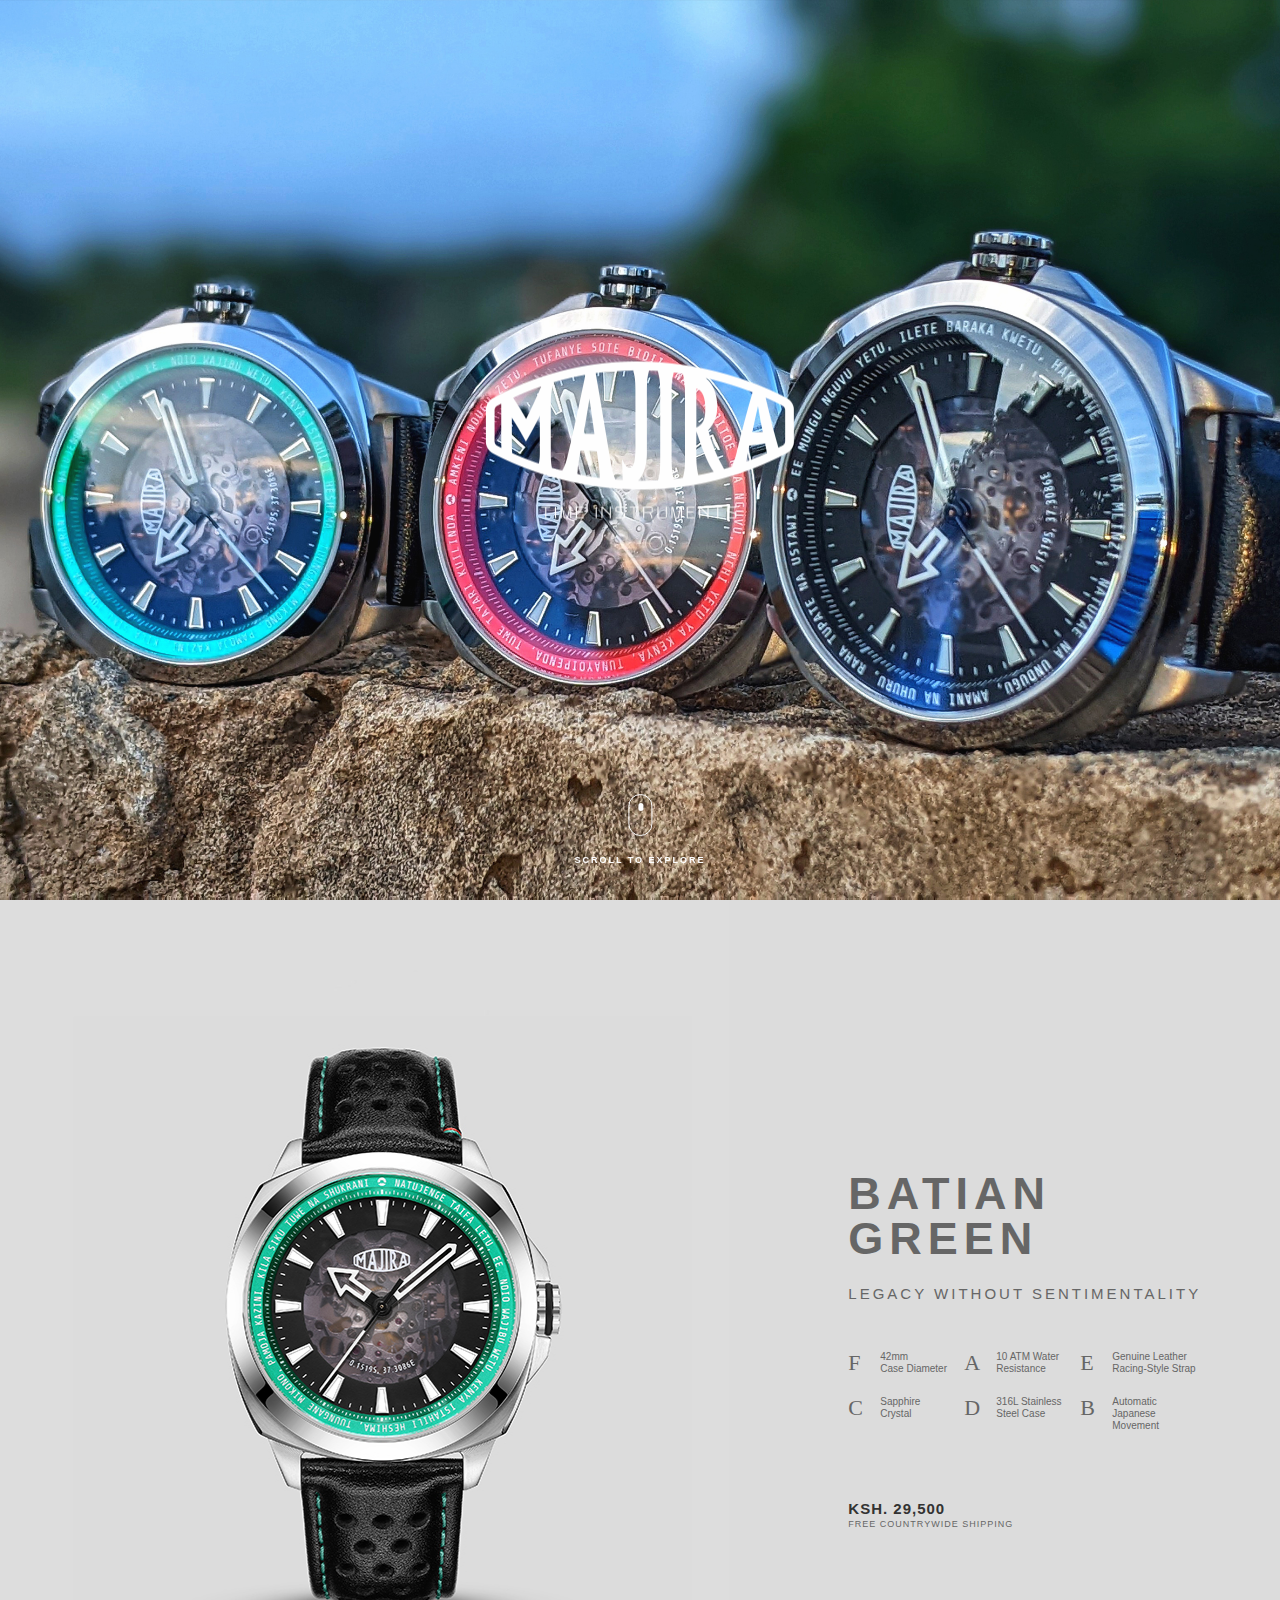
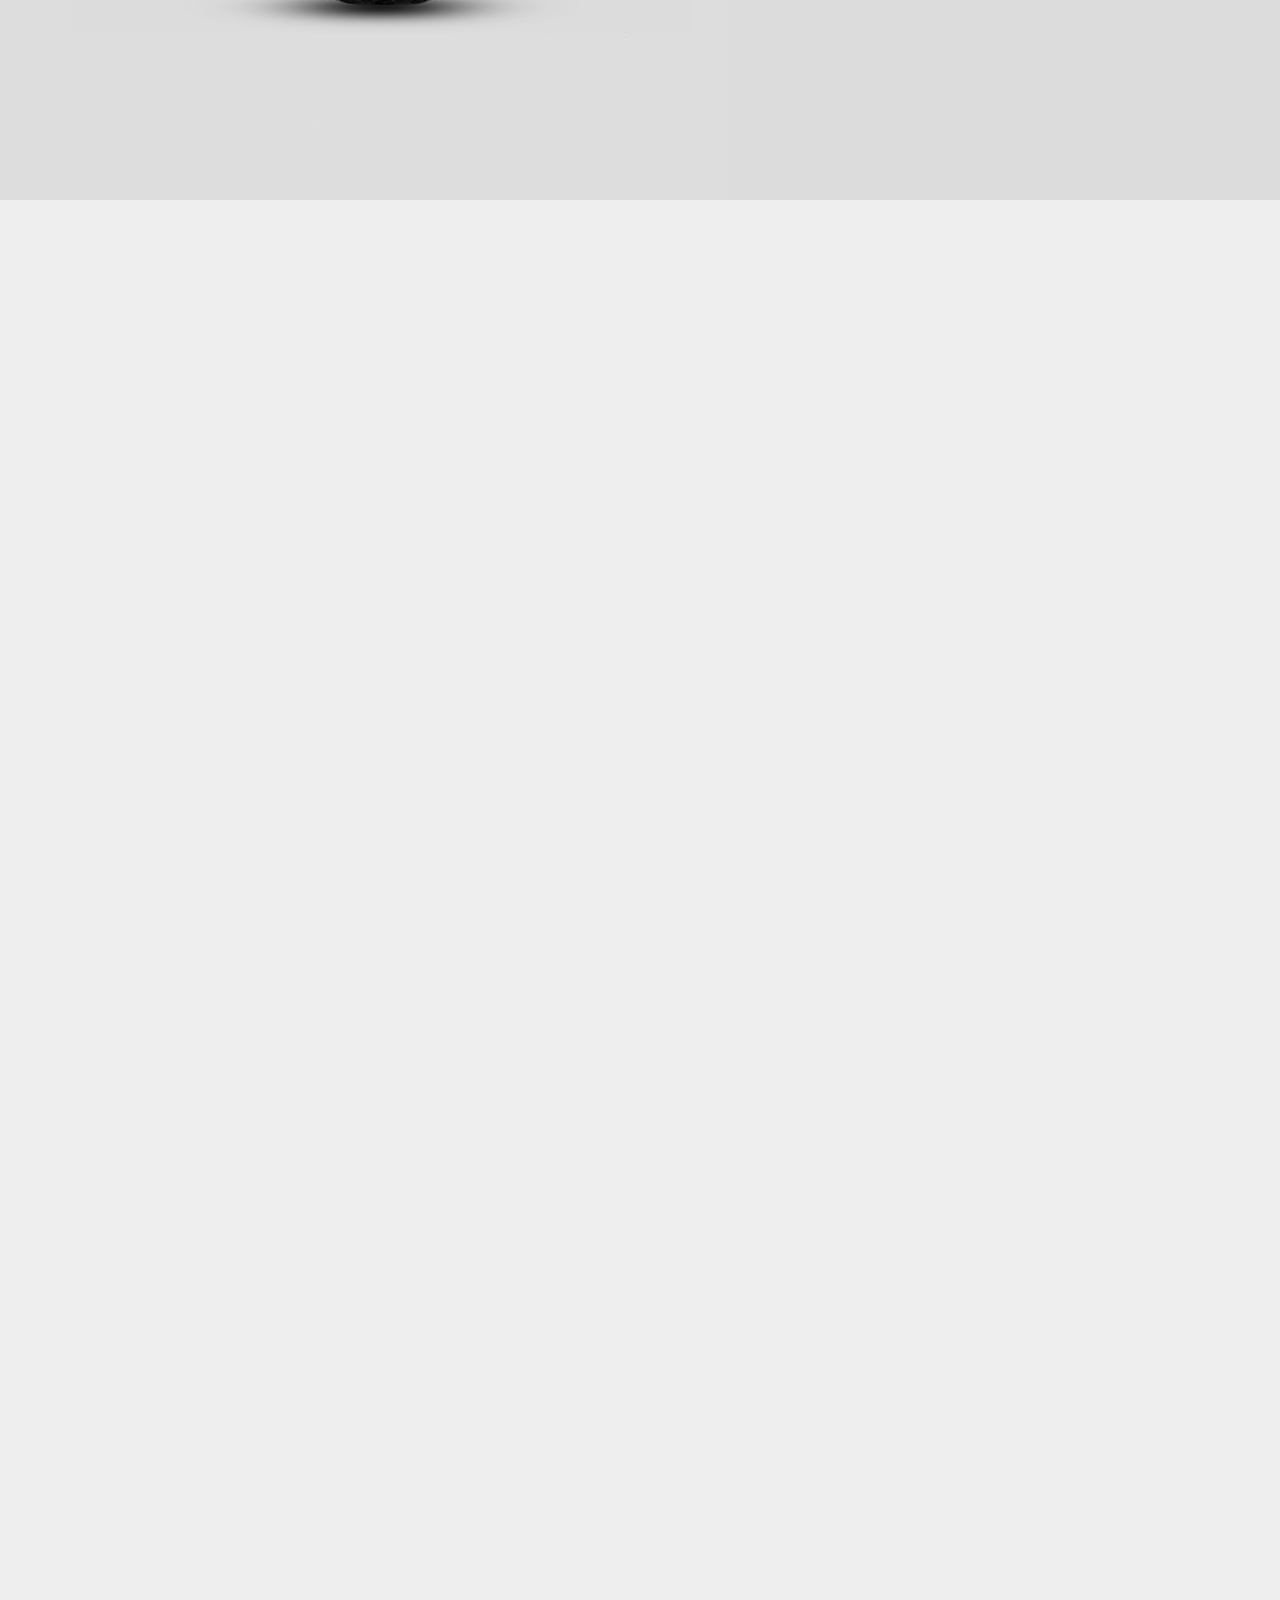
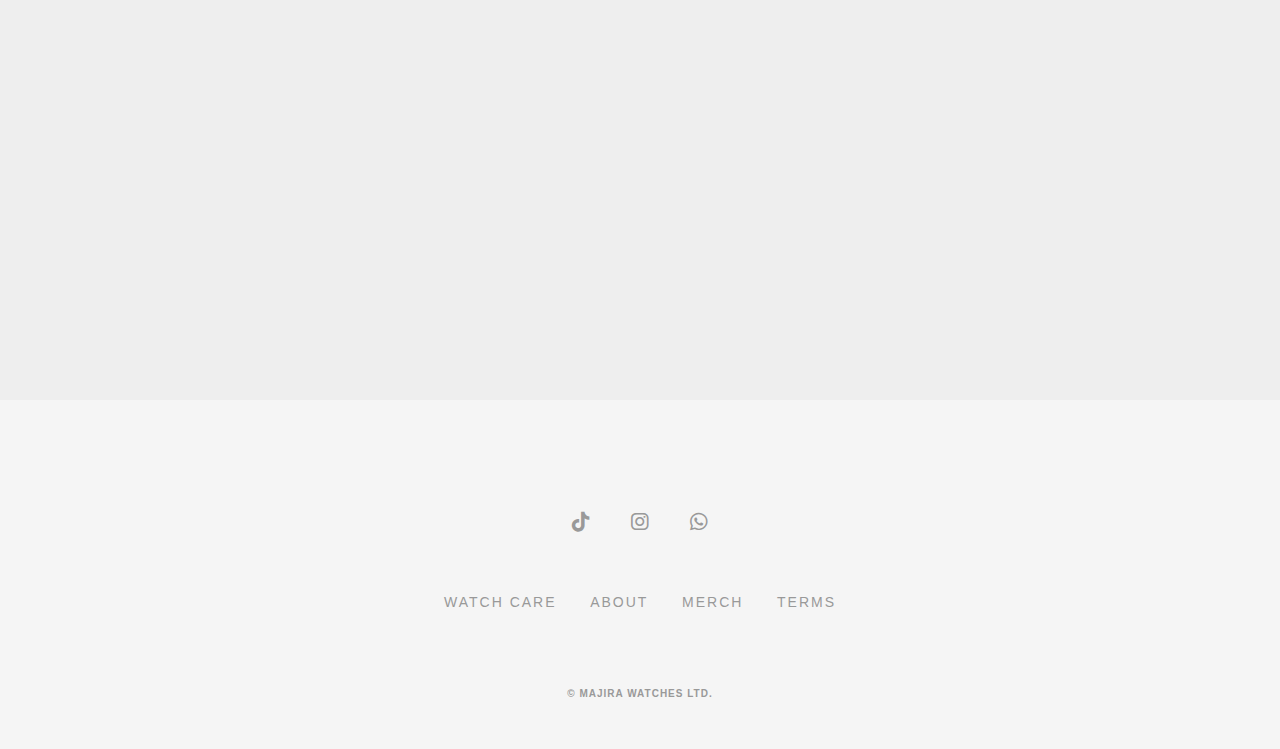
<file: index.htm>
﻿<!DOCTYPE html>
<html lang="en">
  <!--[if lt IE 7]><html class="no-js lt-ie9 lt-ie8 lt-ie7" lang="en"> <![endif]-->
  <!--[if IE 7]><html class="no-js lt-ie9 lt-ie8" lang="en"> <![endif]-->
  <!--[if IE 8]><html class="no-js lt-ie9" lang="en"> <![endif]-->
  <!--[if IE 9 ]><html class="ie9 no-js"> <![endif]-->
  <!--[if (gt IE 9)|!(IE)]><!--> <html class="no-js"> <!--<![endif]--> 

  <head>

    <meta charset="utf-8">
    <link rel="canonical" href="index.htm">
    <meta name="viewport" content="width=device-width, initial-scale=1.0, maximum-scale=1.0">
	<meta name="google-site-verification" content="#">

  <link href="font-awesome/6.7.2/css/fontawesome.min.css" rel="stylesheet">
  <link href="font-awesome/6.7.2/css/brands.min.css" rel="stylesheet">
  <link href="font-awesome/6.7.2/css/regular.min.css" rel="stylesheet">
    <title>
      Majira Watches
    </title>

    <!--[if IE]><meta http-equiv='X-UA-Compatible' content='IE=edge,chrome=1'><![endif]-->
    <link rel="shortcut icon" href="assets/favicon.png?v=97155308125448073561551188982">


    <!-- CSS -->
    <link href="assets/plugins.css?v=147319929152719415571551189001" rel="stylesheet" type="text/css" media="all">
    <link href="assets/style.css?v=93372595631350229181562673190" rel="stylesheet" type="text/css" media="all">
    <link href="assets/ie.css?v=57303139665899733351551188990" rel="stylesheet" type="text/css" media="all">

    <script src="jquery-latest.min.js" type="text/javascript"></script>

</head>

  <body class="home appear-animate" data-hijacking="off" data-animation="parallax">


    <div class="page-loader">
      <div class="loading-clock"><span></span><span></span></div>
    </div>

<header>
  <div class="container-fluid">
    <div class="row">
      <div class="nav-trigger"> 
      </div>
      <div class="logo">
        <a href="index.htm"></a>
      </div>
    </div>
  </div>
</header>

<div id="panels">

  <section id="hero-1" class="cd-section visible">
    <div class="top-hero">
      <div>
        <img src="assets/logo1.png?v=133775967268780120591551188993" alt="Majira">
      </div>
    </div>
    <span class="scroll-btn">
      <a href="#hero-2">
        <span class="mouse">
          <span>
          </span>
        </span>
      </a>
      <p>Scroll to explore</p>
    </span>
  </section>

  
  <section id="hero-topo" class="cd-section">
    <div class="container-fluid">
      <div class="col-md-7 hero-image" onclick="location.href='/majira-test/collections/batian_black.html';" style="background-image:url(assets/batian_black.jpg);"></div>
      <div class="col-md-4 col-md-offset-1 hero-content">
        <h2><a href="collections/batian_black.html">BATIAN BLACK</a></h2>
        <p>Before responsibility, there's alignment</p>
        <div class="icons clearfix">
          <span>
            <i class="icon-diameter"></i>
            42mm<br>Case Diameter
          </span>
          <span>
            <i class="icon-water"></i>
            10 ATM Water<br>Resistance
          </span>
          <span>
            <i class="icon-leather"></i>
            Genuine Leather<br>Racing-Style Strap
          </span>
          <span>
            <i class="icon-sapphire"></i>
            Sapphire<br> Crystal
          </span>
          <span>
            <i class="icon-case"></i>
            316L Stainless<br>Steel Case
          </span>
          <span>
            <i class="icon-watchwork"></i>
            Automatic<br>Japanese Movement
          </span>
        </div>
        <span class="price">Ksh. 29,500</span>
        <span class="shipping">Free countrywide shipping</span>
        <a href="https://wa.me/254728008888?text=Hi%2C%0AI'd%20like%20to%20order%20a%20Batian%20Black%20Watch." class="long-btn" id="openPopup">Acquire<i class="ti ti-angle-right"></i></a>
      </div>
    </div>
  </section>

    <section id="hero-topo" class="cd-section">
    <div class="container-fluid">
      <div class="col-md-7 hero-image" onclick="location.href='/majira-test/collections/batian_red.html';" style="background-image:url(assets/batian_red.jpg);"></div>
      <div class="col-md-4 col-md-offset-1 hero-content">
        <h2><a href="collections/batian_red.html">BATIAN RED</a></h2>
        <p>Work is not noise. It is continuity</p>
        <div class="icons clearfix">
          <span>
            <i class="icon-diameter"></i>
            42mm<br>Case Diameter
          </span>
          <span>
            <i class="icon-water"></i>
            10 ATM Water<br>Resistance
          </span>
          <span>
            <i class="icon-leather"></i>
            Genuine Leather<br>Racing-Style Strap
          </span>
          <span>
            <i class="icon-sapphire"></i>
            Sapphire<br> Crystal
          </span>
          <span>
            <i class="icon-case"></i>
            316L Stainless<br>Steel Case
          </span>
          <span>
            <i class="icon-watchwork"></i>
            Automatic<br>Japanese Movement
          </span>
        </div>
        <span class="price">Ksh. 29,500</span>
        <span class="shipping">Free countrywide shipping</span>
        <a href="https://wa.me/254728008888?text=Hi%2C%0AI'd%20like%20to%20order%20a%20Batian%20Red%20Watch." class="long-btn" id="openPopup">Acquire<i class="ti ti-angle-right"></i></a>
      </div>
    </div>
  </section>

    <section id="hero-topo" class="cd-section">
    <div class="container-fluid">
      <div class="col-md-7 hero-image" onclick="location.href='/majira-test/collections/batian_green.html';" style="background-image:url(assets/batian_green.jpg);"></div>
      <div class="col-md-4 col-md-offset-1 hero-content">
        <h2><a href="collections/batian_green.html">BATIAN GREEN</a></h2>
        <p>Legacy without sentimentality</p>
        <div class="icons clearfix">
          <span>
            <i class="icon-diameter"></i>
            42mm<br>Case Diameter
          </span>
          <span>
            <i class="icon-water"></i>
            10 ATM Water<br>Resistance
          </span>
          <span>
            <i class="icon-leather"></i>
            Genuine Leather<br>Racing-Style Strap
          </span>
          <span>
            <i class="icon-sapphire"></i>
            Sapphire<br> Crystal
          </span>
          <span>
            <i class="icon-case"></i>
            316L Stainless<br>Steel Case
          </span>
          <span>
            <i class="icon-watchwork"></i>
            Automatic<br>Japanese Movement
          </span>
        </div>
        <span class="price">Ksh. 29,500</span>
        <span class="shipping">Free countrywide shipping</span>
        <a href="https://wa.me/254728008888?text=Hi%2C%0AI'd%20like%20to%20order%20a%20Batian%20Green%20Watch." class="long-btn" id="openPopup">Acquire<i class="ti ti-angle-right"></i></a>
      </div>
    </div>
  </section>
</div>

<footer data-midnight="inverted">
  <div class="social">
            <a href="https://www.tiktok.com/@majira_watches" target="_blank"><i class="fa-brands fa-tiktok"></i></a>
            <a href="https://instagram.com//majira_watches" target="_blank"><i class="fa-brands fa-instagram"></i></a>
            <a href="https://wa.me/254728008888?text=Hi%20guys." target="_blank"><i class="fa-brands fa-whatsapp"></i></a>
        </div>

      <div class="footer-nav">
        
        <ul class="clearlist">          
          <li><a href="pages/care.html" title="">Watch Care</a></li>

          <li><a href="pages/about.html" title="">About</a></li>
          
          <li><a href="pages/merch.html" title="">Merch</a></li>
          
          <li><a href="pages/terms.html" title="">Terms</a></li>
        </ul>
      </div>
      <p>© Majira Watches Ltd.</p>

</footer>
</div>


<script>

</script>


    <!-- JS -->
    <script src="assets/plugins.js?v=82513956777347212361551188996" type="text/javascript"></script>
    <script src="assets/panels.js?v=64232665179056349811551188995" type="text/javascript"></script>
    <script src="assets/shop.js?v=4911916212323972981551190217" type="text/javascript"></script>
    

</script>
<!-- END app snippet -->


</div></body>
  </html></html>
</file>
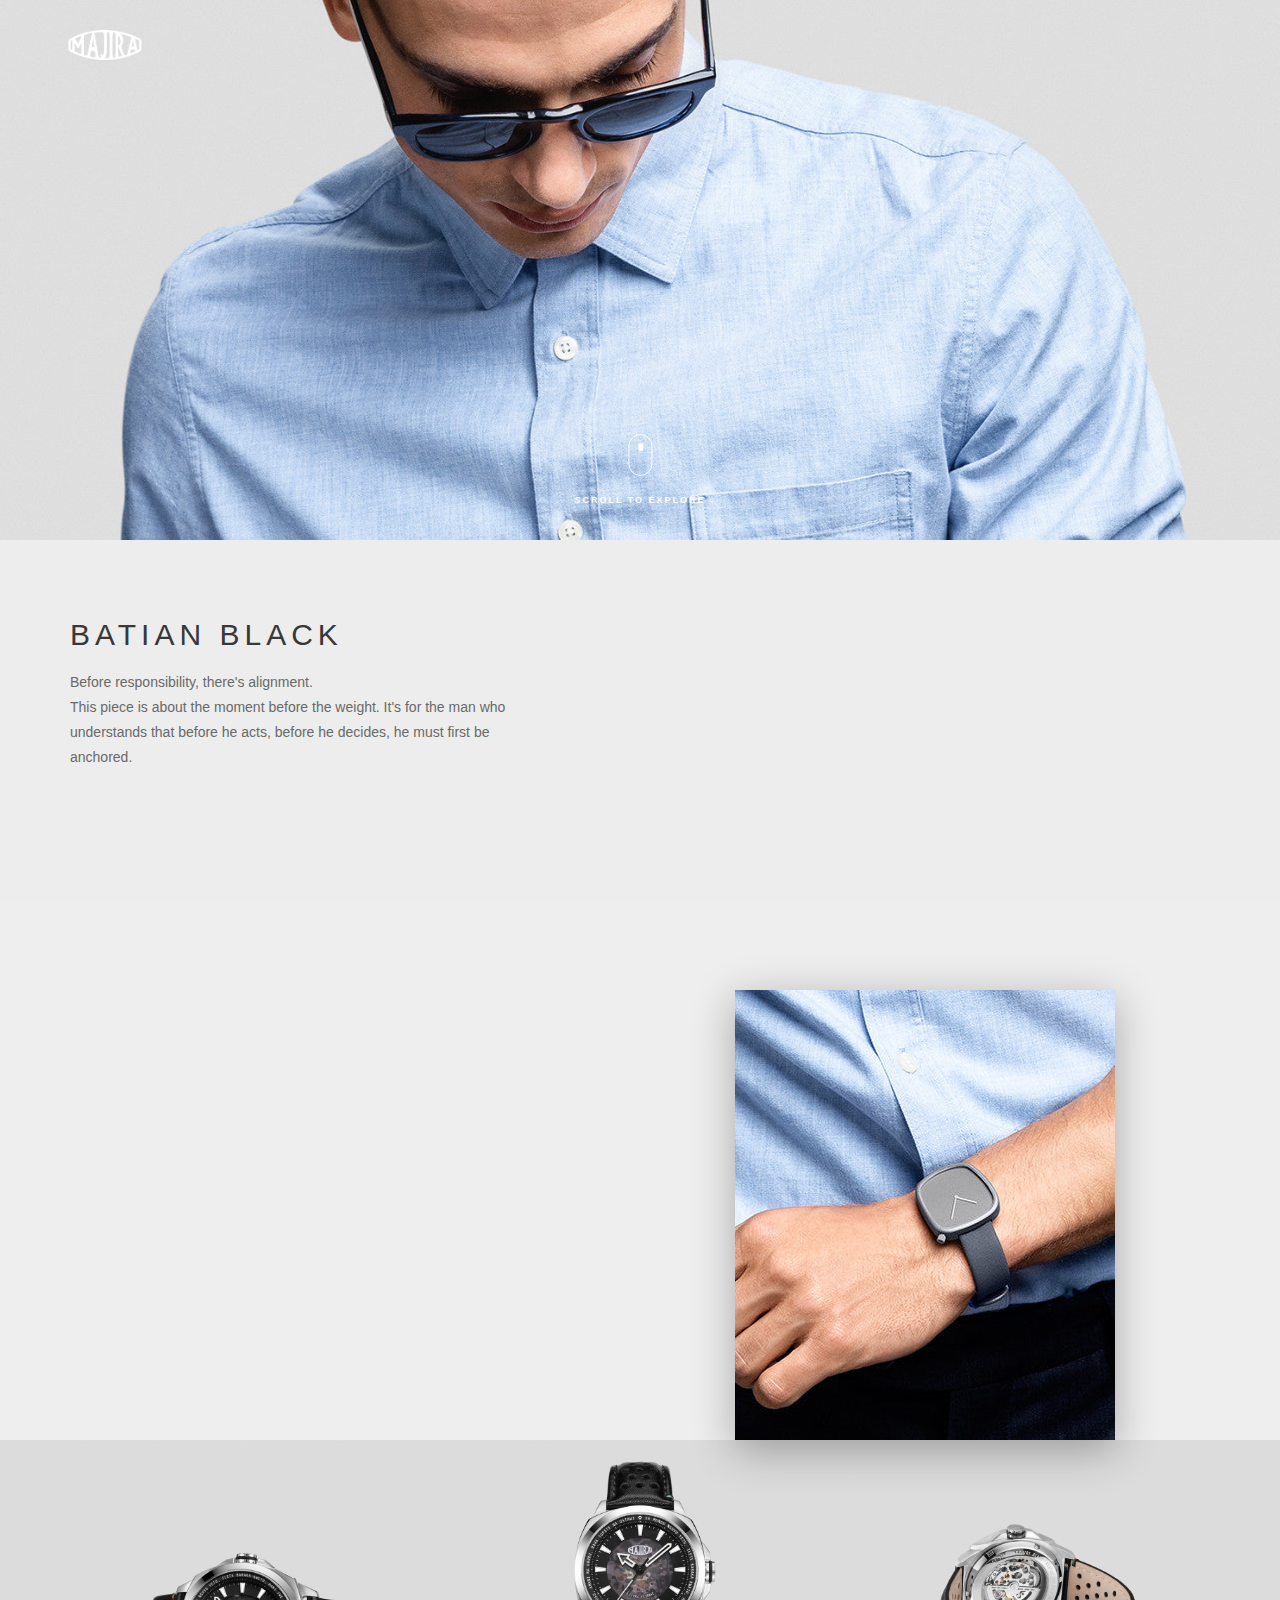
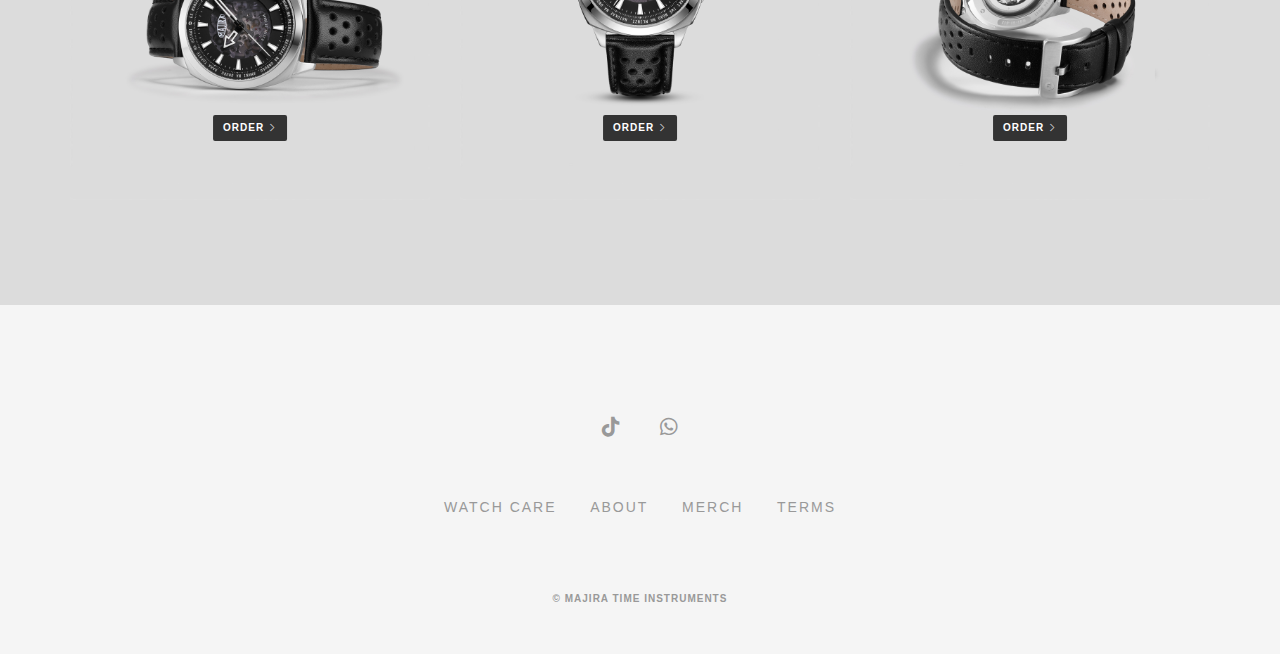
<file: collections/batian_black.html>
﻿<!DOCTYPE html>
<html lang="en">
  <!--[if lt IE 7]><html class="no-js lt-ie9 lt-ie8 lt-ie7" lang="en"> <![endif]-->
  <!--[if IE 7]><html class="no-js lt-ie9 lt-ie8" lang="en"> <![endif]-->
  <!--[if IE 8]><html class="no-js lt-ie9" lang="en"> <![endif]-->
  <!--[if IE 9 ]><html class="ie9 no-js"> <![endif]-->
  <!--[if (gt IE 9)|!(IE)]><!--> <html class="no-js"> <!--<![endif]--> 

  <head>

    <meta charset="utf-8">
    <link rel="canonical" href="taifa.html">
    <meta name="viewport" content="width=device-width, initial-scale=1.0, maximum-scale=1.0">
	<meta name="google-site-verification" content="#">

  <link href="../font-awesome/6.7.2/css/fontawesome.min.css" rel="stylesheet">
  <link href="../font-awesome/6.7.2/css/brands.min.css" rel="stylesheet">
  
    <title>
      MTI - Batian
    </title>

    <!--[if IE]><meta http-equiv='X-UA-Compatible' content='IE=edge,chrome=1'><![endif]-->
    <link rel="shortcut icon" href="../assets/favicon.png?v=97155308125448073561551188982">
    <!-- CSS -->
    <link href="../assets/plugins.css?v=147319929152719415571551189001" rel="stylesheet" type="text/css" media="all">
    <link href="../assets/style.css?v=93372595631350229181562673190" rel="stylesheet" type="text/css" media="all">
    <link href="../assets/ie.css?v=57303139665899733351551188990" rel="stylesheet" type="text/css" media="all">

    <script src="../jquery-latest.min.js" type="text/javascript"></script>
  </head>

  <body class=" appear-animate" data-hijacking="off" data-animation="parallax">


    <div class="page-loader">
      <div class="loading-clock"><span></span><span></span></div>
    </div>

    
<header>
  <div class="container-fluid">
    <div class="row">
      <div class="nav-trigger"> 
        <a href="#">
        </a> 
      </div>
      <div class="logo">
        <a href="../index.htm"></a>
      </div>
  </div>
</header>


    <section id="collection-header">

  <div class="collection-image js-height-collection hidden-xs" style="position:relative; background-image:url(

../assets/pebble_collection.jpg

);">
  
    <span class="scroll-btn">
      <a href="#collection">
        <span class="mouse">
          <span>
          </span>
        </span>
      </a>
      <p>Scroll to explore</p>
    </span>
    
  </div>
  <div class="collection-image js-height-collection visible-xs" style="position:relative; background-image:url(

../assets/pebble_collection_2.jpg
);">
  
    <span class="scroll-btn">
      <a href="#collection">
        <span class="mouse">
          <span>
          </span>
        </span>
      </a>
      <p>Scroll to explore</p>
    </span>
    
  </div>
  <div class="container" data-midnight="inverted">
    <div class="col-md-5 content">
      <h1>Batian Black</h1>
      <p>Before responsibility, there's alignment.<br>This piece is about the moment before the weight. It's for the man who understands that before he acts, before he decides, he must first be anchored.</p>
    </div>
    <div class="col-md-4 col-md-offset-2 image hidden-xs hidden-sm" style="background-image:url(../assets/pebble_collection_2.jpg

);"></div>
  
  </div>

</section>

<section id="collection">

  <div class="container">

    <!-- products -->
    <div class="row products">
      
<!-- item -->
<div class="col-md-4 col-sm-6 item" id="product-5973962435">
    <img src="../shop/products/batian_black_01.jpg" alt="Taifa">
  </a>
  <a href="https://wa.me/254725347302?text=Hi%2C%0AI'd%20like%20to%20order%20a%20Batian%20Black%20Watch." class="view-more">Order <i class="ti ti-angle-right"></i></a>
  <div class="details">
  </div>

</div>
      
<!-- item -->
<div class="col-md-4 col-sm-6 item" id="product-5973962435">
    <img src="../shop/products/batian_black_02.jpg" alt="Taifa">
  </a>
  <a href="https://wa.me/254725347302?text=Hi%2C%0AI'd%20like%20to%20order%20a%20Batian%20Black%20Watch." class="view-more">Order <i class="ti ti-angle-right"></i></a>
  <div class="details">
  </div>

</div>
      
<!-- item -->
<div class="col-md-4 col-sm-6 item" id="product-5973962435">
    <img src="../shop/products/batian_black_03.jpg" alt="Taifa">
  </a>
  <a href="https://wa.me/254725347302?text=Hi%2C%0AI'd%20like%20to%20order%20a%20Batian%20Black%20Watch." class="view-more">Order <i class="ti ti-angle-right"></i></a>
  <div class="details">
  </div>

</div>
      
    </div>
    <!-- products#end -->

  </div>    

</section>

    
<footer data-midnight="inverted">
  <div class="social">
            <a href="https://www.tiktok.com/@majira.watches" target="_blank"><i class="fa-brands fa-tiktok"></i></a>
            <a href="https://wa.me/254725347302?text=Hi%20guys." target="_blank"><i class="fa-brands fa-whatsapp"></i></a>
        </div>

      <div class="footer-nav">
        
        <ul class="clearlist">          
          <li><a href="../pages/care.html" title="">Watch Care</a></li>

          <li><a href="../pages/about.html" title="">About</a></li>
          
          <li><a href="../pages/merch.html" title="">Merch</a></li>
          
          <li><a href="../pages/terms.html" title="">Terms</a></li>
        </ul>
      </div>
      <p>© Majira Time Instruments</p>

</footer>

<!-- JS -->
    <script src="../assets/plugins.js?v=82513956777347212361551188996" type="text/javascript"></script>
    <script src="../assets/panels.js?v=64232665179056349811551188995" type="text/javascript"></script>
    <script src="../assets/shop.js?v=4911916212323972981551190217" type="text/javascript"></script>
    
</script>
<!-- END app snippet -->


</div></body>
  </html></html>
</file>
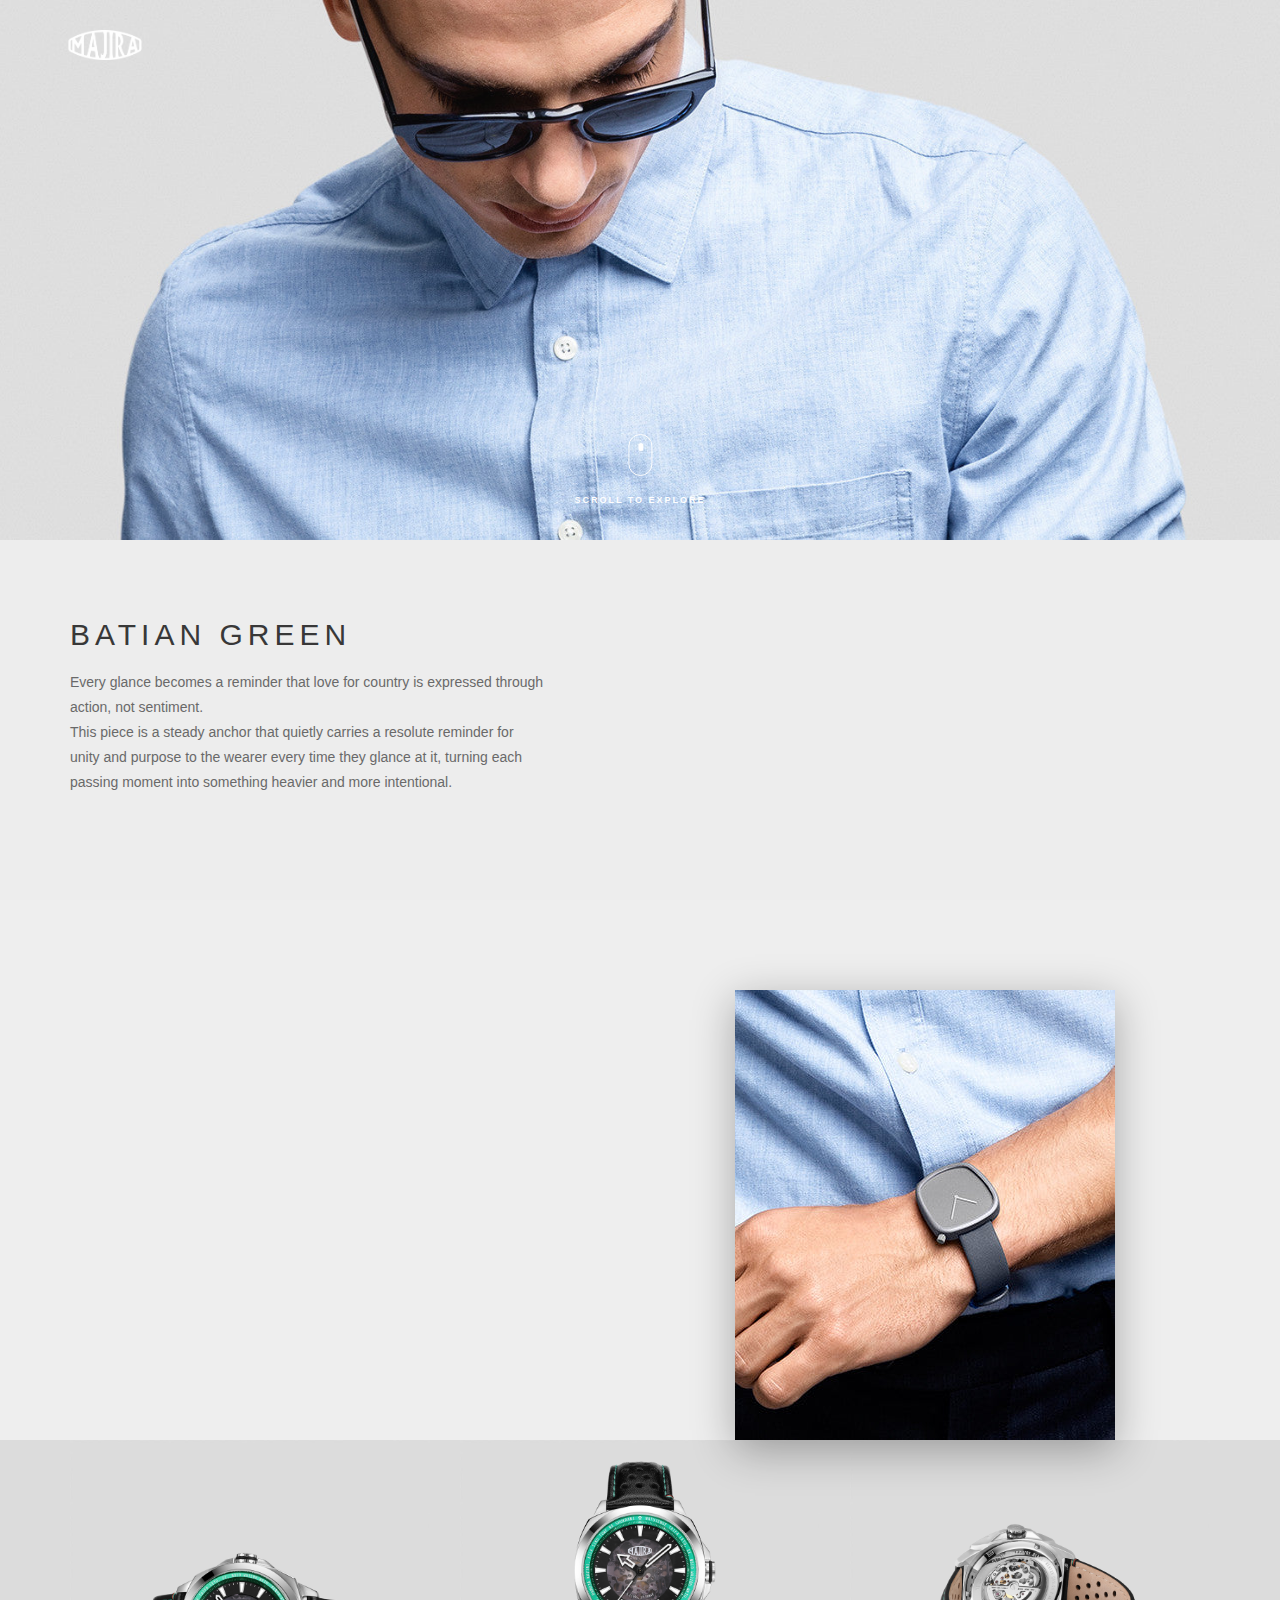
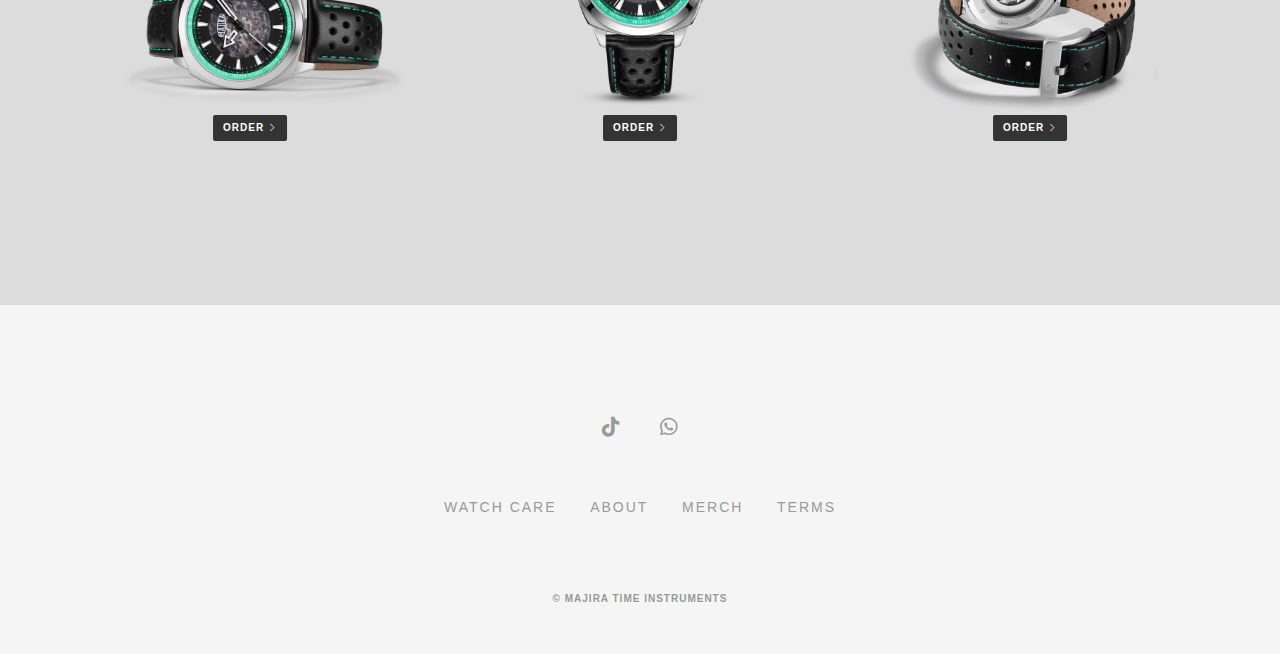
<file: collections/batian_green.html>
﻿<!DOCTYPE html>
<html lang="en">
  <!--[if lt IE 7]><html class="no-js lt-ie9 lt-ie8 lt-ie7" lang="en"> <![endif]-->
  <!--[if IE 7]><html class="no-js lt-ie9 lt-ie8" lang="en"> <![endif]-->
  <!--[if IE 8]><html class="no-js lt-ie9" lang="en"> <![endif]-->
  <!--[if IE 9 ]><html class="ie9 no-js"> <![endif]-->
  <!--[if (gt IE 9)|!(IE)]><!--> <html class="no-js"> <!--<![endif]--> 

  <head>

    <meta charset="utf-8">
    <link rel="canonical" href="taifa.html">
    <meta name="viewport" content="width=device-width, initial-scale=1.0, maximum-scale=1.0">
	<meta name="google-site-verification" content="#">

  <link href="../font-awesome/6.7.2/css/fontawesome.min.css" rel="stylesheet">
  <link href="../font-awesome/6.7.2/css/brands.min.css" rel="stylesheet">
  
    <title>
      MTI - Batian
    </title>

    <!--[if IE]><meta http-equiv='X-UA-Compatible' content='IE=edge,chrome=1'><![endif]-->
    <link rel="shortcut icon" href="../assets/favicon.png?v=97155308125448073561551188982">
    <!-- CSS -->
    <link href="../assets/plugins.css?v=147319929152719415571551189001" rel="stylesheet" type="text/css" media="all">
    <link href="../assets/style.css?v=93372595631350229181562673190" rel="stylesheet" type="text/css" media="all">
    <link href="../assets/ie.css?v=57303139665899733351551188990" rel="stylesheet" type="text/css" media="all">

    <script src="../jquery-latest.min.js" type="text/javascript"></script>
  </head>

  <body class=" appear-animate" data-hijacking="off" data-animation="parallax">


    <div class="page-loader">
      <div class="loading-clock"><span></span><span></span></div>
    </div>

    
<header>
  <div class="container-fluid">
    <div class="row">
      <div class="nav-trigger"> 
        <a href="#">
        </a> 
      </div>
      <div class="logo">
        <a href="../index.htm"></a>
      </div>
  </div>
</header>


    <section id="collection-header">

  <div class="collection-image js-height-collection hidden-xs" style="position:relative; background-image:url(

../assets/pebble_collection.jpg

);">
  
    <span class="scroll-btn">
      <a href="#collection">
        <span class="mouse">
          <span>
          </span>
        </span>
      </a>
      <p>Scroll to explore</p>
    </span>
    
  </div>
  <div class="collection-image js-height-collection visible-xs" style="position:relative; background-image:url(

../assets/pebble_collection_2.jpg
);">
  
    <span class="scroll-btn">
      <a href="#collection">
        <span class="mouse">
          <span>
          </span>
        </span>
      </a>
      <p>Scroll to explore</p>
    </span>
    
  </div>
  <div class="container" data-midnight="inverted">
    <div class="col-md-5 content">
      <h1>Batian Green</h1>
      <p>Every glance becomes a reminder that love for country is expressed through action, not sentiment.<br>This piece is a steady anchor that quietly carries a resolute reminder for unity and purpose to the wearer every time they glance at it, turning each passing moment into something heavier and more intentional.</p>
    </div>
    <div class="col-md-4 col-md-offset-2 image hidden-xs hidden-sm" style="background-image:url(

../assets/pebble_collection_2.jpg

);"></div>
  
  </div>

</section>

<section id="collection">

  <div class="container">

    <!-- products -->
    <div class="row products">
      
<!-- item -->
<div class="col-md-4 col-sm-6 item" id="product-5973962435">
    <img src="../shop/products/batian_green_01.jpg" alt="Taifa">
  </a>
  <a href="https://wa.me/254725347302?text=Hi%2C%0AI'd%20like%20to%20order%20a%20Batian%20Green%20Watch." class="view-more">Order <i class="ti ti-angle-right"></i></a>
  <div class="details">
  </div>

</div>
      
<!-- item -->
<div class="col-md-4 col-sm-6 item" id="product-5973962435">
    <img src="../shop/products/batian_green_02.jpg" alt="Taifa">
  </a>
  <a href="https://wa.me/254725347302?text=Hi%2C%0AI'd%20like%20to%20order%20a%20Batian%20Green%20Watch." class="view-more">Order <i class="ti ti-angle-right"></i></a>
  <div class="details">
  </div>

</div>
      
<!-- item -->
<div class="col-md-4 col-sm-6 item" id="product-5973962435">
    <img src="../shop/products/batian_green_03.jpg" alt="Taifa">
  </a>
  <a href="https://wa.me/254725347302?text=Hi%2C%0AI'd%20like%20to%20order%20a%20Batian%20Green%20Watch." class="view-more">Order <i class="ti ti-angle-right"></i></a>
  <div class="details">
  </div>

</div>
      
    </div>
    <!-- products#end -->

  </div>    

</section>

    
<footer data-midnight="inverted">
  <div class="social">
            <a href="https://tiktok.com/" target="_blank"><i class="fa-brands fa-tiktok"></i></a>
            <a href="https://wa.me/254725347302?text=Hi%20guys." target="_blank"><i class="fa-brands fa-whatsapp"></i></a>
        </div>

      <div class="footer-nav">
        
        <ul class="clearlist">          
          <li><a href="../pages/care.html" title="">Watch Care</a></li>

          <li><a href="../pages/about.html" title="">About</a></li>
          
          <li><a href="../pages/merch.html" title="">Merch</a></li>
          
          <li><a href="../pages/terms.html" title="">Terms</a></li>
        </ul>
      </div>
      <p>© Majira Time Instruments</p>

</footer>

<!-- JS -->
    <script src="../assets/plugins.js?v=82513956777347212361551188996" type="text/javascript"></script>
    <script src="../assets/panels.js?v=64232665179056349811551188995" type="text/javascript"></script>
    <script src="../assets/shop.js?v=4911916212323972981551190217" type="text/javascript"></script>
    
</script>
<!-- END app snippet -->


</div></body>
  </html></html>
</file>
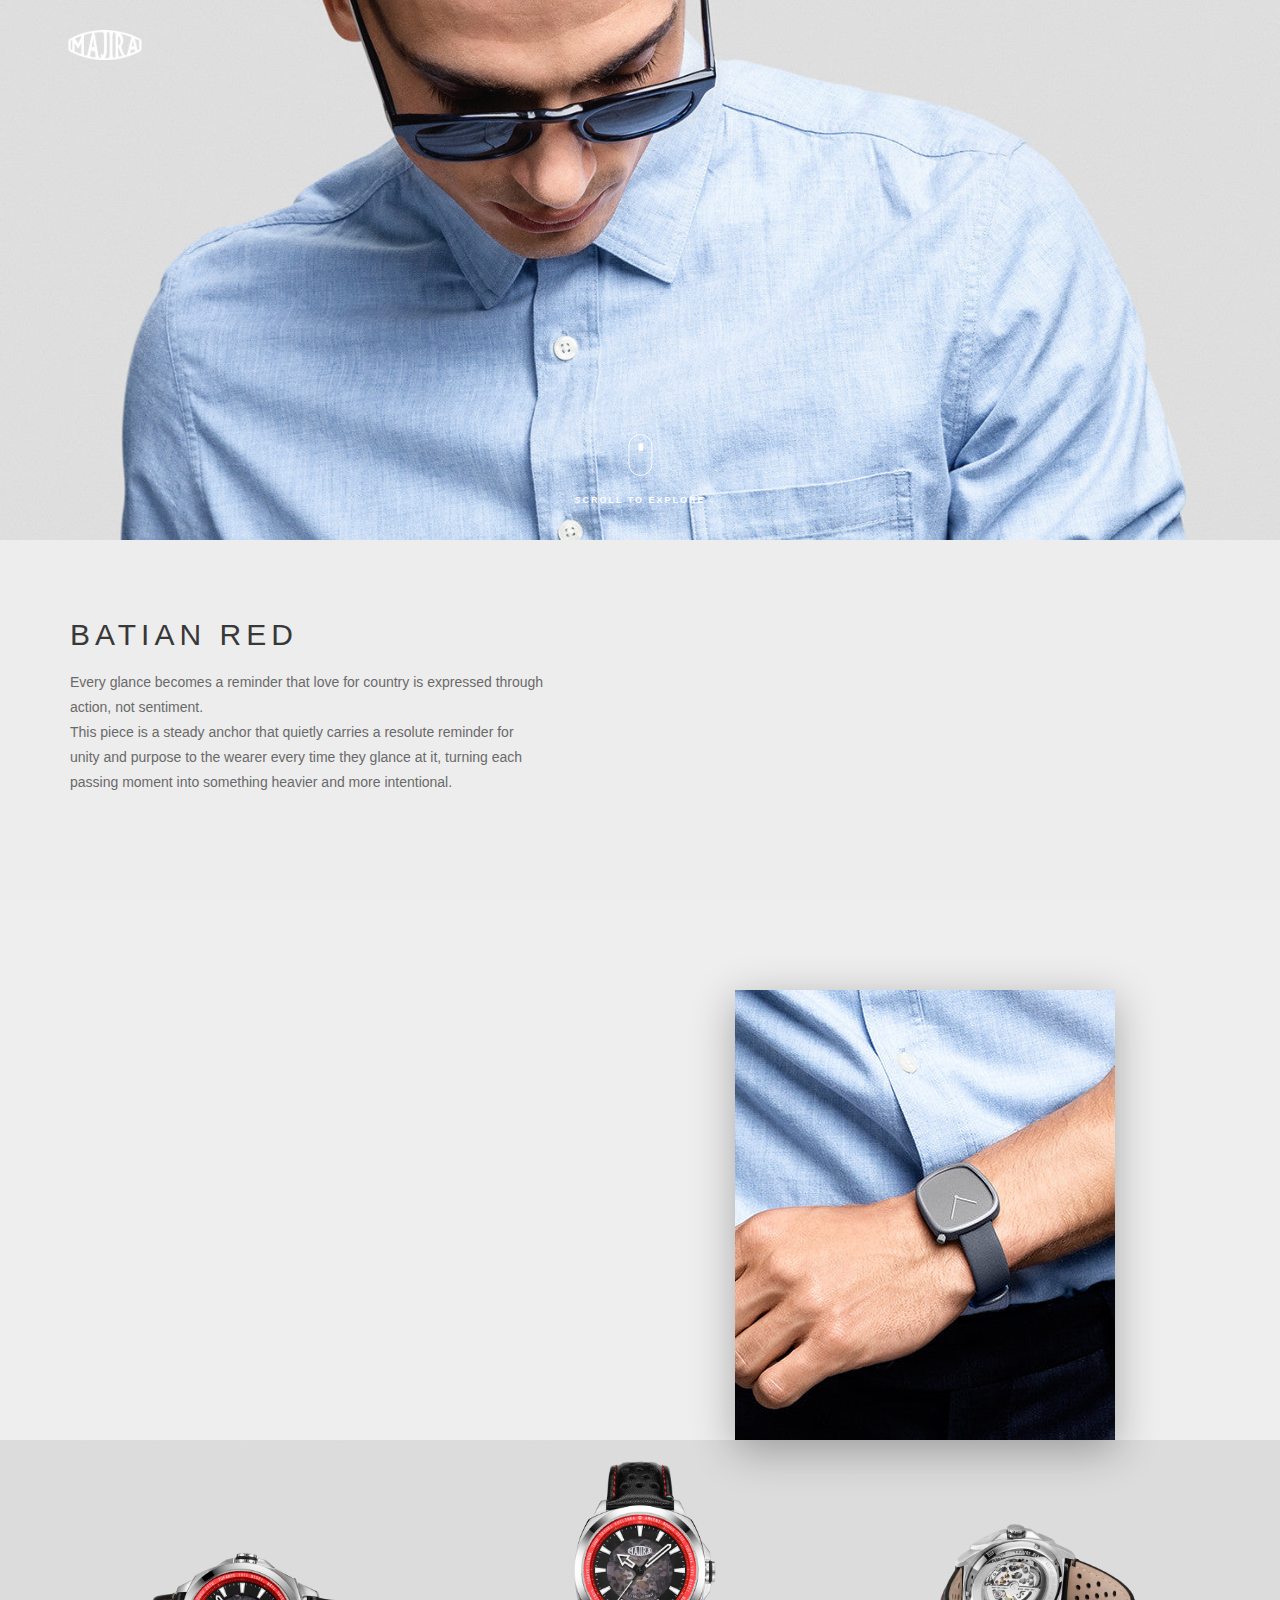
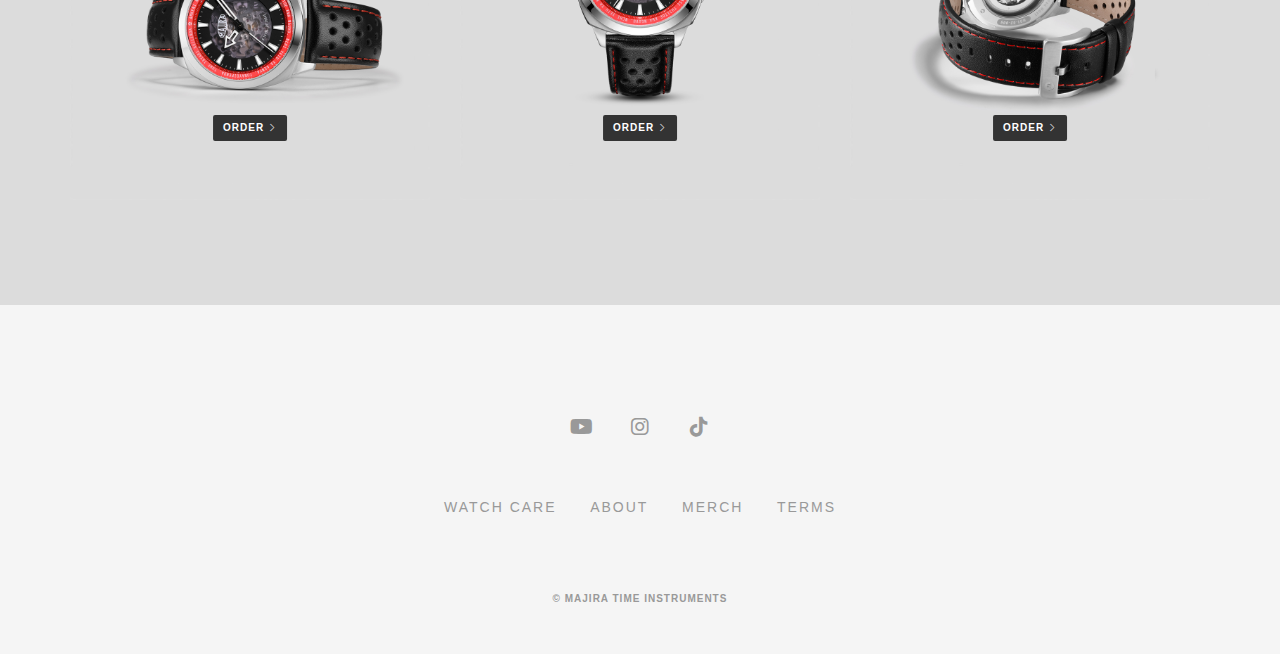
<file: collections/batian_red.html>
﻿<!DOCTYPE html>
<html lang="en">
  <!--[if lt IE 7]><html class="no-js lt-ie9 lt-ie8 lt-ie7" lang="en"> <![endif]-->
  <!--[if IE 7]><html class="no-js lt-ie9 lt-ie8" lang="en"> <![endif]-->
  <!--[if IE 8]><html class="no-js lt-ie9" lang="en"> <![endif]-->
  <!--[if IE 9 ]><html class="ie9 no-js"> <![endif]-->
  <!--[if (gt IE 9)|!(IE)]><!--> <html class="no-js"> <!--<![endif]--> 

  <head>

    <meta charset="utf-8">
    <link rel="canonical" href="taifa.html">
    <meta name="viewport" content="width=device-width, initial-scale=1.0, maximum-scale=1.0">
	<meta name="google-site-verification" content="#">

  <link href="../font-awesome/6.7.2/css/fontawesome.min.css" rel="stylesheet">
  <link href="../font-awesome/6.7.2/css/brands.min.css" rel="stylesheet">
  
    <title>
      MTI - Batian
    </title>

    <!--[if IE]><meta http-equiv='X-UA-Compatible' content='IE=edge,chrome=1'><![endif]-->
    <link rel="shortcut icon" href="../assets/favicon.png?v=97155308125448073561551188982">
    <!-- CSS -->
    <link href="../assets/plugins.css?v=147319929152719415571551189001" rel="stylesheet" type="text/css" media="all">
    <link href="../assets/style.css?v=93372595631350229181562673190" rel="stylesheet" type="text/css" media="all">
    <link href="../assets/ie.css?v=57303139665899733351551188990" rel="stylesheet" type="text/css" media="all">

    <script src="../jquery-latest.min.js" type="text/javascript"></script>
  </head>

  <body class=" appear-animate" data-hijacking="off" data-animation="parallax">


    <div class="page-loader">
      <div class="loading-clock"><span></span><span></span></div>
    </div>

    
<header>
  <div class="container-fluid">
    <div class="row">
      <div class="nav-trigger"> 
        <a href="#">
        </a> 
      </div>
      <div class="logo">
        <a href="../index.htm"></a>
      </div>
  </div>
</header>


    <section id="collection-header">

  <div class="collection-image js-height-collection hidden-xs" style="position:relative; background-image:url(

../assets/pebble_collection.jpg

);">
  
    <span class="scroll-btn">
      <a href="#collection">
        <span class="mouse">
          <span>
          </span>
        </span>
      </a>
      <p>Scroll to explore</p>
    </span>
    
  </div>
  <div class="collection-image js-height-collection visible-xs" style="position:relative; background-image:url(

../assets/pebble_collection_2.jpg
);">
  
    <span class="scroll-btn">
      <a href="#collection">
        <span class="mouse">
          <span>
          </span>
        </span>
      </a>
      <p>Scroll to explore</p>
    </span>
    
  </div>
  <div class="container" data-midnight="inverted">
    <div class="col-md-5 content">
      <h1>Batian Red</h1>
      <p>Every glance becomes a reminder that love for country is expressed through action, not sentiment.<br>This piece is a steady anchor that quietly carries a resolute reminder for unity and purpose to the wearer every time they glance at it, turning each passing moment into something heavier and more intentional.</p>
    </div>
    <div class="col-md-4 col-md-offset-2 image hidden-xs hidden-sm" style="background-image:url(

../assets/pebble_collection_2.jpg

);"></div>
  
  </div>

</section>

<section id="collection">

  <div class="container">

    <!-- products -->
    <div class="row products">
      
<!-- item -->
<div class="col-md-4 col-sm-6 item" id="product-5973962435">
    <img src="../shop/products/batian_red_01.jpg" alt="Taifa">
  </a>
  <a href="https://wa.me/254725347302?text=Hi%2C%0AI'd%20like%20to%20order%20a%20Batian%20Red%20Watch." class="view-more">Order <i class="ti ti-angle-right"></i></a>
  <div class="details">
  </div>

</div>
      
<!-- item -->
<div class="col-md-4 col-sm-6 item" id="product-5973962435">
    <img src="../shop/products/batian_red_02.jpg" alt="Taifa">
  </a>
  <a href="https://wa.me/254725347302?text=Hi%2C%0AI'd%20like%20to%20order%20a%20Batian%20Red%20Watch." class="view-more">Order <i class="ti ti-angle-right"></i></a>
  <div class="details">
  </div>

</div>
      
<!-- item -->
<div class="col-md-4 col-sm-6 item" id="product-5973962435">
    <img src="../shop/products/batian_red_03.jpg" alt="Taifa">
  </a>
  <a href="https://wa.me/254725347302?text=Hi%2C%0AI'd%20like%20to%20order%20a%20Batian%20Red%20Watch." class="view-more">Order <i class="ti ti-angle-right"></i></a>
  <div class="details">
  </div>

</div>
      
    </div>
    <!-- products#end -->

  </div>    

</section>

    
<footer data-midnight="inverted">
  <div class="social">
            <a href="https://youtube.com/" target="_blank"><i class="fa-brands fa-youtube"></i></a>
            <a href="https://instagram.com/" target="_blank"><i class="fa-brands fa-instagram"></i></a>
            <a href="https://tiktok.com/" target="_blank"><i class="fa-brands fa-tiktok"></i></a>
        </div>

      <div class="footer-nav">
        
        <ul class="clearlist">          
          <li><a href="../pages/care.html" title="">Watch Care</a></li>

          <li><a href="../pages/about.html" title="">About</a></li>
          
          <li><a href="../pages/merch.html" title="">Merch</a></li>
          
          <li><a href="../pages/terms.html" title="">Terms</a></li>
        </ul>
      </div>
      <p>© Majira Time Instruments</p>

</footer>

<!-- JS -->
    <script src="../assets/plugins.js?v=82513956777347212361551188996" type="text/javascript"></script>
    <script src="../assets/panels.js?v=64232665179056349811551188995" type="text/javascript"></script>
    <script src="../assets/shop.js?v=4911916212323972981551190217" type="text/javascript"></script>
    
</script>
<!-- END app snippet -->


</div></body>
  </html></html>
</file>
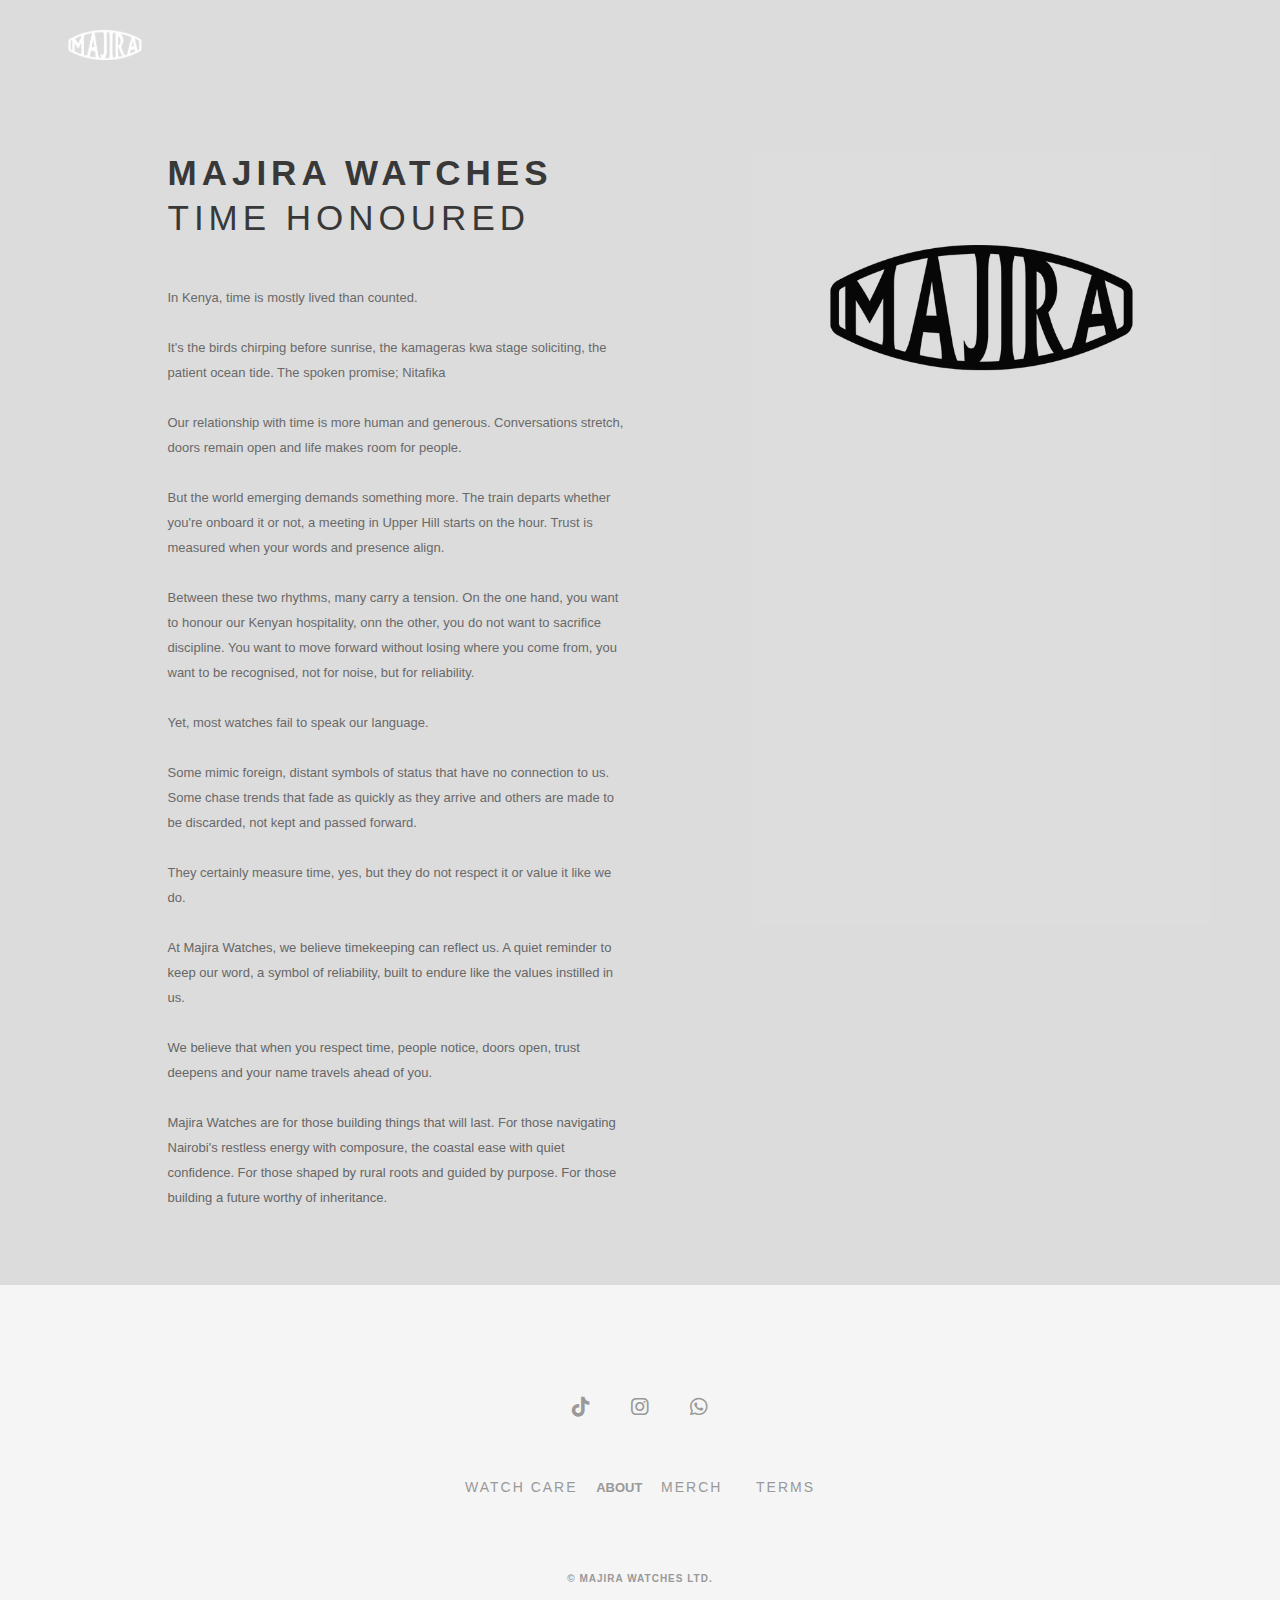
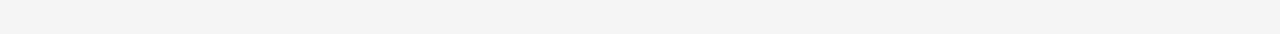
<file: pages/about.html>
﻿<!DOCTYPE html>
<html lang="en">
  <!--[if lt IE 7]><html class="no-js lt-ie9 lt-ie8 lt-ie7" lang="en"> <![endif]-->
  <!--[if IE 7]><html class="no-js lt-ie9 lt-ie8" lang="en"> <![endif]-->
  <!--[if IE 8]><html class="no-js lt-ie9" lang="en"> <![endif]-->
  <!--[if IE 9 ]><html class="ie9 no-js"> <![endif]-->
  <!--[if (gt IE 9)|!(IE)]><!--> <html class="no-js"> <!--<![endif]--> 

  <head>

    <meta charset="utf-8">
    <link rel="canonical" href="about.html">
    <meta name="viewport" content="width=device-width, initial-scale=1.0, maximum-scale=1.0">
	<meta name="google-site-verification" content="#">

  <link href="../font-awesome/6.7.2/css/fontawesome.min.css" rel="stylesheet">
  <link href="../font-awesome/6.7.2/css/brands.min.css" rel="stylesheet">
    <title>
      Majira Watches - About Us
    </title>

    <!--[if IE]><meta http-equiv='X-UA-Compatible' content='IE=edge,chrome=1'><![endif]-->
    <link rel="shortcut icon" href="../assets/favicon.png?v=97155308125448073561551188982">

    <!-- CSS -->
    <link href="../assets/plugins.css?v=147319929152719415571551189001" rel="stylesheet" type="text/css" media="all">
    <link href="../assets/style.css?v=93372595631350229181562673190" rel="stylesheet" type="text/css" media="all">
    <link href="../assets/ie.css?v=57303139665899733351551188990" rel="stylesheet" type="text/css" media="all">

    <script src="../jquery-latest.min.js" type="text/javascript"></script>

</head>

  <body class=" appear-animate" data-hijacking="off" data-animation="parallax">


    <div class="page-loader">
      <div class="loading-clock"><span></span><span></span></div>
    </div>

    
<header>
  <div class="container-fluid">
    <div class="row">
      <div class="nav-trigger"> 
      </div>
      <div class="logo">
        <a href="../index.htm"></a>
      </div>
    </div>
  </div>
</header>

<section id="about">

  <div class="container">

    <div class="row">

      <div class="col-md-5 col-md-offset-1">

        <h1><b>Majira Watches</b> Time Honoured</h1>

        <meta charset="utf-8">
<p> </p>
<p>In Kenya, time is mostly lived than counted.<br><br></p>
<p>It's the birds chirping before sunrise, the <i>kamageras</i> kwa stage soliciting, the patient ocean tide. The spoken promise; <i>Nitafika</i><br><br></p>
<p>Our relationship with time is more human and generous. Conversations stretch, doors remain open and life makes room for people.<br><br></p>
<p>But the world emerging demands something more. The train departs whether you're onboard it or not, a meeting in Upper Hill starts on the hour. Trust is measured when your words and presence align.<br><br></p>
<p>Between these two rhythms, many carry a tension. On the one hand, you want to honour our Kenyan hospitality, onn the other, you do not want to sacrifice discipline. You want to move forward without losing where you come from, you want to be recognised, not for noise, but for reliability.<br><br></p>
<p>Yet, most watches fail to speak our language.<br><br></p>
<p>Some mimic foreign, distant symbols of status that have no connection to us. Some chase trends that fade as quickly as they arrive and others are made to be discarded, not kept and passed forward.<br><br></p>
<p>They certainly measure time, yes, but they do not respect it or value it like we do.<br><br></p>
<p>At Majira Watches, we believe timekeeping can reflect us. A quiet reminder to keep our word, a symbol of reliability, built to endure like the values instilled in us.<br><br></p>
<p>We believe that when you respect time, people notice, doors open, trust deepens and your name travels ahead of you.<br><br></p>
<p>Majira Watches are for those building things that will last. For those navigating Nairobi's restless energy with composure, the coastal ease with quiet confidence. For those shaped by rural roots and guided by purpose. For those building a future worthy of inheritance.<br><br></p>
<p> <br><br></p>

      </div>

      <div class="col-md-5 col-md-offset-1 hidden-xs" style="margin-top:150px;">

        <img src="../assets/majira-about.jpg" alt="">

      </div>

    </div>

  </div>

</section>

<footer data-midnight="inverted">
  <div class="social">
            <a href="https://www.tiktok.com/@majira_watches" target="_blank"><i class="fa-brands fa-tiktok"></i></a>
            <a href="https://instagram.com//majira_watches" target="_blank"><i class="fa-brands fa-instagram"></i></a>
            <a href="https://wa.me/254728008888?text=Hi%20guys." target="_blank"><i class="fa-brands fa-whatsapp"></i></a>
        </div>

      <div class="footer-nav">
        
        <ul class="clearlist">          
          <li><a href="../pages/care.html" title="">Watch Care</a></li>

          <li><b>ABOUT</b></li>
          
          <li><a href="../pages/merch.html" title="">Merch</a></li>
          
          <li><a href="../pages/terms.html" title="">Terms</a></li>
        </ul>
      </div>
      <p>© Majira Watches Ltd.</p>

</footer>
</div>
<script>

</script>


    <!-- JS -->
    <script src="../assets/plugins.js?v=82513956777347212361551188996" type="text/javascript"></script>
    <script src="../assets/panels.js?v=64232665179056349811551188995" type="text/javascript"></script>
    <script src="../assets/shop.js?v=4911916212323972981551190217" type="text/javascript"></script>
    

</script>
<!-- END app snippet -->


</div></body>
  </html></html>
</file>
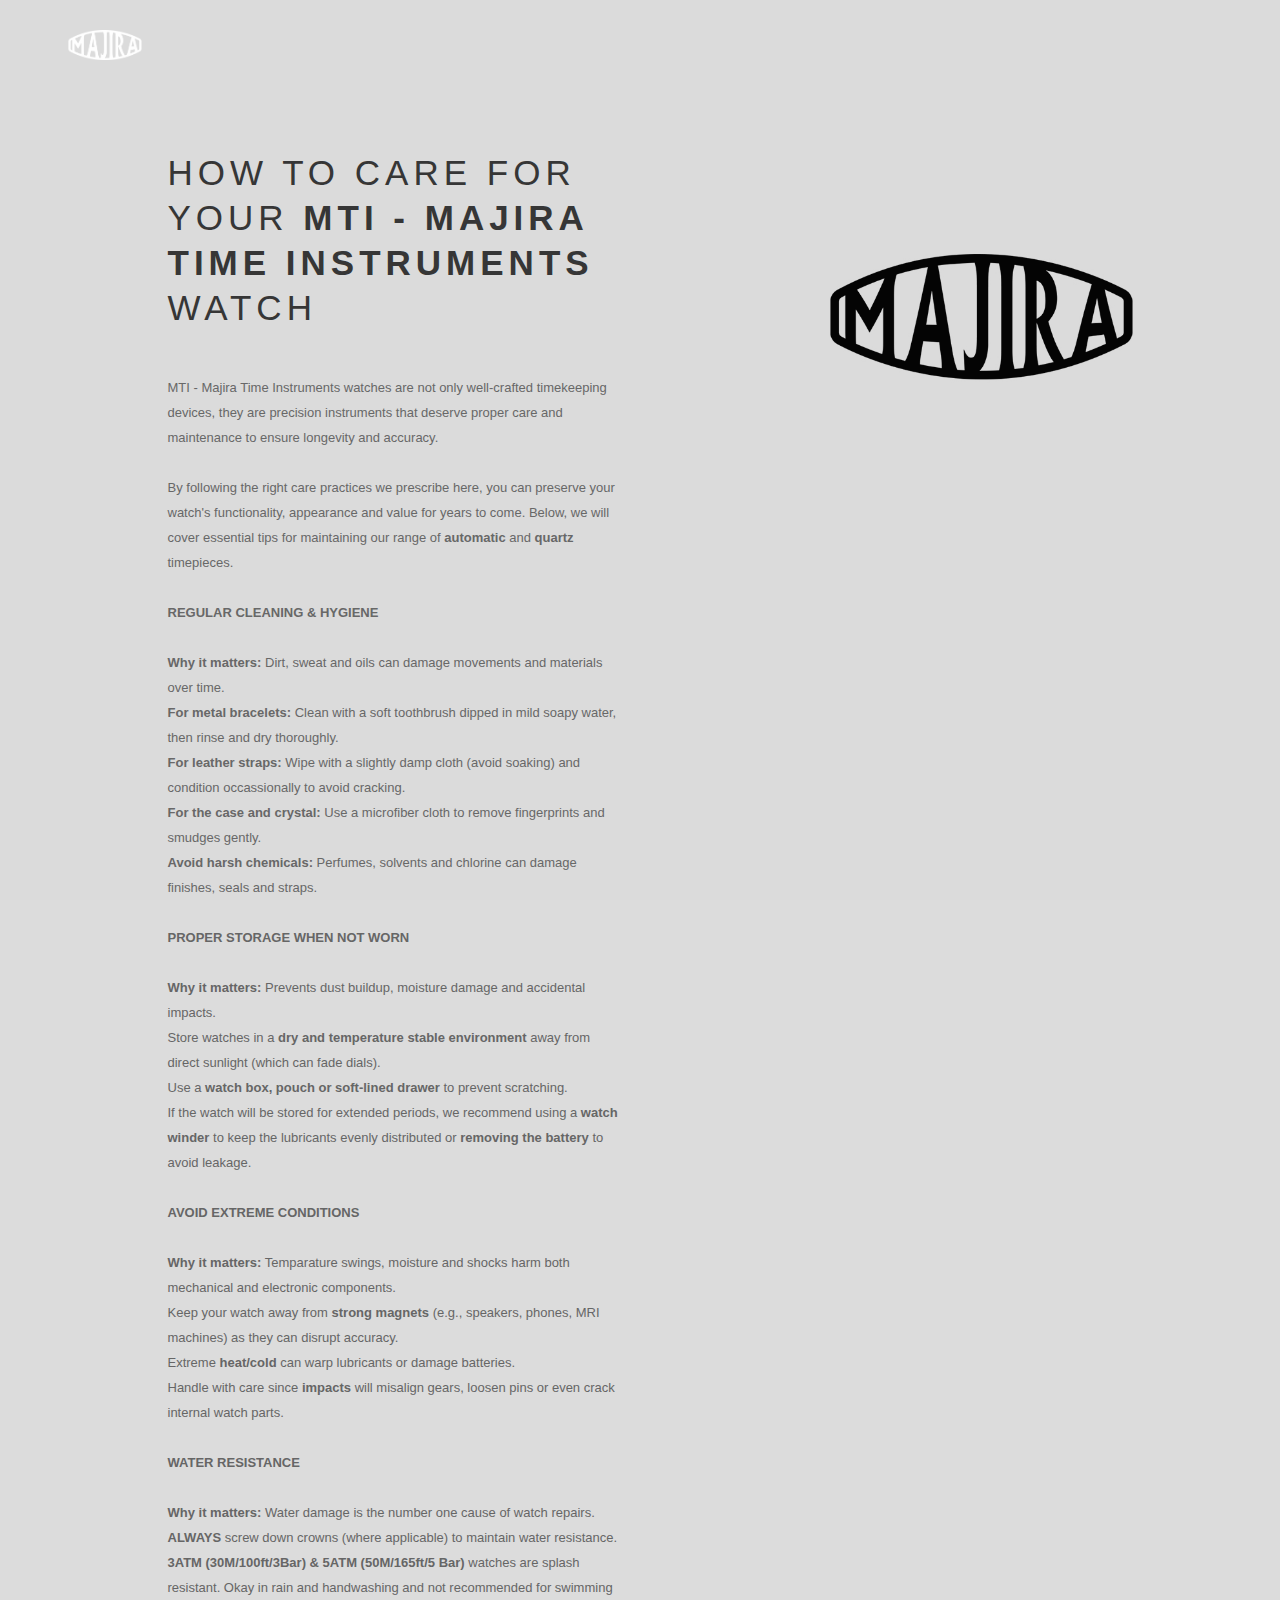
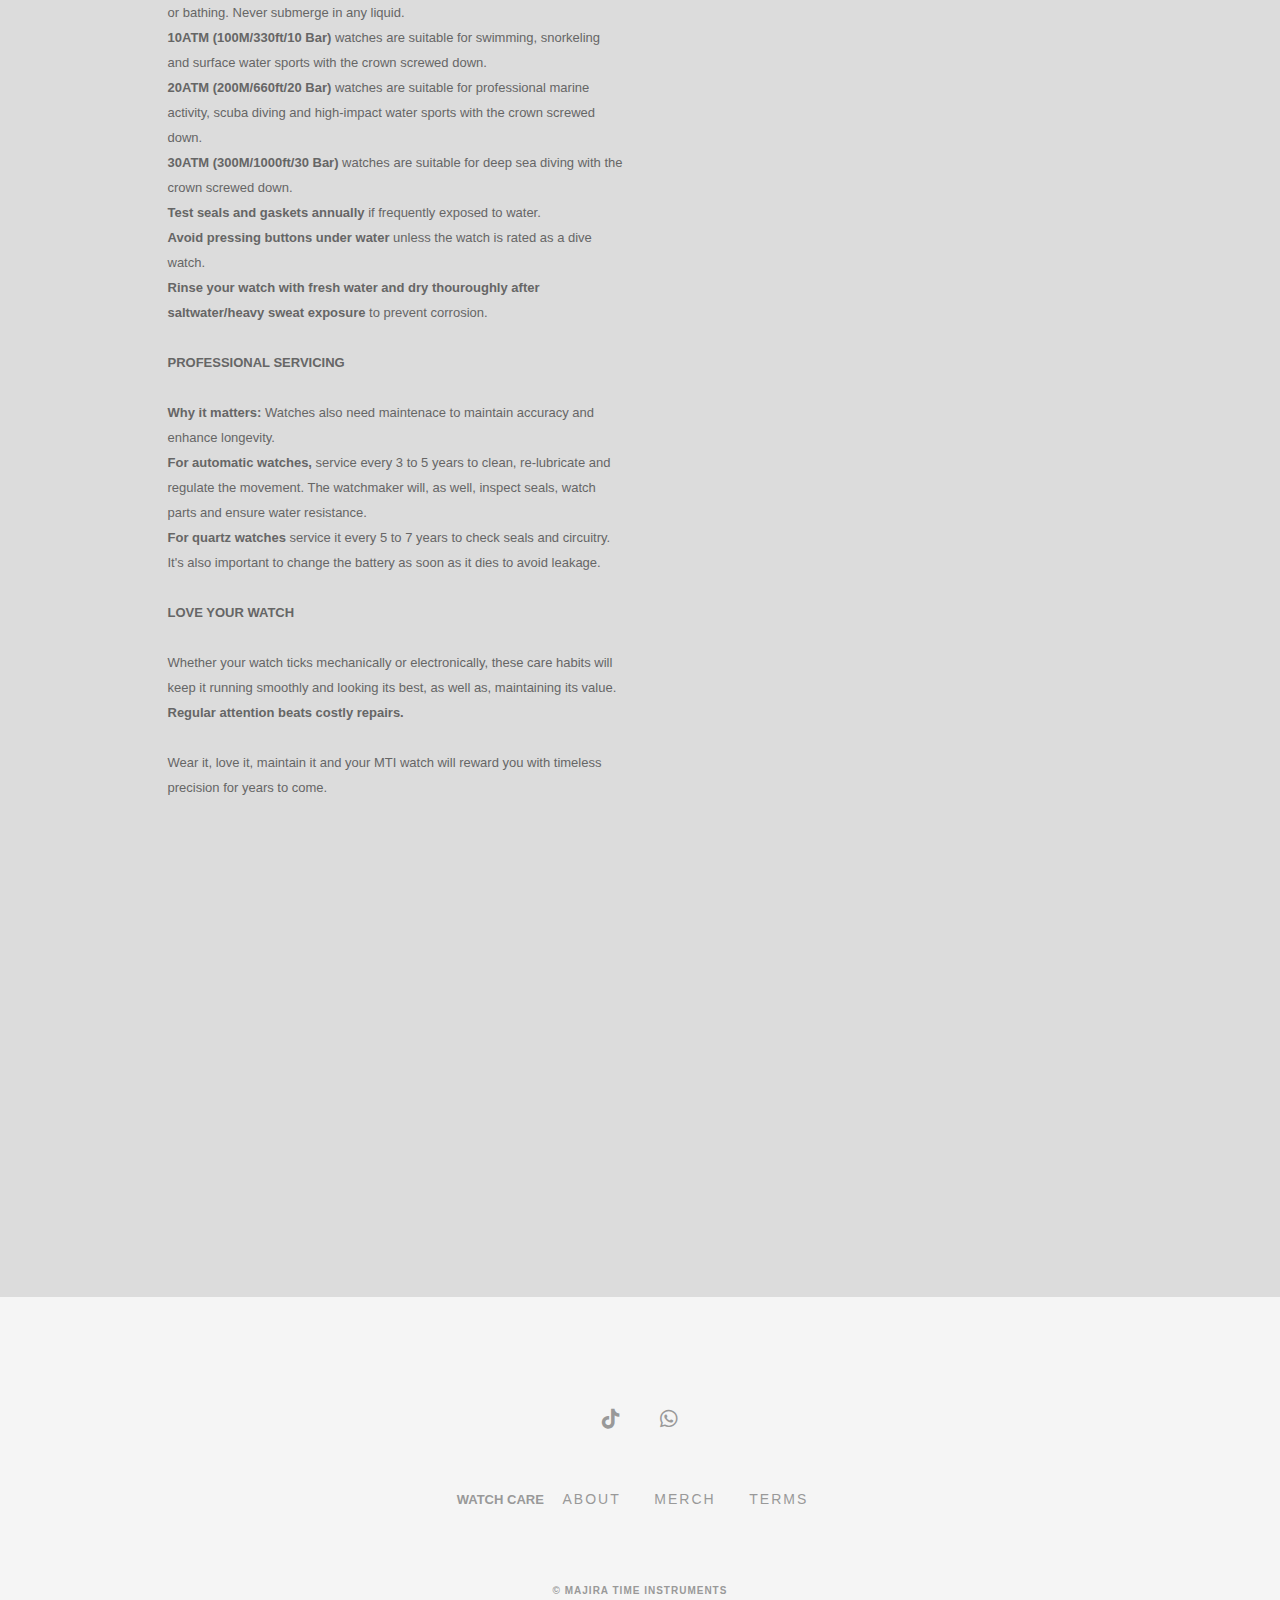
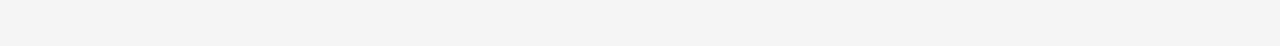
<file: pages/care.html>
﻿<!DOCTYPE html>
<html lang="en">
  <!--[if lt IE 7]><html class="no-js lt-ie9 lt-ie8 lt-ie7" lang="en"> <![endif]-->
  <!--[if IE 7]><html class="no-js lt-ie9 lt-ie8" lang="en"> <![endif]-->
  <!--[if IE 8]><html class="no-js lt-ie9" lang="en"> <![endif]-->
  <!--[if IE 9 ]><html class="ie9 no-js"> <![endif]-->
  <!--[if (gt IE 9)|!(IE)]><!--> <html class="no-js"> <!--<![endif]--> 

  <head>

    <meta charset="utf-8">
    <link rel="canonical" href="care.html">
    <meta name="viewport" content="width=device-width, initial-scale=1.0, maximum-scale=1.0">
	<meta name="google-site-verification" content="#">

  <link href="../font-awesome/6.7.2/css/fontawesome.min.css" rel="stylesheet">
  <link href="../font-awesome/6.7.2/css/brands.min.css" rel="stylesheet">
    <title>
      MTI - Watch Care
    </title>

    <!--[if IE]><meta http-equiv='X-UA-Compatible' content='IE=edge,chrome=1'><![endif]-->
    <link rel="shortcut icon" href="../assets/favicon.png?v=97155308125448073561551188982">

    <!-- CSS -->
    <link href="../assets/plugins.css?v=147319929152719415571551189001" rel="stylesheet" type="text/css" media="all">
    <link href="../assets/style.css?v=93372595631350229181562673190" rel="stylesheet" type="text/css" media="all">
    <link href="../assets/ie.css?v=57303139665899733351551188990" rel="stylesheet" type="text/css" media="all">

    <script src="../jquery-latest.min.js" type="text/javascript"></script>

</head>

  <body class=" appear-animate" data-hijacking="off" data-animation="parallax">


    <div class="page-loader">
      <div class="loading-clock"><span></span><span></span></div>
    </div>

    
<header>
  <div class="container-fluid">
    <div class="row">
      <div class="nav-trigger"> 
      </div>
      <div class="logo">
        <a href="../index.htm"></a>
      </div>
    </div>
  </div>
</header>

<section id="about">

  <div class="container">

    <div class="row">

      <div class="col-md-5 col-md-offset-1">

        <h1>How to care for your <b>MTI - Majira Time Instruments</b> Watch</h1>

        <meta charset="utf-8">
<p> </p>
<p>MTI - Majira Time Instruments watches are not only well-crafted timekeeping devices, they are precision instruments that deserve proper care and maintenance to ensure longevity and accuracy.<br><br></p>
<p>By following the right care practices we prescribe here, you can preserve your watch's functionality, appearance and value for years to come. Below, we will cover essential tips for maintaining our range of <b>automatic</b> and <b>quartz</b> timepieces.<br><br></p>
<p><strong style="line-height: 1.4;"><span class="s1">REGULAR CLEANING & HYGIENE</span></strong></p>
<p> </p>
<p><b>Why it matters:</b> Dirt, sweat and oils can damage movements and materials over time.</p>
<p><b>For metal bracelets:</b> Clean with a soft toothbrush dipped in mild soapy water, then rinse and dry thoroughly.</p>
<p><b>For leather straps:</b> Wipe with a slightly damp cloth (avoid soaking) and condition occassionally to avoid cracking.</p>
<p><b>For the case and crystal:</b> Use a microfiber cloth to remove fingerprints and smudges gently.</p>
<p><b>Avoid harsh chemicals:</b> Perfumes, solvents and chlorine can damage finishes, seals and straps.<br><br></p>

<p><strong style="line-height: 1.4;"><span class="s1">PROPER STORAGE WHEN NOT WORN</span></strong></p>
<p> </p>
<p><b>Why it matters:</b> Prevents dust buildup, moisture damage and accidental impacts.</p>
<p>Store watches in a <b>dry and temperature stable environment</b> away from direct sunlight (which can fade dials).</p>
<p>Use a <b>watch box, pouch or soft-lined drawer</b> to prevent scratching.</p>
<p>If the watch will be stored for extended periods, we recommend using a <b>watch winder</b> to keep the lubricants evenly distributed or <b>removing the battery</b> to avoid leakage.<br><br></p>

<p><strong style="line-height: 1.4;"><span class="s1">AVOID EXTREME CONDITIONS</span></strong></p>
<p> </p>
<p><b>Why it matters:</b> Temparature swings, moisture and shocks harm both mechanical and electronic components.</p>
<p>Keep your watch away from <b>strong magnets</b> (e.g., speakers, phones, MRI machines) as they can disrupt accuracy.</p>
<p>Extreme <b>heat/cold</b> can warp lubricants or damage batteries.</p>
<p>Handle with care since <b>impacts</b> will misalign gears, loosen pins or even crack internal watch parts.<br><br></p>

<p><strong style="line-height: 1.4;"><span class="s1">WATER RESISTANCE</span></strong></p>
<p> </p>
<p><b>Why it matters:</b> Water damage is the number one cause of watch repairs.</p>
<p><b>ALWAYS</b> screw down crowns (where applicable) to maintain water resistance.</p>
<p><b>3ATM (30M/100ft/3Bar) & 5ATM (50M/165ft/5 Bar)</b> watches are splash resistant. Okay in rain and handwashing and not recommended for swimming or bathing. Never submerge in any liquid.</p>
<p><b>10ATM (100M/330ft/10 Bar)</b> watches are suitable for swimming, snorkeling and surface water sports with the crown screwed down.</p>
<p><b>20ATM (200M/660ft/20 Bar)</b> watches are suitable for professional marine activity, scuba diving and high-impact water sports with the crown screwed down.</p>
<p><b>30ATM (300M/1000ft/30 Bar)</b> watches are suitable for deep sea diving with the crown screwed down.</p>
<p><b>Test seals and gaskets annually</b> if frequently exposed to water.</p>
<p><b>Avoid pressing buttons under water</b> unless the watch is rated as a dive watch.</p>
<p><b>Rinse your watch with fresh water and dry thouroughly after saltwater/heavy sweat exposure</b> to prevent corrosion.<br><br></p>

<p><strong style="line-height: 1.4;"><span class="s1">PROFESSIONAL SERVICING</span></strong></p>
<p> </p>
<p><b>Why it matters:</b> Watches also need maintenace to maintain accuracy and enhance longevity.</p>
<p><b>For automatic watches,</b> service every 3 to 5 years to clean, re-lubricate and regulate the movement. The watchmaker will, as well, inspect seals, watch parts and ensure water resistance.</p>
<p><b>For quartz watches</b> service it every 5 to 7 years to check seals and circuitry. It's also important to change the battery as soon as it dies to avoid leakage.<br><br></p>

<p><strong style="line-height: 1.4;"><span class="s1">LOVE YOUR WATCH</span></strong></p>
<p> </p>
<p>Whether your watch ticks mechanically or electronically, these care habits will keep it running smoothly and looking its best, as well as, maintaining its value. <b>Regular attention beats costly repairs.</b><br><br></p>
<p>Wear it, love it, maintain it and your MTI watch will reward you with timeless precision for years to come.<br></p>

      </div>

      <div class="col-md-5 col-md-offset-1 hidden-xs" style="margin-top:150px;">

        <img src="../assets/majira-care.jpg" alt="">

      </div>

    </div>

  </div>

</section>

<footer data-midnight="inverted">
  <div class="social">
            <a href="https://tiktok.com/" target="_blank"><i class="fa-brands fa-tiktok"></i></a>
            <a href="https://wa.me/254725347302?text=Hi%20guys." target="_blank"><i class="fa-brands fa-whatsapp"></i></a>
        </div>

      <div class="footer-nav">
        
        <ul class="clearlist">          
          <li><b>WATCH CARE</b></li>

          <li><a href="../pages/about.html" title="">About</a></li>
          
          <li><a href="../pages/merch.html" title="">Merch</a></li>
          
          <li><a href="../pages/terms.html" title="">Terms</a></li>
        </ul>
      </div>
      <p>© Majira Time Instruments</p>

</footer>
</div>
<script>

</script>


    <!-- JS -->
    <script src="../assets/plugins.js?v=82513956777347212361551188996" type="text/javascript"></script>
    <script src="../assets/panels.js?v=64232665179056349811551188995" type="text/javascript"></script>
    <script src="../assets/shop.js?v=4911916212323972981551190217" type="text/javascript"></script>
    

</script>
<!-- END app snippet -->


</div></body>
  </html></html>
</file>
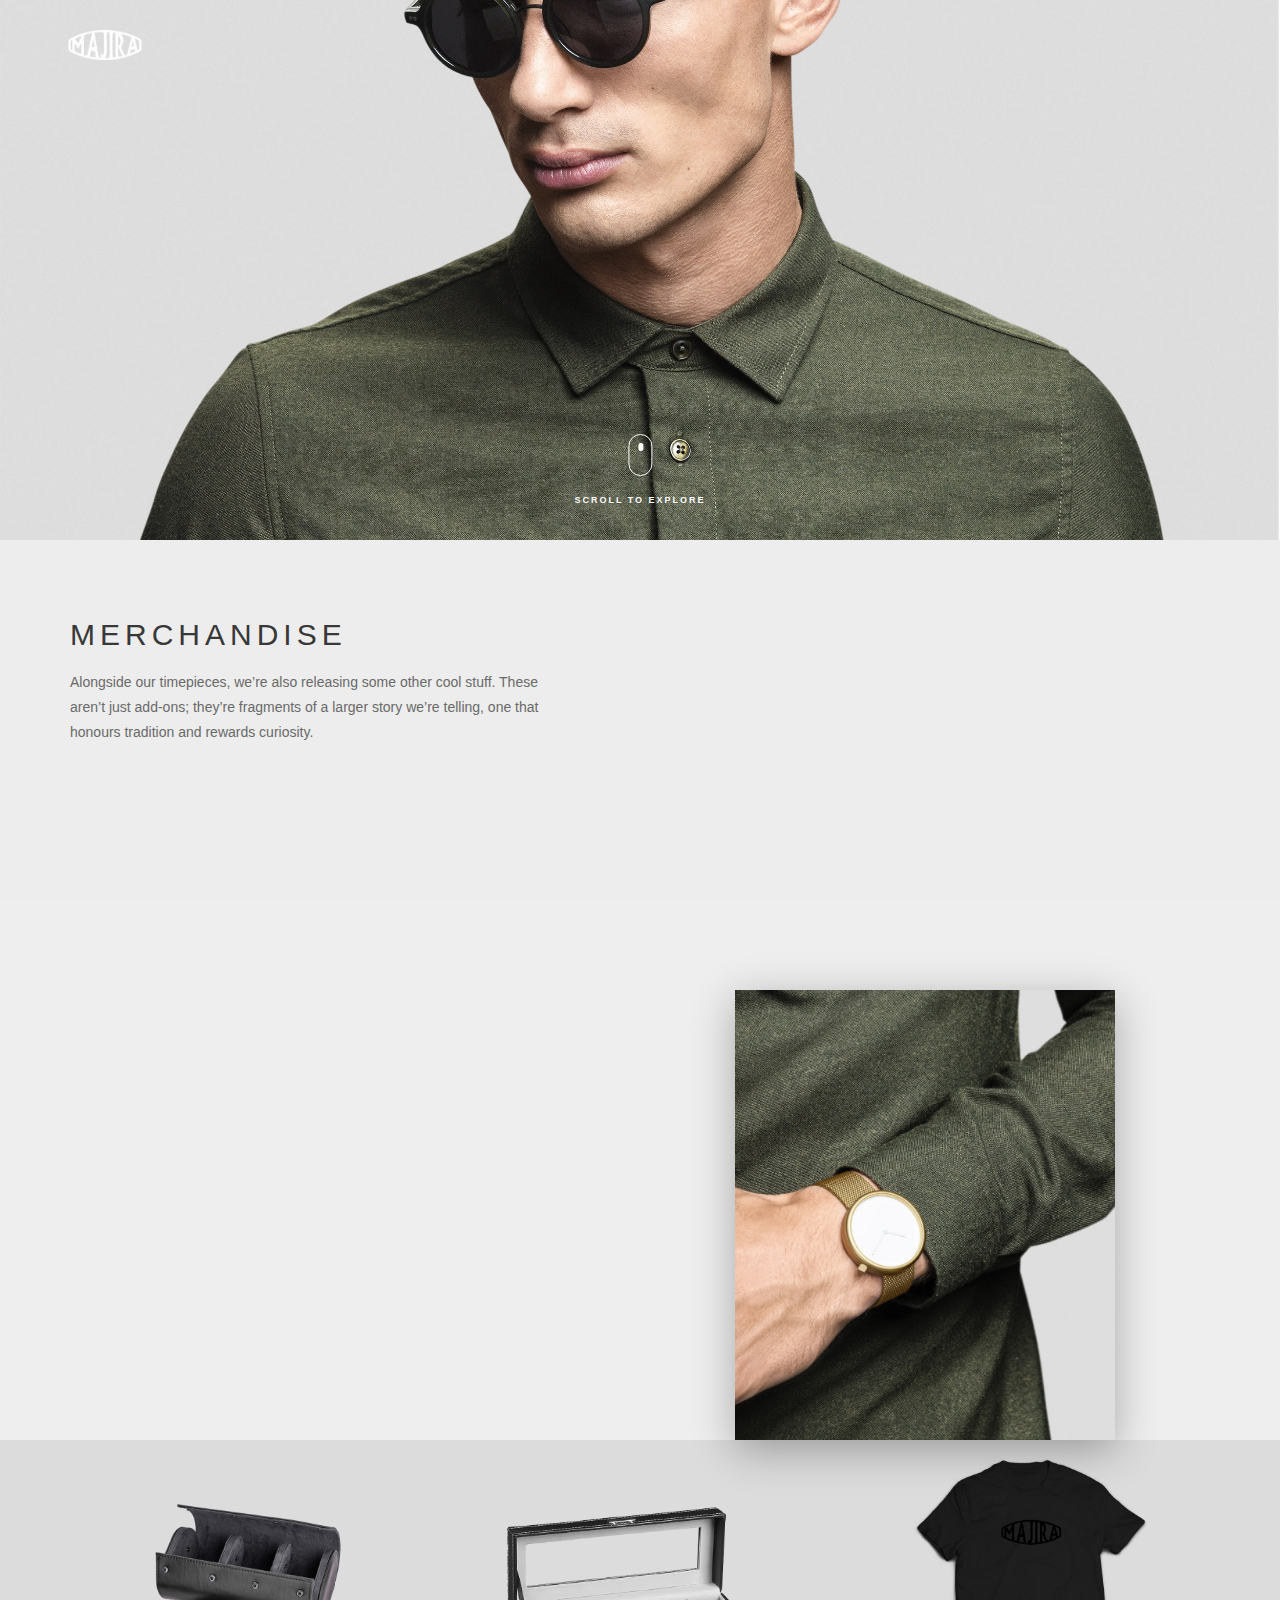
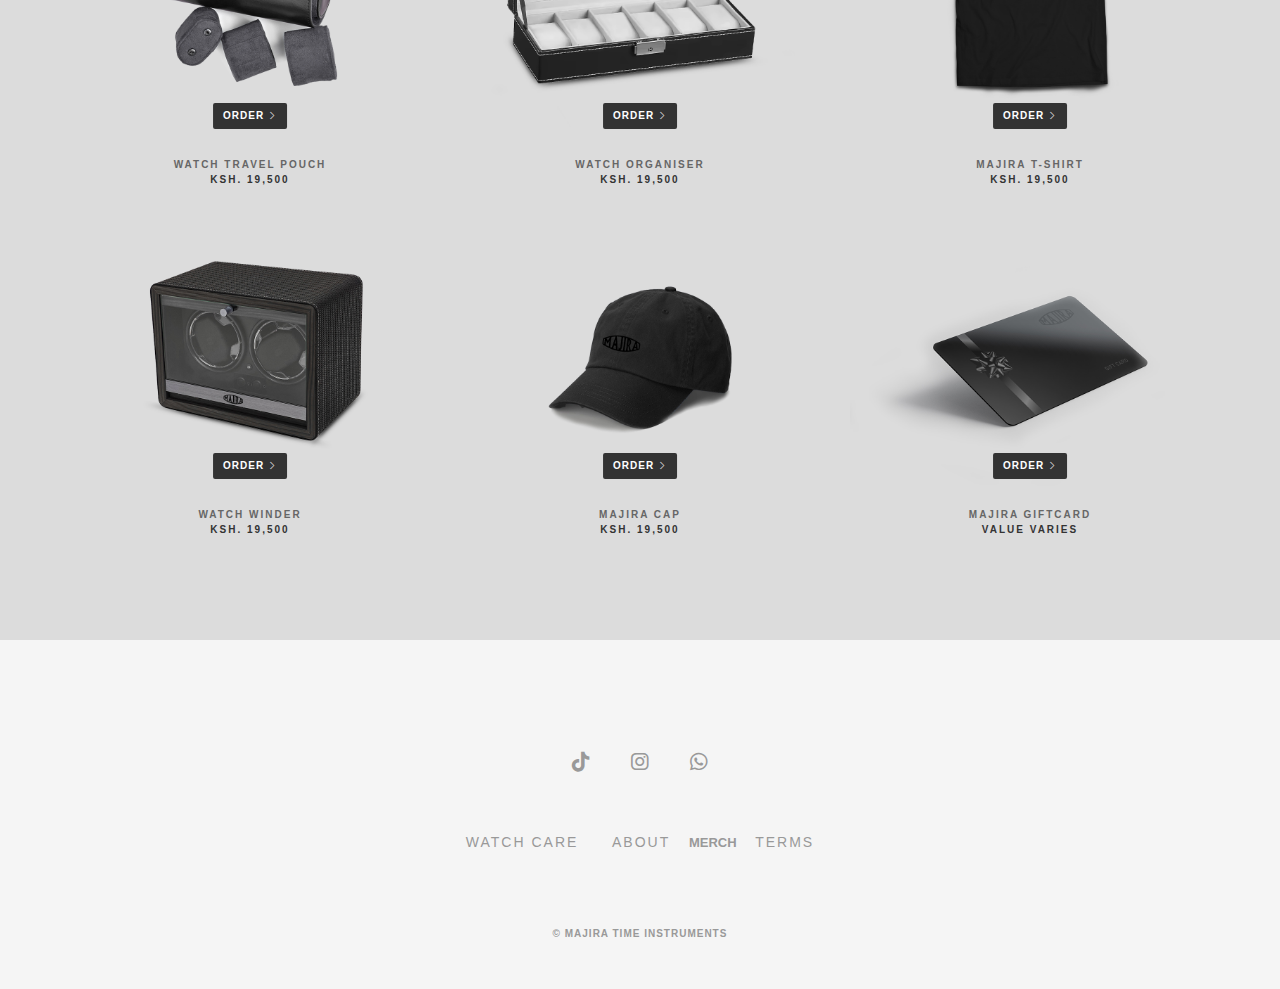
<file: pages/merch.html>
﻿<!DOCTYPE html>
<html lang="en">
  <!--[if lt IE 7]><html class="no-js lt-ie9 lt-ie8 lt-ie7" lang="en"> <![endif]-->
  <!--[if IE 7]><html class="no-js lt-ie9 lt-ie8" lang="en"> <![endif]-->
  <!--[if IE 8]><html class="no-js lt-ie9" lang="en"> <![endif]-->
  <!--[if IE 9 ]><html class="ie9 no-js"> <![endif]-->
  <!--[if (gt IE 9)|!(IE)]><!--> <html class="no-js"> <!--<![endif]--> 

  <head>

    <meta charset="utf-8">
    <link rel="canonical" href="safari.html">
    <meta name="viewport" content="width=device-width, initial-scale=1.0, maximum-scale=1.0">
	<meta name="google-site-verification" content="#">

  <link href="../font-awesome/6.7.2/css/fontawesome.min.css" rel="stylesheet">
  <link href="../font-awesome/6.7.2/css/brands.min.css" rel="stylesheet">
  
    <title>
      MTI - Merch
    </title>

    <!--[if IE]><meta http-equiv='X-UA-Compatible' content='IE=edge,chrome=1'><![endif]-->
    <link rel="shortcut icon" href="../assets/favicon.png?v=97155308125448073561551188982">
    <!-- CSS -->
    <link href="../assets/plugins.css?v=147319929152719415571551189001" rel="stylesheet" type="text/css" media="all">
    <link href="../assets/style.css?v=93372595631350229181562673190" rel="stylesheet" type="text/css" media="all">
    <link href="../assets/ie.css?v=57303139665899733351551188990" rel="stylesheet" type="text/css" media="all">

    <script src="../jquery-latest.min.js" type="text/javascript"></script>
  </head>

  <body class=" appear-animate" data-hijacking="off" data-animation="parallax">


    <div class="page-loader">
      <div class="loading-clock"><span></span><span></span></div>
    </div>

    
<header>
  <div class="container-fluid">
    <div class="row">
      <div class="nav-trigger"> 
        <a href="#">
        </a> 
      </div>
      <div class="logo">
        <a href="../index.htm"></a>
      </div>
  </div>
</header>


    <section id="collection-header">

  <div class="collection-image js-height-collection hidden-xs" style="position:relative; background-image:url(

../assets/merch_01.jpg

);">
  
    <span class="scroll-btn">
      <a href="#collection">
        <span class="mouse">
          <span>
          </span>
        </span>
      </a>
      <p>Scroll to explore</p>
    </span>
    
  </div>
  <div class="collection-image js-height-collection visible-xs" style="position:relative; background-image:url(

../assets/merch_02.jpg
);">
  
    <span class="scroll-btn">
      <a href="#collection">
        <span class="mouse">
          <span>
          </span>
        </span>
      </a>
      <p>Scroll to explore</p>
    </span>
    
  </div>
  <div class="container" data-midnight="inverted">
    <div class="col-md-5 content">
      <h1>Merchandise</h1>
      <p>Alongside our timepieces, we’re also releasing some other cool stuff. These aren’t just add-ons; they’re fragments of a larger story we’re telling, one that honours tradition and rewards curiosity.</p>
    </div>
    <div class="col-md-4 col-md-offset-2 image hidden-xs hidden-sm" style="background-image:url(

../assets/merch_02.jpg

);"></div>
  
  </div>

</section>

<section id="collection">

  <div class="container">

    <!-- products -->
    <div class="row products">

      <!-- item -->
<div class="col-md-4 col-sm-6 item" id="product-5973962435">
    <img src="../shop/products/pouch.jpg" alt="">
  </a>
  <a href="https://wa.me/254725347302?text=Hi%2C%0AI'd%20like%20to%20order%20the%20Watch%20Pouch." class="view-more">Order <i class="ti ti-angle-right"></i></a>
  <div class="details">
    <div class="title">Watch Travel Pouch</div>
      <div class="price"><span class="money">Ksh. 19,500</span> </div>

  </div>

</div>
      
<!-- item -->
<div class="col-md-4 col-sm-6 item" id="product-5973962435">
    <img src="../shop/products/organiser.jpg" alt="">
  </a>
  <a href="https://wa.me/254725347302?text=Hi%2C%0AI'd%20like%20to%20order%20the%20Watch%20Organiser." class="view-more">Order <i class="ti ti-angle-right"></i></a>
  <div class="details">
    <div class="title">Watch Organiser</div>
      <div class="price"><span class="money">Ksh. 19,500</span> </div>

  </div>

</div>

<!-- item -->
<div class="col-md-4 col-sm-6 item" id="product-5973962435">
    <img src="../shop/products/t.jpg" alt="">
  </a>
  <a href="https://wa.me/254725347302?text=Hi%2C%0AI'd%20like%20to%20order%20the%20Majira%20T-Shirt." class="view-more">Order <i class="ti ti-angle-right"></i></a>
  <div class="details">
    <div class="title">Majira T-Shirt</div>
      <div class="price"><span class="money">Ksh. 19,500</span> </div>

  </div>

</div>
      
<!-- item -->
<div class="col-md-4 col-sm-6 item" id="product-5973962435">
    <img src="../shop/products/winder.jpg" alt="">
  </a>
  <a href="https://wa.me/254725347302?text=Hi%2C%0AI'd%20like%20to%20order%20the%20Watch%20Winder." class="view-more">Order <i class="ti ti-angle-right"></i></a>
  <div class="details">
    <div class="title">Watch Winder</div>
      <div class="price"><span class="money">Ksh. 19,500</span> </div>
 
  </div>

</div>

<!-- item -->
<div class="col-md-4 col-sm-6 item" id="product-5973962435">
    <img src="../shop/products/cap_black.jpg" alt="">
  </a>
  <a href="https://wa.me/254725347302?text=Hi%2C%0AI'd%20like%20to%20order%20the%20Majira%20Cap." class="view-more">Order <i class="ti ti-angle-right"></i></a>
  <div class="details">
    <div class="title">Majira Cap</div>
      <div class="price"><span class="money">Ksh. 19,500</span> </div>
 
  </div>

</div>

<!-- item -->
<div class="col-md-4 col-sm-6 item" id="product-5973962435">
    <img src="../shop/products/giftcard.jpg" alt="">
  </a>
  <a href="https://wa.me/254725347302?text=Hi%2C%0AI'd%20like%20to%20order%20the%20Majira%20Giftcard." class="view-more">Order <i class="ti ti-angle-right"></i></a>
  <div class="details">
    <div class="title">Majira Giftcard</div>
      <div class="price"><span class="money">Value Varies</span> </div>
 
  </div>

</div>

      
    </div>
    <!-- products#end -->

  </div>    

</section>

    
<footer data-midnight="inverted">
  <div class="social">
            <a href="https://www.tiktok.com/@majira.watches" target="_blank"><i class="fa-brands fa-tiktok"></i></a>
            <a href="https://instagram.com//majira.watches" target="_blank"><i class="fa-brands fa-instagram"></i></a>
            <a href="https://wa.me/254725347302?text=Hi%20guys." target="_blank"><i class="fa-brands fa-whatsapp"></i></a>
        </div>

      <div class="footer-nav">
        
        <ul class="clearlist">          
          <li><a href="../pages/care.html" title="">Watch Care</a></li>

          <li><a href="../pages/about.html" title="">About</a></li>
          
          <li><b>MERCH</b></li>
          
          <li><a href="../pages/terms.html" title="">Terms</a></li>
        </ul>
      </div>
      <p>© Majira Time Instruments</p>

</footer>

    <div id="added-popup" style="display:none;">

  <h3><span></span> was added.</h3>
  <a onclick="$.fancybox.close()" class="button solid"><span>Shop more</span></a> <a href="../cart.html" class="button solid"><span>Go to cart</span></a>

</div>


    <!-- JS -->
    <script src="../assets/plugins.js?v=82513956777347212361551188996" type="text/javascript"></script>
    <script src="../assets/panels.js?v=64232665179056349811551188995" type="text/javascript"></script>
    <script src="../assets/shop.js?v=4911916212323972981551190217" type="text/javascript"></script>
    
</script>
<!-- END app snippet -->


</div></body>
  </html></html>
</file>
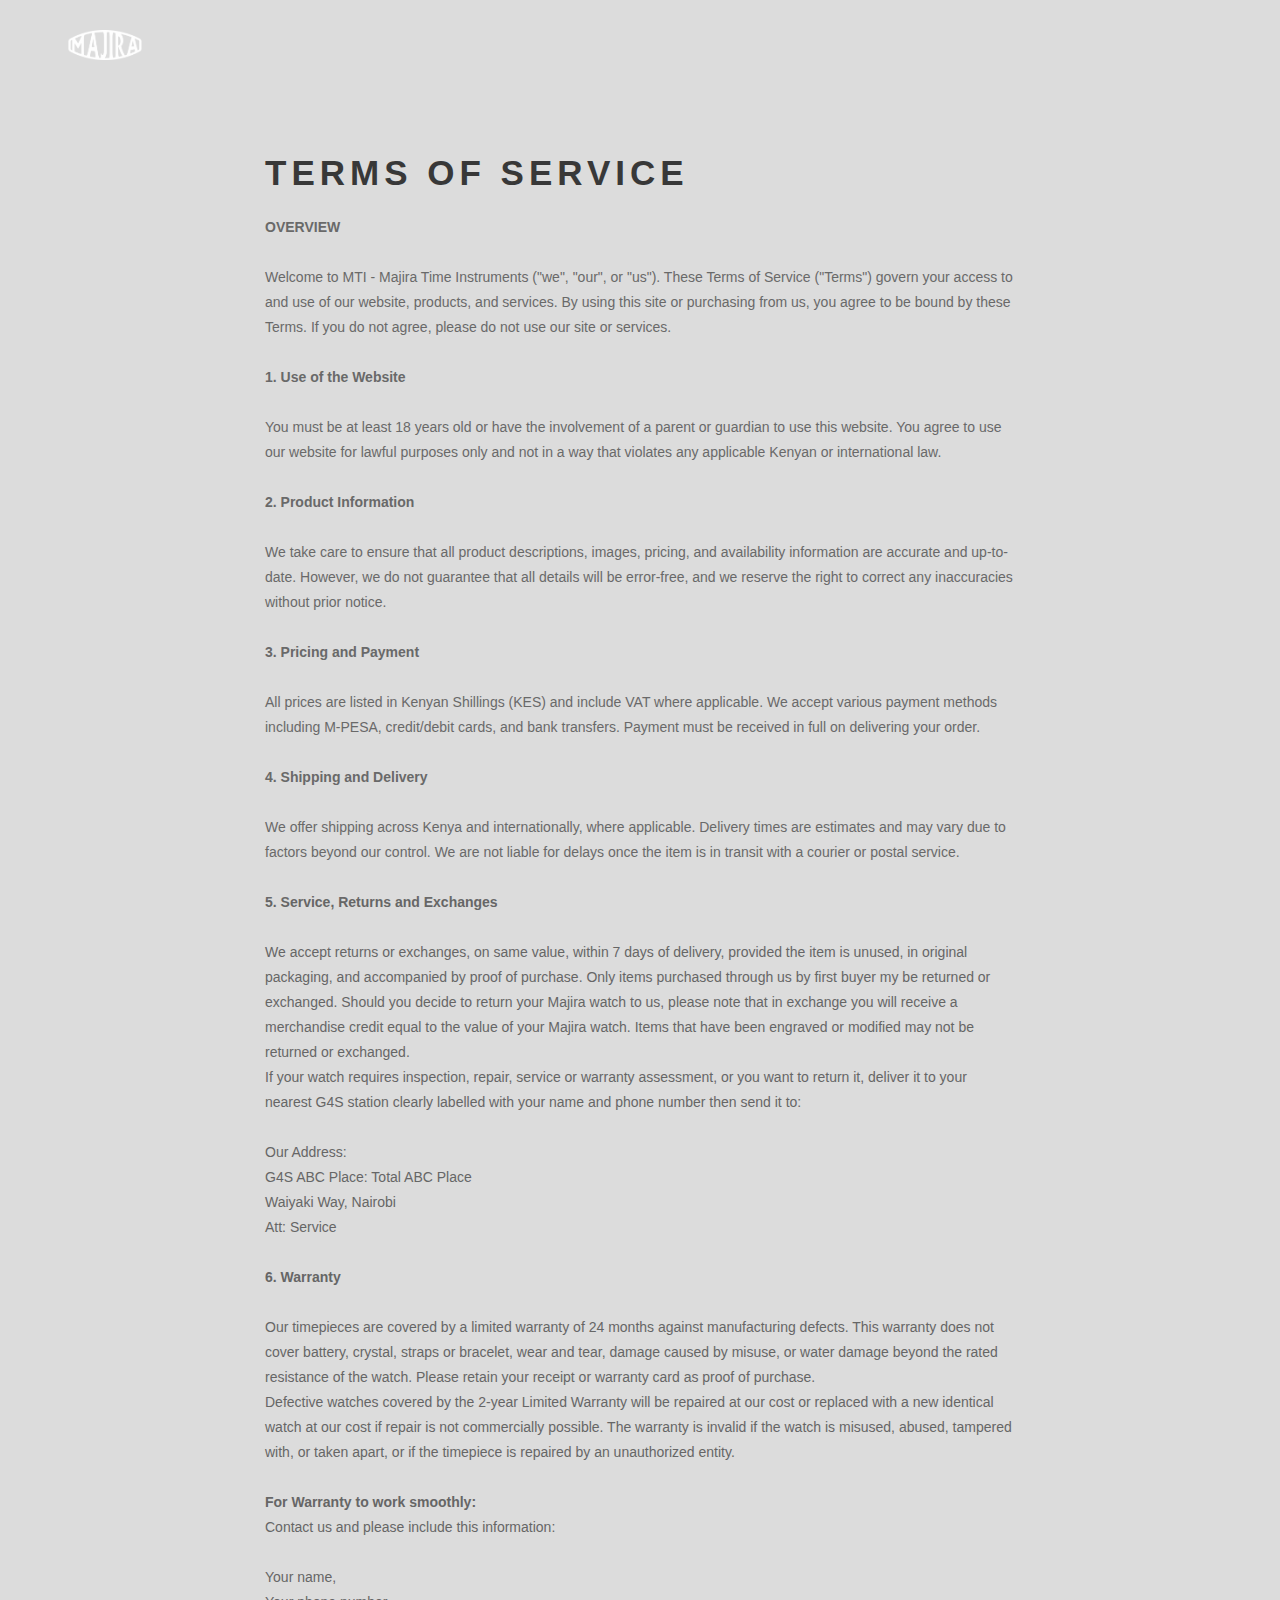
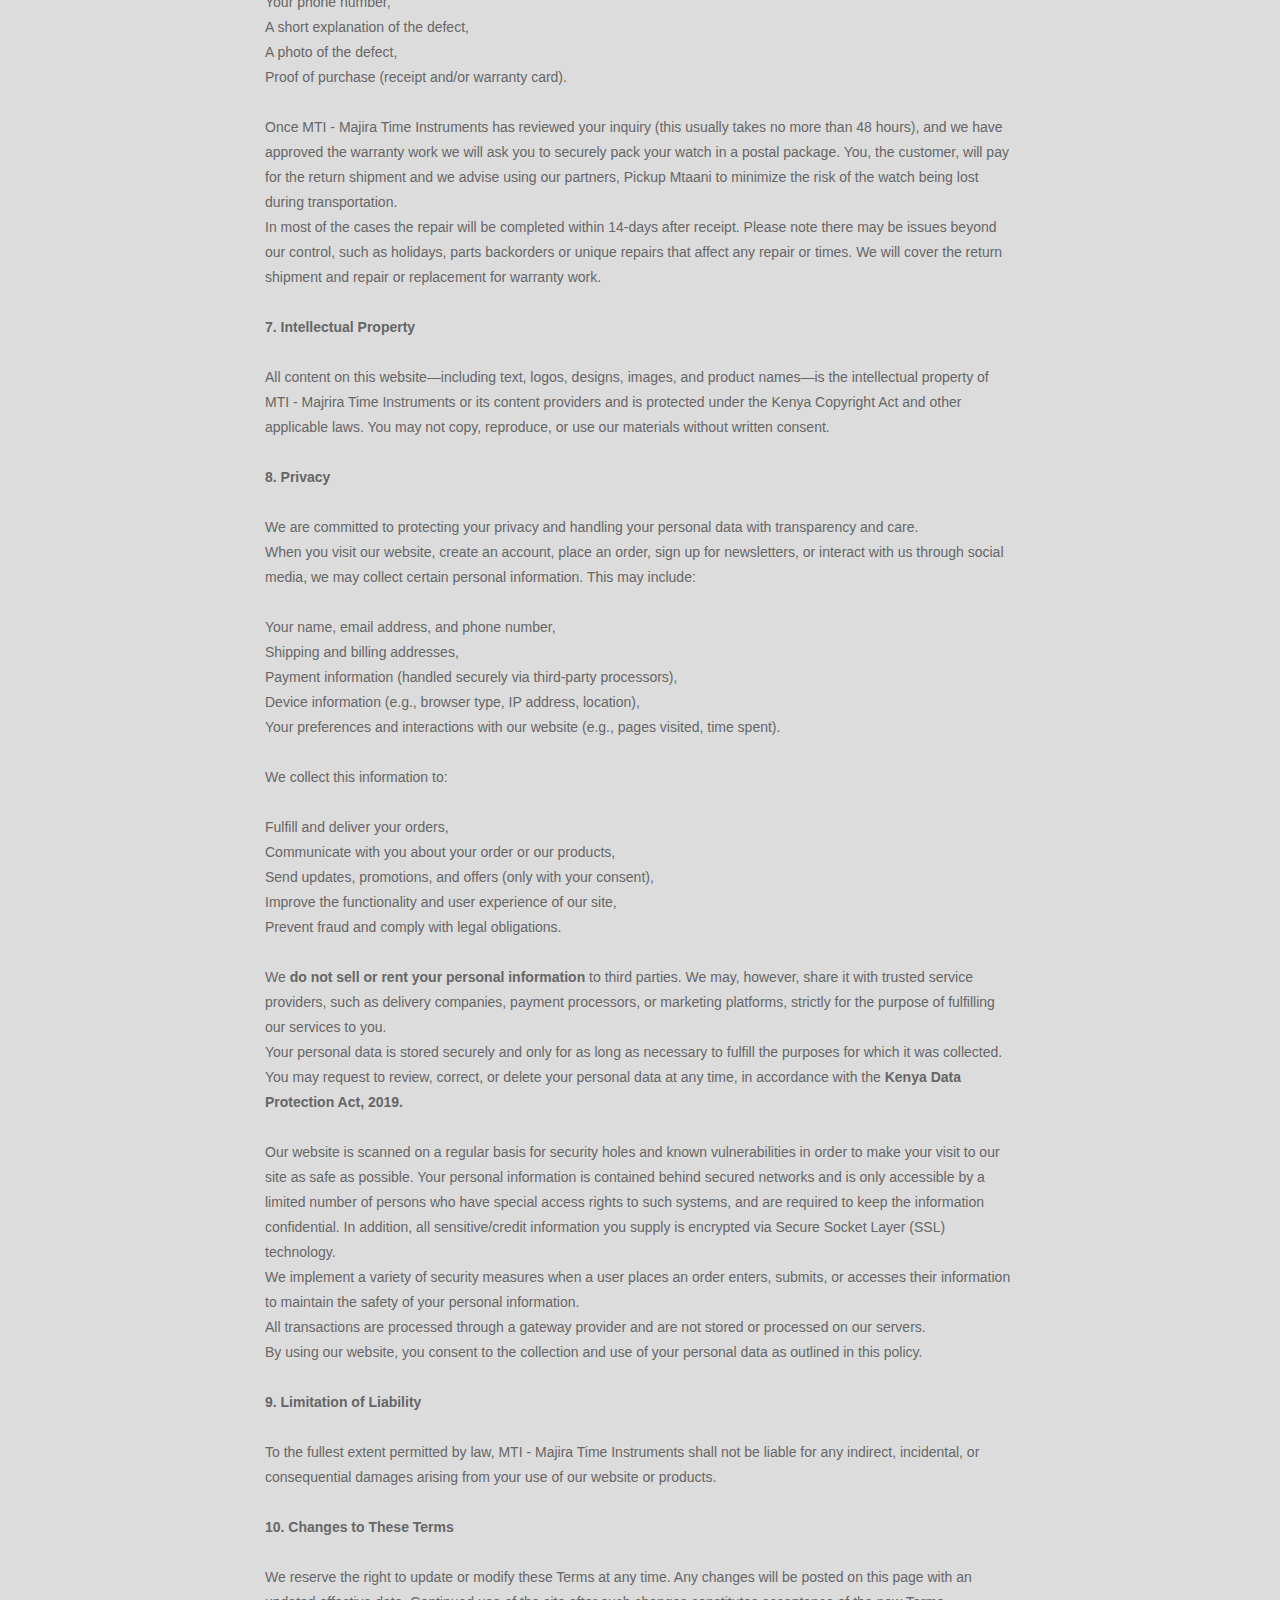
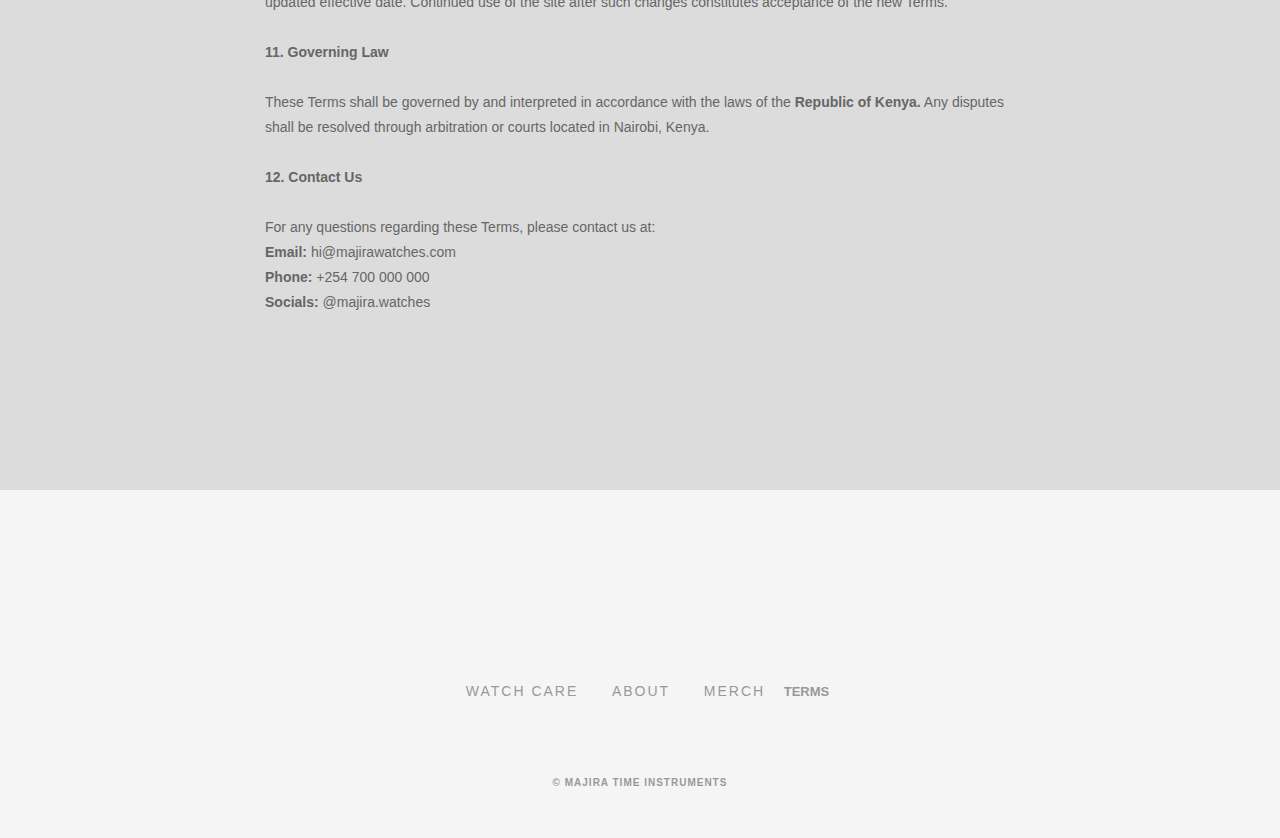
<file: pages/terms.html>
﻿<!DOCTYPE html>
<html lang="en">
  <!--[if lt IE 7]><html class="no-js lt-ie9 lt-ie8 lt-ie7" lang="en"> <![endif]-->
  <!--[if IE 7]><html class="no-js lt-ie9 lt-ie8" lang="en"> <![endif]-->
  <!--[if IE 8]><html class="no-js lt-ie9" lang="en"> <![endif]-->
  <!--[if IE 9 ]><html class="ie9 no-js"> <![endif]-->
  <!--[if (gt IE 9)|!(IE)]><!--> <html class="no-js"> <!--<![endif]--> 

  <head>

    <meta charset="utf-8">
    <link rel="canonical" href="terms.html">
    <meta name="viewport" content="width=device-width, initial-scale=1.0, maximum-scale=1.0">
	<meta name="google-site-verification" content="">

    
    <title>
      MTI - Terms
    </title>
    <!--[if IE]><meta http-equiv='X-UA-Compatible' content='IE=edge,chrome=1'><![endif]-->
    <link rel="shortcut icon" href="../assets/favicon.png?v=97155308125448073561551188982">

    <!-- CSS -->
    <link href="../assets/plugins.css?v=147319929152719415571551189001" rel="stylesheet" type="text/css" media="all">
    <link href="../assets/style.css?v=93372595631350229181562673190" rel="stylesheet" type="text/css" media="all">
    <link href="../assets/ie.css?v=57303139665899733351551188990" rel="stylesheet" type="text/css" media="all">

    <script src="../jquery-latest.min.js" type="text/javascript"></script>

</head>
  <body class=" appear-animate" data-hijacking="off" data-animation="parallax">


    <div class="page-loader">
      <div class="loading-clock"><span></span><span></span></div>
    </div>

    
<header>
  <div class="container-fluid">
    <div class="row">
      <div class="nav-trigger"> 
      </div>
      <div class="logo">
        <a href="../index.htm"></a>
      </div>
    </div>
  </div>
</header>

<section id="page">

  <div class="container">

    <div class="row">

      <div class="col-md-8 col-md-offset-2">

        <h1><b>Terms of Service</b></h1>

        <div class="content">
          <p><strong style="line-height: 1.4;"><span class="s1">OVERVIEW</span></strong></p>
<p> </p>
<p class="p2">Welcome to MTI - Majira Time Instruments ("we", "our", or "us"). These Terms of Service ("Terms") govern your access to and use of our website, products, and services. By using this site or purchasing from us, you agree to be bound by these Terms. If you do not agree, please do not use our site or services.<br><span class="s1"></span></p>
<p class="p1"> </p>
<p class="p1"><strong><span class="s1">1. Use of the Website</span></strong></p>
<p class="p1"> </p>
<p class="p2">You must be at least 18 years old or have the involvement of a parent or guardian to use this website. You agree to use our website for lawful purposes only and not in a way that violates any applicable Kenyan or international law.</p>
<p class="p1"> </p>
<p class="p1"><strong><span class="s1">2. Product Information</span></strong></p>
<p class="p1"> </p>
<p class="p2">We take care to ensure that all product descriptions, images, pricing, and availability information are accurate and up-to-date. However, we do not guarantee that all details will be error-free, and we reserve the right to correct any inaccuracies without prior notice.</p>
<p class="p1"> </p>
<p class="p1"><strong><span class="s1">3. Pricing and Payment</span></strong></p>
<p class="p1"> </p>
<p class="p2">All prices are listed in Kenyan Shillings (KES) and include VAT where applicable. We accept various payment methods including M-PESA, credit/debit cards, and bank transfers. Payment must be received in full on delivering your order.</p>
<p class="p1"> </p>
<p class="p1"><strong><span class="s1">4. Shipping and Delivery</span></strong></p>
<p class="p1"> </p>
<p class="p2">We offer shipping across Kenya and internationally, where applicable. Delivery times are estimates and may vary due to factors beyond our control. We are not liable for delays once the item is in transit with a courier or postal service.</p>
<p class="p1"> </p>
<p class="p1"><strong><span class="s1">5. Service, Returns and Exchanges</span></strong></p>
<p class="p1"> </p>
<p class="p2">We accept returns or exchanges, on same value, within 7 days of delivery, provided the item is unused, in original packaging, and accompanied by proof of purchase. Only items purchased through us by first buyer my be returned or exchanged. Should you decide to return your Majira watch to us, please note that in exchange you will receive a merchandise credit equal to the value of your Majira watch. Items that have been engraved or modified may not be returned or exchanged.</p>
<p>If your watch requires inspection, repair, service or warranty assessment, or you want to return it, deliver it to your nearest G4S station clearly labelled with your name and phone number then send it to:</p>
<p class="p1"> </p>
<p class="p1"><span class="s1"><i>Our Address:</i></span></p>
<p class="p1"><span class="s1"><i>G4S ABC Place: Total ABC Place</i></span></p>
<p class="p1"><span class="s1"><i>Waiyaki Way, Nairobi</i></span></p>
<p class="p1"><span class="s1"><i>Att: Service</i></span></p>
<p class="p1"> </p>
<p class="p1"><strong><span class="s1">6. Warranty</span></strong></p>
<p class="p1"> </p>
<p class="p2">Our timepieces are covered by a limited warranty of 24 months against manufacturing defects. This warranty does not cover battery, crystal, straps or bracelet, wear and tear, damage caused by misuse, or water damage beyond the rated resistance of the watch. Please retain your receipt or warranty card as proof of purchase.</p>
<p>Defective watches covered by the 2-year Limited Warranty will be repaired at our cost or replaced with a new identical watch at our cost if repair is not commercially possible. The warranty is invalid if the watch is misused, abused, tampered with, or taken apart, or if the timepiece is repaired by an unauthorized entity.</p><br>
<p><b>For Warranty to work smoothly:</b></p>
<p>Contact us and please include this information:</p>
<p class="p1"> </p>
<p class="p1"><span class="s1"><i>Your name,</i></span></p>
<p class="p1"><span class="s1"><i>Your phone number,</i></span></p>
<p class="p1"><span class="s1"><i>A short explanation of the defect,</i></span></p>
<p class="p1"><span class="s1"><i>A photo of the defect,</i></span></p>
<p class="p1"><span class="s1"><i>Proof of purchase (receipt and/or warranty card).</i></span></p>
<p class="p1"> </p>
<p>Once MTI - Majira Time Instruments has reviewed your inquiry (this usually takes no more than 48 hours), and we have approved the warranty work we will ask you to securely pack your watch in a postal package. You, the customer, will pay for the return shipment and we advise using our partners, Pickup Mtaani to minimize the risk of the watch being lost during transportation.
<p>In most of the cases the repair will be completed within 14-days after receipt. Please note there may be issues beyond our control, such as holidays, parts backorders or unique repairs that affect any repair or times. We will cover the return shipment and repair or replacement for warranty work.</p>
<p class="p1"> </p>
<p class="p1"><strong><span class="s1">7. Intellectual Property</span></strong></p>
<p class="p1"> </p>
<p class="p2">All content on this website—including text, logos, designs, images, and product names—is the intellectual property of MTI - Majrira Time Instruments or its content providers and is protected under the Kenya Copyright Act and other applicable laws. You may not copy, reproduce, or use our materials without written consent.</p>
<p class="p1"> </p>
<p class="p1"><strong><span class="s1">8. Privacy</span></strong></p>
<p class="p1"> </p>
<p class="p2">We are committed to protecting your privacy and handling your personal data with transparency and care.</p>
<p>When you visit our website, create an account, place an order, sign up for newsletters, or interact with us through social media, we may collect certain personal information. This may include:</p>
<p class="p1"> </p>
<p class="p1"><span class="s1"><i>Your name, email address, and phone number,</i></span></p>
<p class="p1"><span class="s1"><i>Shipping and billing addresses,</i></span></p>
<p class="p1"><span class="s1"><i>Payment information (handled securely via third-party processors),</i></span></p>
<p class="p1"><span class="s1"><i>Device information (e.g., browser type, IP address, location),</i></span></p>
<p class="p1"><span class="s1"><i>Your preferences and interactions with our website (e.g., pages visited, time spent).</i></span></p>
<p class="p1"> </p>
<p>We collect this information to:</p>
<p class="p1"> </p>
<p class="p1"><span class="s1"><i>Fulfill and deliver your orders,</i></span></p>
<p class="p1"><span class="s1"><i>Communicate with you about your order or our products,</i></span></p>
<p class="p1"><span class="s1"><i>Send updates, promotions, and offers (only with your consent),</i></span></p>
<p class="p1"><span class="s1"><i>Improve the functionality and user experience of our site,</i></span></p>
<p class="p1"><span class="s1"><i>Prevent fraud and comply with legal obligations.</i></span></p>
<p class="p1"> </p>
<p class="p2">We <b>do not sell or rent your personal information</b> to third parties. We may, however, share it with trusted service providers, such as delivery companies, payment processors, or marketing platforms, strictly for the purpose of fulfilling our services to you.</p>
<p>Your personal data is stored securely and only for as long as necessary to fulfill the purposes for which it was collected. You may request to review, correct, or delete your personal data at any time, in accordance with the <b>Kenya Data Protection Act, 2019.</b></p><br>
<p>Our website is scanned on a regular basis for security holes and known vulnerabilities in order to make your visit to our site as safe as possible. Your personal information is contained behind secured networks and is only accessible by a limited number of persons who have special access rights to such systems, and are required to keep the information confidential. In addition, all sensitive/credit information you supply is encrypted via Secure Socket Layer (SSL) technology.
<p>We implement a variety of security measures when a user places an order enters, submits, or accesses their information to maintain the safety of your personal information.</p>
<p>All transactions are processed through a gateway provider and are not stored or processed on our servers.</p>
<p>By using our website, you consent to the collection and use of your personal data as outlined in this policy.</p>
<p class="p1"> </p>
<p class="p1"><strong><span class="s1">9. Limitation of Liability</span></strong></p>
<p class="p1"> </p>
<p class="p2">To the fullest extent permitted by law, MTI - Majira Time Instruments shall not be liable for any indirect, incidental, or consequential damages arising from your use of our website or products.</p>
<p class="p1"> </p>
<p class="p1"><strong><span class="s1">10. Changes to These Terms</span></strong></p>
<p class="p1"> </p>
<p class="p2">We reserve the right to update or modify these Terms at any time. Any changes will be posted on this page with an updated effective date. Continued use of the site after such changes constitutes acceptance of the new Terms.</p>
<p class="p1"> </p>
<p class="p1"><strong><span class="s1">11. Governing Law</span></strong></p>
<p class="p1"> </p>
<p class="p2">These Terms shall be governed by and interpreted in accordance with the laws of the <b>Republic of Kenya.</b> Any disputes shall be resolved through arbitration or courts located in Nairobi, Kenya.</p>
<p class="p1"> </p>
<p class="p1"><strong><span class="s1">12. Contact Us</span></strong></p>
<p class="p1"> </p>
<p class="p2">For any questions regarding these Terms, please contact us at:</p>
<p class="p1"><span class="s1"><i><b>Email:</b> hi@majirawatches.com</i></span></p>
<p class="p1"><span class="s1"><i><b>Phone:</b> +254 700 000 000</i></span></p>
<p class="p1"><span class="s1"><i><b>Socials:</b> @majira.watches</i></span></p>
<p class="p1"> </p>
        </div>

      </div>

    </div>

  </div>

</section>
    
<footer data-midnight="inverted">
  <div class="social">
            <a href="https://www.tiktok.com/@majira.watches" target="_blank"><i class="fa-brands fa-tiktok"></i></a>
            <a href="https://instagram.com//majira.watches" target="_blank"><i class="fa-brands fa-instagram"></i></a>
            <a href="https://wa.me/254725347302?text=Hi%20guys." target="_blank"><i class="fa-brands fa-whatsapp"></i></a>
        </div>

      <div class="footer-nav">
        
        <ul class="clearlist">          
          <li><a href="../pages/care.html" title="">Watch Care</a></li>

          <li><a href="../pages/about.html" title="">About</a></li>
          
          <li><a href="../pages/merch.html" title="">Merch</a></li>
          
          <li><b>TERMS</b></li>
        </ul>
      </div>
      <p>© Majira Time Instruments</p>

</footer>

    <!-- JS -->
    <script src="../assets/plugins.js?v=82513956777347212361551188996" type="text/javascript"></script>
    <script src="../assets/panels.js?v=64232665179056349811551188995" type="text/javascript"></script>
    <script src="../assets/shop.js?v=4911916212323972981551190217" type="text/javascript"></script>
</script>
<!-- END app snippet -->


</div></body>
  </html></html>
</file>
<file: assets/style.css>
@font-face {
  font-family: majira;
  src: url(majira1.eot);
  src: url(majira1-1.eot) format("embedded-opentype"),
       url(majira1.woff) format("woff"),
       url(majira1.ttf) format("truetype"),
       url(majira1.svg) format("svg");
  font-weight: 400;
  font-style: normal;
}

[class*="icon-"]:before {
  display: inline-block;
  font-family: DIN Pro;
  font-style: normal;
  font-weight: 400;
  line-height: 1;
  -webkit-font-smoothing: antialiased;
  -moz-osx-font-smoothing: grayscale;
}

.icon-water:before { content: "A"; }
.icon-watchwork:before { content: "B"; }
.icon-sapphire:before { content: "C"; }
.icon-case:before { content: "D"; }
.icon-leather:before { content: "E"; }
.icon-diameter:before { content: "F"; }
.icon-strap:before { content: "G"; }


*, *:after, *:before {
  box-sizing: border-box;
}

html, body, div, span, applet, object, iframe,
h1, h2, h3, h4, h5, h6, p, blockquote, pre,
a, abbr, acronym, address, big, cite, code,
del, dfn, em, img, ins, kbd, q, s, samp,
small, strike, strong, sub, sup, tt, var,
b, u, i, center, dl, dt, dd, ol, ul, li,
fieldset, form, label, legend, table, caption,
tbody, tfoot, thead, tr, th, td, article, aside,
canvas, details, embed, figure, figcaption,
footer, header, hgroup, menu, nav, output, ruby,
section, summary, time, mark, audio, video {
  margin: 0;
  padding: 0;
  border: 0;
  font-size: 100%;
  font: inherit;
  vertical-align: baseline;
}

article, aside, details, figcaption, figure,
footer, header, hgroup, menu, nav, section {
  display: block;
}

body { line-height: 1; }
ol, ul { list-style: none; }
blockquote, q { quotes: none; }

blockquote:before, blockquote:after,
q:before, q:after {
  content: "";
  content: none;
}

table {
  border-collapse: collapse;
  border-spacing: 0;
}

img { max-width: 100%; }
strong, b { font-weight: 700; }

a, a:hover, a:active, a:focus {
  text-decoration: none;
  transition: none .25s;
  -webkit-transition: all .25s;
}

body {
  font-size: 13px;
  font-family: Din Pro, sans-serif;
  color: #666;
  background-color: #eee;
  -webkit-font-smoothing: antialiased;
  -moz-osx-font-smoothing: grayscale;
}

body:before {
  content: "mobile";
  display: none;
}

@media only screen and (min-width: 1050px) {
  body:before { content: "desktop"; }
}

a { color: #333333; }
h1, h2, h3, h4 { font-weight: 700; }

.large-title {
  font-weight: 300;
  text-transform: uppercase;
  font-size: 40px;
  padding: 120px 0 50px;
  overflow: hidden;
  border-bottom: 1px solid #ccc;
  margin-bottom: 30px;
}

@media only screen and (max-width: 768px) {
  .large-title {
    padding: 40px 0;
    text-align: center;
  }
}

.button {
  padding: 15px 30px;
  font-family: Din Pro, sans-serif;
  text-transform: uppercase;
  font-weight: 700;
  color: #333333;
  border: 1px solid #333333;
  background: transparent;
  transition: all .25s ease-out;
  -webkit-transition: all .25s ease-out;
}

.button:hover {
  color: #fff;
  background: #333333;
}

.button:active, .button:focus { outline: none; }
.button.solid {
  background: #333333;
  color: #fff;
  border: 1px solid transparent;
}

.button.solid:hover { background: #999; }
.button.full { width: 100%; }

.come-in {
  transform: translateY(150px);
  animation: come-in .8s ease forwards;
}

.come-in:nth-child(odd) { animation-duration: .6s; }
.already-visible { transform: translateY(0); animation: none; }

@keyframes come-in {
  to { transform: translateY(0); }
}

.page-loader {
  display: block;
  width: 100%;
  height: 100%;
  position: fixed;
  top: 0;
  left: 0;
  background: #dcdcdc;
  z-index: 100000;
}

.loader {
  width: 50px;
  height: 50px;
  position: absolute;
  top: 50%;
  left: 50%;
  margin: -25px 0 0 -25px;
  font-size: 10px;
  text-indent: -12345px;
  border-top: 1px solid rgba(255,255,255,.2);
  border-right: 1px solid rgba(255,255,255,.2);
  border-bottom: 1px solid rgba(255,255,255,.2);
  border-left: 2px solid rgba(255,255,255,1);
  border-radius: 50%;
  animation: spinner .7s infinite linear;
  z-index: 100001;
}

.loading-clock {
  top: 50%;
  left: 50%;
  margin: -25px;
  width: 50px;
  height: 50px;
  border: 2px solid #333333;
  border-radius: 100%;
  position: relative;
}

.loading-clock:before, .loading-clock:after {
  position: absolute;
  display: block;
  content: "";
  width: 1px;
  left: 23.5px;
  background: #333333;
  box-shadow: 0 0 2px #0000001a;
}

.loading-clock span:first-child {
  background: #333333;
  width: 4px;
  height: 4px;
  position: absolute;
  top: 50%;
  left: 50%;
  margin: -2px;
  border-radius: 100%;
}

.loading-clock span:last-child {
  background: #333333;
  width: 0px;
  height: 0px;
  position: absolute;
  top: 18%;
  right: 2px;
  margin: -2px;
  border-radius: 3px 3px 0 0;
  transform: rotate(52deg);
}

@keyframes rotate {
  0% { transform: rotate(0); }
  to { transform: rotate(360deg); }
}

.loading-clock:before {
  top: -1px;
  height: 25px;
  transform-origin: 0px 24px;
  animation: rotate .5s infinite linear;
}

.loading-clock:after {
  top: 10px;
  height: 14px;
  left: 23px;
  transform-origin: .5px 12.5px;
  animation: rotate 6s infinite linear;
}

@keyframes spinner {
  0% { transform: rotate(0); }
  to { transform: rotate(360deg); }
}

header {
  width: 100%;
  background: #fff0;
  position: fixed;
  top: 0;
  left: 0;
  z-index: 9999;
}

header .midnightInner { padding: 30px 50px; }

@media only screen and (max-width: 768px) {
  header .midnightInner { padding: 25px; }
}

header a {
  color: #fff;
  font-size: 30px;
}

header a:hover { color: #333333; }
header .nav-trigger { float: left; margin-right: 30px; }

.hamburger {
  width: 25px;
  height: 35px;
  position: relative;
  margin: 0;
  transform: rotate(0deg);
  transition: .5s ease-in-out;
  cursor: pointer;
}

.hamburger span {
  display: block;
  position: absolute;
  height: 2px;
  width: 100%;
  background: #fff;
  border-radius: 1px;
  opacity: 1;
  left: 0;
  transition: .25s ease-in-out;
}

@media only screen and (min-width: 769px) {
  .hamburger:hover span { background: #333333; }
}

.hamburger span:nth-child(1) { top: 8px; }
.hamburger span:nth-child(2) { top: 20px; }

.hamburger.open span:nth-child(1) {
  top: 15px;
  transform: rotate(135deg);
}

.hamburger.open span:nth-child(2) {
  top: 15px;
  transform: rotate(-135deg);
}

header .logo { float: left; }
body.home header .logo { display: none; }

header .logo a {
  background: url(logo.png) center center no-repeat;
  background-size: cover;
  width: 110px;
  height: 30px;
  display: block;
  opacity: 1;
}

header .logo a:hover { background-image: url(logo-blue1.png); }
header .cart-icon { float: right; position: relative; }

header .cart-icon .count {
  position: absolute;
  left: -5px;
  bottom: 0;
  background: #333333;
  color: #fff;
  border-radius: 50%;
  font-size: 10px;
  font-weight: 600;
  text-align: center;
  width: 15px;
  height: 15px;
  line-height: 14px;
}

header .cart-icon .count.animated {
  animation-name: count;
  animation-duration: .5s;
}

@keyframes count {
  50% {
    width: 30px;
    height: 30px;
    line-height: 28px;
    left: -14px;
    bottom: -9px;
  }
}

header .inverted a { color: #333333; }
header .inverted a:hover { color: #ccc; }
header .inverted .hamburger span { background: #333333; }

@media only screen and (min-width: 769px) {
  header .inverted .hamburger:hover span { background: #fff; }
}

header .inverted .logo a { background-image: url(logo-blue1.png); }
header .inverted .logo a:hover { background-image: url(logo-grey.png); }

#drawer {
  background: #000000d9;
  width: 300px;
  height: 100vh;
  padding: 80px 50px 0;
  position: fixed;
  left: -300px;
  top: 0;
  z-index: 999;
  overflow-y: auto;
  transition: all .5s cubic-bezier(0,.46,.2,.97);
}

#drawer .close-drawer {
  position: absolute;
  top: 30px;
  left: 30px;
  color: #fff;
  font-size: 30px;
}

#drawer.open { left: 0; }
#drawer nav ul { margin: 0; padding: 0; }

#drawer nav ul li {
  display: block;
  list-style: none;
}

#drawer nav ul li a {
  display: block;
  padding: 40px 0;
  font-size: 12px;
  letter-spacing: 8px;
  font-weight: 400;
  text-transform: uppercase;
  color: #fff;
  position: relative;
}

#drawer nav ul li ul { position: relative; }

@media only screen and (min-width: 769px) {
  #drawer nav ul li a:hover { color: #333333; }
}

#drawer nav ul li a:after {
  content: "";
  width: 70%;
  height: 1px;
  background: #333;
  display: block;
  position: absolute;
  left: -50px;
  bottom: 0;
}

#drawer nav ul li ul:after {
  content: "";
  width: 70%;
  height: 1px;
  background: #333;
  display: block;
  position: absolute;
  left: -50px;
  bottom: 0;
}

#drawer nav ul li ul li a:after { display: none; }
.stretch_it { white-space: nowrap; }
.justify { text-align: justify; }

@media only screen and (max-width: 768px) {
  #drawer { width: 100%; left: -100%; }
}

#panels { display: block; }

@keyframes ani-mouse {
  0% { opacity: 1; top: 25% }
  15% { opacity: 1; top: 65% }
  50% { opacity: 0; top: 65% }
  to { opacity: 0; top: 25% }
}

.scroll-btn {
  display: block;
  position: absolute;
  left: 50%;
  transform: translate(-50%);
  bottom: 35px;
  text-align: center;
}

.scroll-btn p {
  color: #fff;
  text-transform: uppercase;
  font-weight: 600;
  font-size: 9px;
  letter-spacing: 2px;
}

.scroll-btn .mouse {
  position: relative;
  display: block;
  width: 24px;
  height: 42px;
  margin: 0 auto 20px;
  box-sizing: border-box;
  border: 1px solid #FFF;
  border-radius: 23px;
}

.scroll-btn .mouse > * {
  position: absolute;
  display: block;
  top: 29%;
  left: 50%;
  width: 5px;
  height: 8px;
  margin: -4px 0 0 -2px;
  background: #fff;
  border-radius: 10px;
  animation: ani-mouse 2.5s linear infinite;
}

@media only screen and (min-width: 1050px) {
  body[data-hijacking="on"] { overflow: hidden; }
}

.cd-section { height: 100vh; }
.cd-section > div { height: 100vh; }

.cd-section > div {
  background-color: #dcdcdc;
  background-repeat: no-repeat;
}

.cd-section:first-of-type > div {
  background-image: url(hero_bg_1.jpg);
  background-position: center center;
  background-repeat: no-repeat;
  background-size: cover;
}

.cd-section .top-hero > div {
  float: left;
  position: relative;
  top: 50%;
  left: 50%;
  transform: translate(-50%) translateY(-50%);
}

.cd-section .top-hero > div img { width: 320px; }

.cd-section .top-hero > div .slogan {
  position: absolute;
  right: -210px;
  top: -6px;
  color: #fff;
  font-size: 14px;
  text-transform: uppercase;
  line-height: 24px;
  letter-spacing: 5px;
}

@media only screen and (max-width: 768px) {
  .cd-section .top-hero > div { text-align: center; }
  .cd-section .top-hero > div img { width: 65%; }
  .cd-section .top-hero > div .slogan {
    display: block;
    position: relative;
    text-align: left;
    padding-left: 65px;
    font-size: 15px;
    line-height: 25px;
    margin-top: 30px;
    left: 0;
  }
  .cd-section { height: 780px; }
  .cd-section > div { height: 700px; }
  #hero-1 { height: 700px; }
  #hero-1 > div { height: 700px; }
}

.cd-section .hero-image {
  height: 100%;
  margin-left: -15px;
  background-repeat: no-repeat;
  background-position: right center;
  background-size: cover;
}

.cd-section .hero-content {
  position: relative;
  top: 50%;
  transform: translateY(-50%);
}

.hero-content h2 {
  text-transform: uppercase;
  letter-spacing: 6px;
  font-size: 45px;
  margin-bottom: 15px;
}

.hero-content h2 a { color: #666; }
.hero-content h2 a:hover { color: #333333; }

.hero-content p {
  text-transform: uppercase;
  letter-spacing: 3px;
  font-size: 15px;
  line-height: 35px;
  margin-bottom: 40px;
}

.hero-content .icons span {
  width: 30%;
  position: relative;
  float: left;
  font-size: 10px;
  padding-left: 32px;
  line-height: 12px;
  height: 45px;
}

.hero-content .icons span i {
  font-size: 22px;
  position: absolute;
  top: 1px;
  left: 0;
}

.hero-content .price {
  display: block;
  padding: 60px 0 0;
  font-family: Din Pro, sans-serif;
  font-size: 15px;
  font-weight: 700;
  letter-spacing: 1px;
  text-transform: uppercase;
  color: #333333;
}

.hero-content .shipping {
  font-size: 9px;
  letter-spacing: 1px;
  text-transform: uppercase;
}

.hero-content .long-btn {
  background: #333333;
  padding: 20px;
  width: 85%;
  color: #fff;
  text-transform: uppercase;
  font-size: 12px;
  font-weight: 600;
  font-family: Din Pro, sans-serif;
  letter-spacing: 1px;
  position: absolute;
  right: -130%;
  white-space: nowrap;
  bottom: -10px;
  border-radius: 3px 0 0 3px;
}

@media only screen and (min-width: 769px) {
  .hero-content .long-btn.animation {
    animation-name: btn-animation;
    animation-duration: 1s;
    animation-delay: .5s;
    animation-fill-mode: forwards;
  }
  
  @keyframes btn-animation {
    0% { right: -130%; }
    to { right: calc((-100vw / 12 * 1 - 30px)); }
  }
  
  .hero-content .long-btn:hover { background: #666; }
}

.hero-content .long-btn i {
  margin-left: 5px;
  font-size: 75%;
  transition: all .25s;
}

.hero-content .long-btn:hover i { margin-left: 10px; }

@media only screen and (max-width: 768px) {
  .cd-section .hero-image { height: 70%; }
  .cd-section .hero-content {
    position: relative;
    top: 0;
    transform: none;
    padding: 30px;
    background: #f5f5f5;
    margin-top: -100px;
    margin-bottom: 20px;
  }
  .hero-content:before { display: none; }
  .hero-content h2 {
    letter-spacing: 5px;
    font-size: 35px;
  }
  .hero-content p {
    letter-spacing: 2px;
    font-size: 14px;
    line-height: 30px;
    margin-bottom: 30px;
  }
  .hero-content .icons { display: none; }
  #hero-topo .hero-content .icons {
  display: block; 
  margin-top:2%;
  margin-bottom:5%;
  }
  .hero-content .icons { display: none; }
  #hero-2 .hero-content .icons {
  display: block; 
  margin-top:2%;
  margin-bottom:5%;
  }
  .hero-content .icons { display: none; }
  #hero-3 .hero-content .icons {
  display: block; 
  margin-top:2%;
  margin-bottom:5%;
  }
  .hero-content .icons { display: none; }
  #hero-4 .hero-content .icons {
  display: block; 
  margin-top:2%;
  margin-bottom:5%;
  }
  .hero-content .icons { display: none; }
  #hero-5 .hero-content .icons {
  display: block; 
  margin-top:2%;
  margin-bottom:5%;
  }
  .hero-content .icons { display: none; }
  #hero-6 .hero-content .icons {
  display: block; 
  margin-top:2%;
  margin-bottom:5%;
  }
  .hero-content .icons span {
  width:50%
  }
  footer[data-midnight="inverted"]{
    margin-top:50px;
  }
  .hero-content .price { padding-top: 0; font-size: 14px; }
  .hero-content .shipping { font-size: 8px; }
  .hero-content .long-btn {
    width: 50%;
    font-size: 11px;
    right: -15px;
    bottom: 28px;
  }
}

@media only screen and (min-width: 1050px) {
  [data-hijacking="on"] .cd-section {
    opacity: 0;
    visibility: hidden;
    position: absolute;
    top: 0;
    left: 0;
    width: 100%;
  }
  
  [data-hijacking="on"] .cd-section > div { visibility: visible; }
  [data-hijacking="off"] .cd-section > div { opacity: 0; }
  
  [data-animation="rotate"] .cd-section {
    perspective: 1800px;
  }
  
  [data-hijacking="on"][data-animation="rotate"] .cd-section:not(:first-of-type) {
    perspective-origin: center 0;
  }
  
  [data-animation="scaleDown"] .cd-section > div,
  [data-animation="gallery"] .cd-section > div,
  [data-animation="catch"] .cd-section > div {
    box-shadow: 0 0 #191e2e66;
  }
  
  [data-animation="opacity"] .cd-section.visible > div { z-index: 1; }
}

@media only screen and (min-width: 1050px) {
  .cd-section:first-of-type > div:before { display: none; }
}

@media only screen and (min-width: 1050px) {
  .cd-section > div {
    position: fixed;
    top: 0;
    left: 0;
    width: 100%;
    transform: translateZ(0);
    backface-visibility: hidden;
  }
  
  [data-hijacking="on"] .cd-section > div { position: absolute; }
  
  [data-animation="rotate"] .cd-section > div {
    transform-origin: center bottom;
  }
}

.dotstyle {
  position: fixed;
  top: 50%;
  left: 15px;
  z-index: 99;
  transform: translateY(-50%);
}

.dotstyle ul {
  position: relative;
  display: inline-block;
  margin: 0;
  padding: 0;
  list-style: none;
  cursor: default;
  user-select: none;
}

.dotstyle li {
  position: relative;
  display: block;
  margin: 16px 15px;
  width: 8px;
  height: 8px;
  cursor: pointer;
}

.dotstyle li.active {
  width: 10px;
  height: 10px;
  left: -1px;
}

.dotstyle li a {
  top: 0;
  left: 0;
  width: 100%;
  height: 100%;
  outline: none;
  border-radius: 50%;
  background-color: #ffffff80;
  border: transparent;
  text-indent: -999em;
  cursor: pointer;
  position: absolute;
  transition: all .25s;
}

.dotstyle.inverted li a { background: #ccc; }
.dotstyle li.active a { background: #333333; }
.dotstyle li a:focus { outline: none; }

@media only screen and (max-width: 768px) {
  .dotstyle { display: none; }
}

#collection { background: #dcdcdc; position: relative; }
.tab-nav {
  position: relative;
  z-index: 99;
  margin-bottom: 20px;
  border-bottom: 1px solid #ccc;
  height: 40px;
}

.tab-nav a {
  float: left;
  display: block;
  width: 25%;
  text-align: center;
  text-transform: uppercase;
  font-size: 12px;
  letter-spacing: 3px;
  color: #666;
}

.tab-nav a.active {
  color: #333333;
  font-weight: 700;
}

.tab-nav a.active span { position: relative; }

.tab-nav a.active span:after {
  display: none;
  content: " ";
  position: absolute;
  bottom: -8px;
  left: 0;
  width: calc(100% - 3px);
  height: 1px;
  background: #333333;
}

.product-flow { margin-bottom: 150px; }
.product-flow:after { content: ""; display: block; clear: both; }

#news {
  background: #222;
  padding: 150px 0;
  position: relative;
  color: #999;
}

#news h3 {
  color: #fff;
  font-size: 50px;
  font-weight: 300;
  text-transform: uppercase;
  letter-spacing: 50px;
  text-align: center;
}

#news a h4 {
  color: #333333;
  font-size: 16px;
  line-height: 25px;
  letter-spacing: 2px;
  font-weight: 400;
  text-transform: uppercase;
  transition: all .25s;
}

#news a:hover h4 { color: #fff; }
#news .excerpt { font-size: 14px; line-height: 25px; }
#news .excerpt img { display: none; }

#news .read-more {
  display: block;
  font-size: 12px;
  text-transform: uppercase;
  font-weight: 600;
  color: #fff;
  letter-spacing: 2px;
  margin-top: 25px;
}

#news .read-more:hover { color: #333333; }

#news .read-more i {
  font-size: 70%;
  transition: all .25s;
}

#news .read-more:hover i { margin-left: 5px; }

@media only screen and (max-width: 768px) {
  #news { padding: 80px 0; }
  #news h4 { margin-top: 40px; }
}

#instagram {
  background: #eee;
  padding: 150px 0;
  position: relative;
}

#instagram h3 {
  margin-bottom: 30px;
  font-size: 20px;
  font-weight: 300;
  line-height: 30px;
  text-align: center;
  text-transform: uppercase;
}

#instagram h3 span.blue { color: #333333; }

#collection-header { background: #eee; }
.collection-image { background-size: cover; background-position: center; }

#collection-header .content { padding: 80px 0; }

#collection-header .content h1 {
  font-size: 30px;
  color: #333;
  font-weight: 300;
  text-transform: uppercase;
  letter-spacing: 5px;
  margin-bottom: 20px;
}

#collection-header .content p {
  font-size: 14px;
  line-height: 25px;
  color: #666;
}

#collection-header .image {
  position: relative;
  z-index: 99;
  height: 450px;
  background-size: cover;
  margin-top: 450px;
  box-shadow: 0 10px 40px #0000004d;
}

#collection-header .image.animation {
  animation-name: image-animation;
  animation-duration: 1s;
  animation-fill-mode: forwards;
}

@keyframes image-animation {
  0% { margin-top: 0; }
  to { margin-top: -250px; }
}

@media only screen and (max-width: 768px) {
  #collection-header .content { padding: 40px 0; }
  #collection-header .content h1 { font-size: 26px; }
  #collection-header .content p { font-size: 12px; }
}

#collection { background: #dcdcdc; padding-bottom: 100px; }

.item {
  position: relative;
  text-align: center;
  margin-bottom: 5px;
}

.item img {
  position: relative;
  display: block;
  left: 0;
  z-index: 9;
  width: 100%;
  opacity: 1;
  transition: all .25s;
}

.item img:last-child:not(:first-child) { display: none; }

@media only screen and (min-width: 769px) {
  .item:not(.strap) img:last-child:not(:first-child) { display: none; }
}

.item .details { position: relative; z-index: 99; }

.item .title {
  font-family: Din Pro, sans-serif;
  font-weight: 700;
  font-size: 10px;
  letter-spacing: 2px;
  margin-top: -40px;
  text-transform: uppercase;
}

.item .title a { color: #333; }

.item .price {
  font-family: Din Pro, sans-serif;
  font-weight: 700;
  font-size: 10px;
  letter-spacing: 2px;
  margin-top: 5px;
  text-transform: uppercase;
  color: #333333;
}

.item .view-more { display: none; }

@media only screen and (min-width: 300px) {
  .item .view-more {
    display: block;
    opacity: 0;
    background: #333333;
    color: #fff;
    font-size: 10px;
    font-weight: 600;
    z-index: 99;
    border: none;
    text-transform: uppercase;
    letter-spacing: 1px;
    position: absolute;
    padding: 0 10px;
    top: 80%;
    left: 50%;
    max-height: 0;
    border-radius: 2px;
    transform: translateY(-50%) translate(-50%);
    transition: all .15s;
  }
  
  .item .view-more i { font-size: 80%; }
  .item .view-more {
    opacity: 1;
    padding: 8px 10px;
    max-height: 100px;
  }
}

#straps { background: #dcdcdc; }
#straps .tab-nav .tab-1 { margin-left: calc(100% / 6); }

.strap .view-more {
  display: block;
  opacity: 1;
  background: #333333;
  color: #fff;
  font-size: 10px;
  font-weight: 600;
  border: none;
  text-transform: uppercase;
  letter-spacing: 1px;
  position: relative;
  left: inherit;
  top: inherit;
  margin: 20px auto;
  padding: 8px 10px;
  max-height: none;
  border-radius: 2px;
  transform: none;
}

.strap .view-more:focus { outline: none; }
.strap .view-more i { font-size: 80%; }

@media only screen and (max-width: 768px) {
  #straps { padding-top: 60px; }
}

#product-images { background: #dcdcdc; }
#product-images .slider { width: 100%; text-align: center; }
#product-images .slider img { max-width: 100%; }

@media only screen and (min-width: 769px) {
  #product-images .slider div:not(.owl-pagination) { height: 100%; }
  #product-images .slider img { height: 100%; }
}

#product {
  position: relative;
  background: #eee;
  padding: 80px 0;
}

#product .back {
  position: absolute;
  top: -50px;
  left: 0;
  z-index: 99;
  padding: 20px;
  text-transform: uppercase;
  font-size: 12px;
  letter-spacing: 2px;
}

#product .back i { font-size: 85%; }

@media only screen and (max-width: 768px) {
  #product { padding: 60px 0; }
  #product .back { display: none; }
}

#product #add.button {
  width: 100%;
  font-size: 12px;
  font-weight: 600;
  font-family: Din Pro, sans-serif;
  letter-spacing: 2px;
  padding: 12px;
  text-align: right;
  position: absolute;
  top: 0;
  left: -100%;
}

#product #add.button.animation {
  animation-name: add-animation;
  animation-duration: 1s;
  animation-delay: .5s;
  animation-fill-mode: forwards;
}

@keyframes add-animation {
  0% { left: -100%; }
  to { left: calc(-50% - 110px); }
}

#product #add.button i { font-size: 85%; }

@media only screen and (max-width: 768px) {
  #product #add.button { right: 0; padding: 15px; }
  @keyframes add-animation {
    0% { left: -100%; }
    to { left: 0; }
  }
}

#product .title {
  display: block;
  height: 60px;
  position: relative;
}

#product .title:after {
  content: "";
  display: block;
  position: absolute;
  top: 18px;
  height: 1px;
  width: 100%;
  background: #333;
}

#product h1, #product h2 {
  float: left;
  font-family: Din Pro, sans-serif;
  font-size: 35px;
  color: #333;
  letter-spacing: 20px;
  font-weight: 700;
  text-transform: uppercase;
  background: #eee;
  position: relative;
  z-index: 9;
}

#product h1 {
  float: right;
  font-family: Din Pro, sans-serif;
  font-size: 35px;
  letter-spacing: 0;
  font-weight: 300;
  text-transform: uppercase;
  padding-left: 20px;
}

@media only screen and (max-width: 768px) {
  #product .title { height: 50px; }
  #product .title:after { top: 14px; }
  #product h1, #product h2 { font-size: 30px; }
}

#product .punchline {
  font-weight: 300;
  font-size: 12px;
  line-height: 18px;
  text-transform: uppercase;
}

#product .price {
  display: block;
  width: 100%;
  color: #333;
  text-align: right;
  font-family: Din Pro, sans-serif;
  font-size: 30px;
  font-weight: 300;
  border-top: 1px solid #dcdcdc;
  border-bottom: 1px solid #dcdcdc;
  padding: 10px 0;
  margin: 20px 0;
}

#product #added {
  opacity: 0;
  visibility: hidden;
  max-height: 0;
  background: transparent;
  padding: 10px 0 10px 10px;
  font-size: 10px;
  font-weight: 600;
  letter-spacing: 1px;
  text-transform: uppercase;
  text-align: right;
  margin-top: -20px;
  margin-bottom: 0;
  transition: all .25s;
}

#product #added.visible {
  opacity: 1;
  visibility: visible;
  max-height: 100px;
  margin-bottom: 20px;
}

#product #added i { font-size: 80%; }

#added-popup {
  background: transparent;
  text-align: center;
  padding: 50px 0 70px;
  font-size: 16px;
  color: #999;
  width: 550px;
}

#added-popup > i {
  font-size: 65px;
  margin-bottom: 20px;
  display: block;
}

#added-popup h3 {
  margin-bottom: 20px;
  font-size: 20px;
  letter-spacing: 2px;
  color: #fff;
  line-height: 34px;
}

#added-popup h3 span { font-weight: 400; }

#added-popup .button {
  margin: 0 5px;
  padding: 10px 30px;
  font-size: 12px;
  letter-spacing: 2px;
}

@media only screen and (max-width: 768px) {
  #added-popup { width: 100%; text-align: center; }
  #added-popup .button {
    display: block;
    width: 100%;
    margin-bottom: 15px;
  }
}

#product .icons { margin-bottom: 50px; }
#product .icons span { margin-top: 25px; }

#product .icons span {
  width: 100%;
  position: relative;
  float: left;
  font-size: 11px;
  padding-left: 30px;
  line-height: 12px;
  text-transform: uppercase;
  letter-spacing: 1px;
}

#product .icons span i {
  font-size: 20px;
  position: absolute;
  top: -6px;
  left: 0;
}

#product .description {
  font-weight: 300;
  font-size: 14px;
  line-height: 25px;
  margin-top: 14px;
}

#product .description p { margin-bottom: 17px; }

#product .description p strong {
  font-weight: 600;
  text-transform: uppercase;
  font-size: 80%;
  letter-spacing: 2px;
}

#product .description ul { list-style: inherit; margin-left: 16px; }
#related { background: #dcdcdc; padding: 50px 0; }
#about { background: #dcdcdc; }

#about h1, #about h2 {
  font-size: 35px;
  line-height: 45px;
  color: #333;
  font-weight: 300;
  text-transform: uppercase;
  letter-spacing: 5px;
  margin-bottom: 20px;
  margin-top: 150px;
}

#about h2 { margin-top: 0; }
#about p { font-size: 13px; line-height: 25px; color: #666; }

.family { text-align: center; }

.family h3 {
  font-size: 16px;
  font-weight: 400;
  text-transform: uppercase;
  font-family: Din Pro;
  color: #333;
  letter-spacing: 4px;
  margin-bottom: 15px;
}

.family p { padding: 0 20px; }

.group {
  width: 100%;
  height: 22px;
  margin: 20px 0 10px;
  border: 1px solid #999;
  border-top: 0;
  border-radius: 0 0 6px 6px;
}

.group-span {
  color: #333;
  text-transform: uppercase;
  font-weight: 700;
  font-size: 11px;
  letter-spacing: 2px;
}

.about-image-boxes .left-content,
.about-image-boxes .right-content {
  width: 50%;
  float: left;
  padding: 0 12%;
  height: 550px;
  text-align: center;
  color: #eee;
  background-color: #222;
  position: relative;
}

.about-image-boxes .divider {
  height: 1px;
  width: 50%;
  background: #333;
  position: absolute;
  bottom: 0;
  left: 50%;
  transform: translate(-50%);
}

.about-image-boxes .right-content { float: right; }

.about-image-boxes .left-content .content,
.about-image-boxes .right-content .content {
  position: relative;
  top: 50%;
  transform: translateY(-50%);
}

.about-image-boxes h2 {
  font-size: 35px;
  letter-spacing: 10px;
  margin: 0 0 30px;
  color: #fff;
  text-transform: uppercase;
}

.about-image-boxes p {
  font-size: 10px;
  line-height: 20px;
  font-family: Din Pro;
  letter-spacing: 2px;
}

.about-image-boxes .background { background-size: cover; background-position: center; }

@media only screen and (max-width: 767px) {
  .about-image-boxes .left-content,
  .about-image-boxes .right-content {
    width: 100%;
    padding: 50px 20px;
    height: auto;
  }
  
  .about-image-boxes .right-content { float: left; }
  
  .about-image-boxes .left-content .content,
  .about-image-boxes .right-content .content {
    position: relative;
    top: 0;
    transform: none;
  }
  
  .about-image-boxes h2 { font-size: 35px; letter-spacing: 3px; }
  .about-image-boxes p { font-size: 13px; }
  .about-image-boxes .background { height: 300px; }
}

#page { background: #dcdcdc; padding: 150px 0; }

#page h1 {
  font-size: 35px;
  line-height: 45px;
  color: #333;
  font-weight: 300;
  text-transform: uppercase;
  letter-spacing: 5px;
  margin-bottom: 20px;
}

#page .content { font-size: 14px; line-height: 25px; }
#cart { background: #eee; padding: 150px 0; }

#cart h1 {
  font-size: 18px;
  font-weight: 400;
  text-transform: uppercase;
  letter-spacing: 5px;
  border-bottom: 1px solid #dcdcdc;
  padding-bottom: 10px;
  margin-bottom: 25px;
}

.cart-items .image {
  width: 25%;
  float: left;
  margin-left: -15px;
}

.cart-items .image img { width: 65%; }
.cart-items .info { width: 25%; float: left; }

.cart-items .cart-item {
  border-bottom: 1px solid #dcdcdc;
  padding-bottom: 25px;
  margin-bottom: 25px;
  position: relative;
}

.cart-items span { display: block; }

.cart-item span.title {
  font-size: 13px;
  font-weight: 700;
  text-transform: uppercase;
  margin-top: 50px;
  letter-spacing: 2px;
}

.cart-items .extra { width: 25%; float: left; margin-top: 40px; }
.cart-items .price { width: 25%; float: left; }

.cart-item span.price {
  font-size: 13px;
  font-family: Din Pro, sans-serif;
  font-weight: 600;
  margin-top: 50px;
}

.cart-item span.quantity .quantity {
  width: 50px;
  text-align: center;
  padding: 10px;
  border: none;
}

.cart-item span.quantity .quantity:focus { outline: none; }

.cart-item span.quantity button {
  background: none;
  border: none;
  color: #999;
  margin-left: 5px;
  font-size: 12px;
  transition: all .5s;
}

.cart-item span.quantity button:hover { color: #333333; }

.cart-items .cart-item .delete {
  position: absolute;
  right: 0;
  top: calc(50% - 15px);
  transform: translateY(-50%);
}

.cart-summary .heading {
  font-size: 15px;
  text-transform: uppercase;
  margin-bottom: 10px;
  letter-spacing: 3px;
  display: block;
}

.cart-summary .total {
  font-size: 24px;
  font-weight: 600;
  color: #333;
  text-align: center;
  display: block;
  padding-bottom: 20px;
  font-family: Din Pro, sans-serif;
}

@media only screen and (max-width: 768px) {
  .cart-items .info { width: 53%; }
  .cart-item span.title { margin-top: 20px; }
  .cart-items .extra { display: none; }
  .cart-item span.price { margin-top: 20px; }
}

#blog { padding: 150px 0; }
#blog .blog-item { margin-bottom: 80px; }

#blog a h2 {
  color: #333;
  font-size: 30px;
  font-weight: 700;
  text-align: center;
  transition: all .25s;
}

#blog a:hover h2 { color: #333333; }
#blog .date {
  display: block;
  width: 100%;
  text-align: center;
  font-family: Din Pro, sans-serif;
  font-size: 15px;
  margin: 30px 0;
}

#blog img { width: 100%; height: auto; margin-bottom: 15px; }
#blog .excerpt { font-size: 15px; line-height: 25px; }

footer {
  background: #f5f5f5;
  position: relative;
  padding: 100px 0 50px;
  color: #999;
  text-align: center;
}

footer .social a i {
  font-size: 20px;
  color: #999;
  border-radius: 50%;
  width: 45px;
  height: 45px;
  line-height: 44px;
  margin: 0 5px;
  transition: all .25s;
}

footer .social a:hover i { color: #333333; border-color: #333333; }
.footer-nav { margin: 50px 0 80px; }

.footer-nav ul li { display: inline-block; }

.footer-nav ul li a {
  color: #999;
  text-transform: uppercase;
  font-size: 14px;
  letter-spacing: 2px;
  padding: 0 15px;
}

.footer-nav ul li a:hover { color: #333333; }

footer p {
  font-size: 10px;
  font-weight: 600;
  text-transform: uppercase;
  letter-spacing: 1px;
  margin-top: 20px;
}

@media only screen and (max-width: 768px) {
  footer ul li { display: block; width: 100%; margin: 12px 0; }
}

.owl-carousel { overflow: hidden; }
.owl-buttons { position: static; }

.owl-prev, .owl-next {
  opacity: 0;
  display: block;
  position: absolute;
  top: 50%;
  margin-top: -50px;
  width: 105px;
  height: 105px;
  line-height: 105px;
  font-size: 30px;
  text-align: center;
  color: #333;
  cursor: pointer;
  z-index: 6;
  transition: all .27s cubic-bezier(0,0,.58,1);
}

.owl-prev { left: 0; }
.owl-next { right: 0; }

.owl-prev:before, .owl-next:before {
  content: "";
  display: block;
  width: 66%;
  height: 66%;
  position: absolute;
  top: 17px;
  left: 0;
  transition: all .27s cubic-bezier(0,0,.58,1);
}

.owl-next:before { left: auto; right: 0; }
.owl-prev .fa, .owl-next .fa { position: relative; }

.owl-prev:hover, .owl-next:hover { transition: 0 none!important; }
.owl-prev:hover:before, .owl-next:hover:before { opacity: .87; }
.owl-prev:active:before, .owl-next:active:before { opacity: .6; }

.owl-carousel:hover .owl-prev { opacity: 1; left: -10px; }
.owl-carousel:hover .owl-next { opacity: 1; right: -10px; }

.owl-pagination {
  width: 100%;
  position: absolute;
  bottom: 30px;
  left: 0;
  text-align: center;
}

.owl-page {
  display: inline-block;
  padding: 6px 8px;
  position: relative;
}

.owl-page span {
  width: 8px;
  height: 8px;
  display: block;
  border: transparent;
  background: #ffffff80;
  position: relative;
  z-index: 100!important;
  border-radius: 50%;
  transition: all .27s cubic-bezier(0,0,.58,1);
}

.owl-page.active span { background: #333333; }

.item-carousel .owl-prev { left: -125px; }
.item-carousel .owl-next { right: -125px; }

section:hover .item-carousel.owl-carousel .owl-prev { opacity: 1; left: -80px; }
section:hover .item-carousel.owl-carousel .owl-next { opacity: 1; right: -80px; }

.item-carousel {
  margin-bottom: -50px;
  padding-bottom: 50px;
}

.item-carousel .owl-pagination { bottom: 0; }
.work-full-slider .owl-pagination, .content-slider .owl-pagination { bottom: 15px; }

.single-carousel, .small-item-carousel { margin-bottom: 35px; }

.single-carousel .owl-pagination,
.small-item-carousel .owl-pagination {
  position: relative;
  left: 0;
  top: 35px;
  margin: 0;
}

.single-carousel.black .owl-page span,
.small-item-carousel.black .owl-page span {
  background: #00000026;
  box-shadow: none;
}

.single-carousel.black .owl-page:hover span,
.small-item-carousel.black .owl-page:hover span,
.single-carousel.black .owl-page.active span,
.small-item-carousel.black .owl-page.active span {
  background: #0006;
}

.single-carousel.black .owl-prev,
.single-carousel.black .owl-next,
.small-item-carousel.black .owl-prev,
.small-item-carousel.black .owl-next {
  color: #0003;
  text-shadow: none;
  box-shadow: none;
}

.single-carousel.black .owl-prev:hover,
.single-carousel.black .owl-next:hover,
.small-item-carousel.black .owl-prev:hover,
.small-item-carousel.black .owl-next:hover {
  color: #00000059;
}

.single-carousel .owl-prev,
.small-item-carousel .owl-prev { left: -125px; }

.single-carousel .owl-next,
.small-item-carousel .owl-next { right: -125px; }

section:hover .single-carousel .owl-prev,
section:hover .small-item-carousel .owl-prev { opacity: 1; left: -80px; }

section:hover .single-carousel .owl-next,
section:hover .small-item-carousel .owl-next { opacity: 1; right: -80px; }

.black-arrows .owl-prev, .black-arrows .owl-next { color: #fff; }
.black-arrows .owl-prev:before, .black-arrows .owl-next:before { background: #000; }

/*# sourceMappingURL=/cdn/shop/t/9/assets/style.css.map?v=93372595631350229181562673190 */
</file>
<file: assets/ie.css>
@media all and (-ms-high-contrast: none),
       (-ms-high-contrast: active) {
    .hero-content .long-btn {
        right: calc((-100vw / 12 * 1 - 30px)) !important;
    }
    
    @media only screen and (min-width: 769px) {
        .hero-content .long-btn.animation {
            animation-name: none !important;
        }
    }
    
    #product #add.button {
        left: calc(-50% - 110px) !important;
    }
    
    #product #add.button.animation {
        animation-name: none !important;
    }
}

/*# sourceMappingURL=/cdn/shop/t/9/assets/ie.css.map?v=57303139665899733351551188990 */
</file>
<file: font-awesome/6.7.2/css/brands.min.css>
/*!
 * Font Awesome Free 6.7.2 by @fontawesome - https://fontawesome.com
 * License - https://fontawesome.com/license/free (Icons: CC BY 4.0, Fonts: SIL OFL 1.1, Code: MIT License)
 * Copyright 2024 Fonticons, Inc.
 */
:host,:root{--fa-style-family-brands:"Font Awesome 6 Brands";--fa-font-brands:normal 400 1em/1 "Font Awesome 6 Brands"}@font-face{font-family:"Font Awesome 6 Brands";font-style:normal;font-weight:400;font-display:block;src:url(../webfonts/fa-brands-400.woff2) format("woff2"),url(../webfonts/fa-brands-400.ttf) format("truetype")}.fa-brands,.fab{font-weight:400}.fa-monero{--fa:"\f3d0"}.fa-hooli{--fa:"\f427"}.fa-yelp{--fa:"\f1e9"}.fa-cc-visa{--fa:"\f1f0"}.fa-lastfm{--fa:"\f202"}.fa-shopware{--fa:"\f5b5"}.fa-creative-commons-nc{--fa:"\f4e8"}.fa-aws{--fa:"\f375"}.fa-redhat{--fa:"\f7bc"}.fa-yoast{--fa:"\f2b1"}.fa-cloudflare{--fa:"\e07d"}.fa-ups{--fa:"\f7e0"}.fa-pixiv{--fa:"\e640"}.fa-wpexplorer{--fa:"\f2de"}.fa-dyalog{--fa:"\f399"}.fa-bity{--fa:"\f37a"}.fa-stackpath{--fa:"\f842"}.fa-buysellads{--fa:"\f20d"}.fa-first-order{--fa:"\f2b0"}.fa-modx{--fa:"\f285"}.fa-guilded{--fa:"\e07e"}.fa-vnv{--fa:"\f40b"}.fa-js-square,.fa-square-js{--fa:"\f3b9"}.fa-microsoft{--fa:"\f3ca"}.fa-qq{--fa:"\f1d6"}.fa-orcid{--fa:"\f8d2"}.fa-java{--fa:"\f4e4"}.fa-invision{--fa:"\f7b0"}.fa-creative-commons-pd-alt{--fa:"\f4ed"}.fa-centercode{--fa:"\f380"}.fa-glide-g{--fa:"\f2a6"}.fa-drupal{--fa:"\f1a9"}.fa-jxl{--fa:"\e67b"}.fa-dart-lang{--fa:"\e693"}.fa-hire-a-helper{--fa:"\f3b0"}.fa-creative-commons-by{--fa:"\f4e7"}.fa-unity{--fa:"\e049"}.fa-whmcs{--fa:"\f40d"}.fa-rocketchat{--fa:"\f3e8"}.fa-vk{--fa:"\f189"}.fa-untappd{--fa:"\f405"}.fa-mailchimp{--fa:"\f59e"}.fa-css3-alt{--fa:"\f38b"}.fa-reddit-square,.fa-square-reddit{--fa:"\f1a2"}.fa-vimeo-v{--fa:"\f27d"}.fa-contao{--fa:"\f26d"}.fa-square-font-awesome{--fa:"\e5ad"}.fa-deskpro{--fa:"\f38f"}.fa-brave{--fa:"\e63c"}.fa-sistrix{--fa:"\f3ee"}.fa-instagram-square,.fa-square-instagram{--fa:"\e055"}.fa-battle-net{--fa:"\f835"}.fa-the-red-yeti{--fa:"\f69d"}.fa-hacker-news-square,.fa-square-hacker-news{--fa:"\f3af"}.fa-edge{--fa:"\f282"}.fa-threads{--fa:"\e618"}.fa-napster{--fa:"\f3d2"}.fa-snapchat-square,.fa-square-snapchat{--fa:"\f2ad"}.fa-google-plus-g{--fa:"\f0d5"}.fa-artstation{--fa:"\f77a"}.fa-markdown{--fa:"\f60f"}.fa-sourcetree{--fa:"\f7d3"}.fa-google-plus{--fa:"\f2b3"}.fa-diaspora{--fa:"\f791"}.fa-foursquare{--fa:"\f180"}.fa-stack-overflow{--fa:"\f16c"}.fa-github-alt{--fa:"\f113"}.fa-phoenix-squadron{--fa:"\f511"}.fa-pagelines{--fa:"\f18c"}.fa-algolia{--fa:"\f36c"}.fa-red-river{--fa:"\f3e3"}.fa-creative-commons-sa{--fa:"\f4ef"}.fa-safari{--fa:"\f267"}.fa-google{--fa:"\f1a0"}.fa-font-awesome-alt,.fa-square-font-awesome-stroke{--fa:"\f35c"}.fa-atlassian{--fa:"\f77b"}.fa-linkedin-in{--fa:"\f0e1"}.fa-digital-ocean{--fa:"\f391"}.fa-nimblr{--fa:"\f5a8"}.fa-chromecast{--fa:"\f838"}.fa-evernote{--fa:"\f839"}.fa-hacker-news{--fa:"\f1d4"}.fa-creative-commons-sampling{--fa:"\f4f0"}.fa-adversal{--fa:"\f36a"}.fa-creative-commons{--fa:"\f25e"}.fa-watchman-monitoring{--fa:"\e087"}.fa-fonticons{--fa:"\f280"}.fa-weixin{--fa:"\f1d7"}.fa-shirtsinbulk{--fa:"\f214"}.fa-codepen{--fa:"\f1cb"}.fa-git-alt{--fa:"\f841"}.fa-lyft{--fa:"\f3c3"}.fa-rev{--fa:"\f5b2"}.fa-windows{--fa:"\f17a"}.fa-wizards-of-the-coast{--fa:"\f730"}.fa-square-viadeo,.fa-viadeo-square{--fa:"\f2aa"}.fa-meetup{--fa:"\f2e0"}.fa-centos{--fa:"\f789"}.fa-adn{--fa:"\f170"}.fa-cloudsmith{--fa:"\f384"}.fa-opensuse{--fa:"\e62b"}.fa-pied-piper-alt{--fa:"\f1a8"}.fa-dribbble-square,.fa-square-dribbble{--fa:"\f397"}.fa-codiepie{--fa:"\f284"}.fa-node{--fa:"\f419"}.fa-mix{--fa:"\f3cb"}.fa-steam{--fa:"\f1b6"}.fa-cc-apple-pay{--fa:"\f416"}.fa-scribd{--fa:"\f28a"}.fa-debian{--fa:"\e60b"}.fa-openid{--fa:"\f19b"}.fa-instalod{--fa:"\e081"}.fa-files-pinwheel{--fa:"\e69f"}.fa-expeditedssl{--fa:"\f23e"}.fa-sellcast{--fa:"\f2da"}.fa-square-twitter,.fa-twitter-square{--fa:"\f081"}.fa-r-project{--fa:"\f4f7"}.fa-delicious{--fa:"\f1a5"}.fa-freebsd{--fa:"\f3a4"}.fa-vuejs{--fa:"\f41f"}.fa-accusoft{--fa:"\f369"}.fa-ioxhost{--fa:"\f208"}.fa-fonticons-fi{--fa:"\f3a2"}.fa-app-store{--fa:"\f36f"}.fa-cc-mastercard{--fa:"\f1f1"}.fa-itunes-note{--fa:"\f3b5"}.fa-golang{--fa:"\e40f"}.fa-kickstarter,.fa-square-kickstarter{--fa:"\f3bb"}.fa-grav{--fa:"\f2d6"}.fa-weibo{--fa:"\f18a"}.fa-uncharted{--fa:"\e084"}.fa-firstdraft{--fa:"\f3a1"}.fa-square-youtube,.fa-youtube-square{--fa:"\f431"}.fa-wikipedia-w{--fa:"\f266"}.fa-rendact,.fa-wpressr{--fa:"\f3e4"}.fa-angellist{--fa:"\f209"}.fa-galactic-republic{--fa:"\f50c"}.fa-nfc-directional{--fa:"\e530"}.fa-skype{--fa:"\f17e"}.fa-joget{--fa:"\f3b7"}.fa-fedora{--fa:"\f798"}.fa-stripe-s{--fa:"\f42a"}.fa-meta{--fa:"\e49b"}.fa-laravel{--fa:"\f3bd"}.fa-hotjar{--fa:"\f3b1"}.fa-bluetooth-b{--fa:"\f294"}.fa-square-letterboxd{--fa:"\e62e"}.fa-sticker-mule{--fa:"\f3f7"}.fa-creative-commons-zero{--fa:"\f4f3"}.fa-hips{--fa:"\f452"}.fa-css{--fa:"\e6a2"}.fa-behance{--fa:"\f1b4"}.fa-reddit{--fa:"\f1a1"}.fa-discord{--fa:"\f392"}.fa-chrome{--fa:"\f268"}.fa-app-store-ios{--fa:"\f370"}.fa-cc-discover{--fa:"\f1f2"}.fa-wpbeginner{--fa:"\f297"}.fa-confluence{--fa:"\f78d"}.fa-shoelace{--fa:"\e60c"}.fa-mdb{--fa:"\f8ca"}.fa-dochub{--fa:"\f394"}.fa-accessible-icon{--fa:"\f368"}.fa-ebay{--fa:"\f4f4"}.fa-amazon{--fa:"\f270"}.fa-unsplash{--fa:"\e07c"}.fa-yarn{--fa:"\f7e3"}.fa-square-steam,.fa-steam-square{--fa:"\f1b7"}.fa-500px{--fa:"\f26e"}.fa-square-vimeo,.fa-vimeo-square{--fa:"\f194"}.fa-asymmetrik{--fa:"\f372"}.fa-font-awesome,.fa-font-awesome-flag,.fa-font-awesome-logo-full{--fa:"\f2b4"}.fa-gratipay{--fa:"\f184"}.fa-apple{--fa:"\f179"}.fa-hive{--fa:"\e07f"}.fa-gitkraken{--fa:"\f3a6"}.fa-keybase{--fa:"\f4f5"}.fa-apple-pay{--fa:"\f415"}.fa-padlet{--fa:"\e4a0"}.fa-amazon-pay{--fa:"\f42c"}.fa-github-square,.fa-square-github{--fa:"\f092"}.fa-stumbleupon{--fa:"\f1a4"}.fa-fedex{--fa:"\f797"}.fa-phoenix-framework{--fa:"\f3dc"}.fa-shopify{--fa:"\e057"}.fa-neos{--fa:"\f612"}.fa-square-threads{--fa:"\e619"}.fa-hackerrank{--fa:"\f5f7"}.fa-researchgate{--fa:"\f4f8"}.fa-swift{--fa:"\f8e1"}.fa-angular{--fa:"\f420"}.fa-speakap{--fa:"\f3f3"}.fa-angrycreative{--fa:"\f36e"}.fa-y-combinator{--fa:"\f23b"}.fa-empire{--fa:"\f1d1"}.fa-envira{--fa:"\f299"}.fa-google-scholar{--fa:"\e63b"}.fa-gitlab-square,.fa-square-gitlab{--fa:"\e5ae"}.fa-studiovinari{--fa:"\f3f8"}.fa-pied-piper{--fa:"\f2ae"}.fa-wordpress{--fa:"\f19a"}.fa-product-hunt{--fa:"\f288"}.fa-firefox{--fa:"\f269"}.fa-linode{--fa:"\f2b8"}.fa-goodreads{--fa:"\f3a8"}.fa-odnoklassniki-square,.fa-square-odnoklassniki{--fa:"\f264"}.fa-jsfiddle{--fa:"\f1cc"}.fa-sith{--fa:"\f512"}.fa-themeisle{--fa:"\f2b2"}.fa-page4{--fa:"\f3d7"}.fa-hashnode{--fa:"\e499"}.fa-react{--fa:"\f41b"}.fa-cc-paypal{--fa:"\f1f4"}.fa-squarespace{--fa:"\f5be"}.fa-cc-stripe{--fa:"\f1f5"}.fa-creative-commons-share{--fa:"\f4f2"}.fa-bitcoin{--fa:"\f379"}.fa-keycdn{--fa:"\f3ba"}.fa-opera{--fa:"\f26a"}.fa-itch-io{--fa:"\f83a"}.fa-umbraco{--fa:"\f8e8"}.fa-galactic-senate{--fa:"\f50d"}.fa-ubuntu{--fa:"\f7df"}.fa-draft2digital{--fa:"\f396"}.fa-stripe{--fa:"\f429"}.fa-houzz{--fa:"\f27c"}.fa-gg{--fa:"\f260"}.fa-dhl{--fa:"\f790"}.fa-pinterest-square,.fa-square-pinterest{--fa:"\f0d3"}.fa-xing{--fa:"\f168"}.fa-blackberry{--fa:"\f37b"}.fa-creative-commons-pd{--fa:"\f4ec"}.fa-playstation{--fa:"\f3df"}.fa-quinscape{--fa:"\f459"}.fa-less{--fa:"\f41d"}.fa-blogger-b{--fa:"\f37d"}.fa-opencart{--fa:"\f23d"}.fa-vine{--fa:"\f1ca"}.fa-signal-messenger{--fa:"\e663"}.fa-paypal{--fa:"\f1ed"}.fa-gitlab{--fa:"\f296"}.fa-typo3{--fa:"\f42b"}.fa-reddit-alien{--fa:"\f281"}.fa-yahoo{--fa:"\f19e"}.fa-dailymotion{--fa:"\e052"}.fa-affiliatetheme{--fa:"\f36b"}.fa-pied-piper-pp{--fa:"\f1a7"}.fa-bootstrap{--fa:"\f836"}.fa-odnoklassniki{--fa:"\f263"}.fa-nfc-symbol{--fa:"\e531"}.fa-mintbit{--fa:"\e62f"}.fa-ethereum{--fa:"\f42e"}.fa-speaker-deck{--fa:"\f83c"}.fa-creative-commons-nc-eu{--fa:"\f4e9"}.fa-patreon{--fa:"\f3d9"}.fa-avianex{--fa:"\f374"}.fa-ello{--fa:"\f5f1"}.fa-gofore{--fa:"\f3a7"}.fa-bimobject{--fa:"\f378"}.fa-brave-reverse{--fa:"\e63d"}.fa-facebook-f{--fa:"\f39e"}.fa-google-plus-square,.fa-square-google-plus{--fa:"\f0d4"}.fa-web-awesome{--fa:"\e682"}.fa-mandalorian{--fa:"\f50f"}.fa-first-order-alt{--fa:"\f50a"}.fa-osi{--fa:"\f41a"}.fa-google-wallet{--fa:"\f1ee"}.fa-d-and-d-beyond{--fa:"\f6ca"}.fa-periscope{--fa:"\f3da"}.fa-fulcrum{--fa:"\f50b"}.fa-cloudscale{--fa:"\f383"}.fa-forumbee{--fa:"\f211"}.fa-mizuni{--fa:"\f3cc"}.fa-schlix{--fa:"\f3ea"}.fa-square-xing,.fa-xing-square{--fa:"\f169"}.fa-bandcamp{--fa:"\f2d5"}.fa-wpforms{--fa:"\f298"}.fa-cloudversify{--fa:"\f385"}.fa-usps{--fa:"\f7e1"}.fa-megaport{--fa:"\f5a3"}.fa-magento{--fa:"\f3c4"}.fa-spotify{--fa:"\f1bc"}.fa-optin-monster{--fa:"\f23c"}.fa-fly{--fa:"\f417"}.fa-square-bluesky{--fa:"\e6a3"}.fa-aviato{--fa:"\f421"}.fa-itunes{--fa:"\f3b4"}.fa-cuttlefish{--fa:"\f38c"}.fa-blogger{--fa:"\f37c"}.fa-flickr{--fa:"\f16e"}.fa-viber{--fa:"\f409"}.fa-soundcloud{--fa:"\f1be"}.fa-digg{--fa:"\f1a6"}.fa-tencent-weibo{--fa:"\f1d5"}.fa-letterboxd{--fa:"\e62d"}.fa-symfony{--fa:"\f83d"}.fa-maxcdn{--fa:"\f136"}.fa-etsy{--fa:"\f2d7"}.fa-facebook-messenger{--fa:"\f39f"}.fa-audible{--fa:"\f373"}.fa-think-peaks{--fa:"\f731"}.fa-bilibili{--fa:"\e3d9"}.fa-erlang{--fa:"\f39d"}.fa-x-twitter{--fa:"\e61b"}.fa-cotton-bureau{--fa:"\f89e"}.fa-dashcube{--fa:"\f210"}.fa-42-group,.fa-innosoft{--fa:"\e080"}.fa-stack-exchange{--fa:"\f18d"}.fa-elementor{--fa:"\f430"}.fa-pied-piper-square,.fa-square-pied-piper{--fa:"\e01e"}.fa-creative-commons-nd{--fa:"\f4eb"}.fa-palfed{--fa:"\f3d8"}.fa-superpowers{--fa:"\f2dd"}.fa-resolving{--fa:"\f3e7"}.fa-xbox{--fa:"\f412"}.fa-square-web-awesome-stroke{--fa:"\e684"}.fa-searchengin{--fa:"\f3eb"}.fa-tiktok{--fa:"\e07b"}.fa-facebook-square,.fa-square-facebook{--fa:"\f082"}.fa-renren{--fa:"\f18b"}.fa-linux{--fa:"\f17c"}.fa-glide{--fa:"\f2a5"}.fa-linkedin{--fa:"\f08c"}.fa-hubspot{--fa:"\f3b2"}.fa-deploydog{--fa:"\f38e"}.fa-twitch{--fa:"\f1e8"}.fa-flutter{--fa:"\e694"}.fa-ravelry{--fa:"\f2d9"}.fa-mixer{--fa:"\e056"}.fa-lastfm-square,.fa-square-lastfm{--fa:"\f203"}.fa-vimeo{--fa:"\f40a"}.fa-mendeley{--fa:"\f7b3"}.fa-uniregistry{--fa:"\f404"}.fa-figma{--fa:"\f799"}.fa-creative-commons-remix{--fa:"\f4ee"}.fa-cc-amazon-pay{--fa:"\f42d"}.fa-dropbox{--fa:"\f16b"}.fa-instagram{--fa:"\f16d"}.fa-cmplid{--fa:"\e360"}.fa-upwork{--fa:"\e641"}.fa-facebook{--fa:"\f09a"}.fa-gripfire{--fa:"\f3ac"}.fa-jedi-order{--fa:"\f50e"}.fa-uikit{--fa:"\f403"}.fa-fort-awesome-alt{--fa:"\f3a3"}.fa-phabricator{--fa:"\f3db"}.fa-ussunnah{--fa:"\f407"}.fa-earlybirds{--fa:"\f39a"}.fa-trade-federation{--fa:"\f513"}.fa-autoprefixer{--fa:"\f41c"}.fa-whatsapp{--fa:"\f232"}.fa-square-upwork{--fa:"\e67c"}.fa-slideshare{--fa:"\f1e7"}.fa-google-play{--fa:"\f3ab"}.fa-viadeo{--fa:"\f2a9"}.fa-line{--fa:"\f3c0"}.fa-google-drive{--fa:"\f3aa"}.fa-servicestack{--fa:"\f3ec"}.fa-simplybuilt{--fa:"\f215"}.fa-bitbucket{--fa:"\f171"}.fa-imdb{--fa:"\f2d8"}.fa-deezer{--fa:"\e077"}.fa-raspberry-pi{--fa:"\f7bb"}.fa-jira{--fa:"\f7b1"}.fa-docker{--fa:"\f395"}.fa-screenpal{--fa:"\e570"}.fa-bluetooth{--fa:"\f293"}.fa-gitter{--fa:"\f426"}.fa-d-and-d{--fa:"\f38d"}.fa-microblog{--fa:"\e01a"}.fa-cc-diners-club{--fa:"\f24c"}.fa-gg-circle{--fa:"\f261"}.fa-pied-piper-hat{--fa:"\f4e5"}.fa-kickstarter-k{--fa:"\f3bc"}.fa-yandex{--fa:"\f413"}.fa-readme{--fa:"\f4d5"}.fa-html5{--fa:"\f13b"}.fa-sellsy{--fa:"\f213"}.fa-square-web-awesome{--fa:"\e683"}.fa-sass{--fa:"\f41e"}.fa-wirsindhandwerk,.fa-wsh{--fa:"\e2d0"}.fa-buromobelexperte{--fa:"\f37f"}.fa-salesforce{--fa:"\f83b"}.fa-octopus-deploy{--fa:"\e082"}.fa-medapps{--fa:"\f3c6"}.fa-ns8{--fa:"\f3d5"}.fa-pinterest-p{--fa:"\f231"}.fa-apper{--fa:"\f371"}.fa-fort-awesome{--fa:"\f286"}.fa-waze{--fa:"\f83f"}.fa-bluesky{--fa:"\e671"}.fa-cc-jcb{--fa:"\f24b"}.fa-snapchat,.fa-snapchat-ghost{--fa:"\f2ab"}.fa-fantasy-flight-games{--fa:"\f6dc"}.fa-rust{--fa:"\e07a"}.fa-wix{--fa:"\f5cf"}.fa-behance-square,.fa-square-behance{--fa:"\f1b5"}.fa-supple{--fa:"\f3f9"}.fa-webflow{--fa:"\e65c"}.fa-rebel{--fa:"\f1d0"}.fa-css3{--fa:"\f13c"}.fa-staylinked{--fa:"\f3f5"}.fa-kaggle{--fa:"\f5fa"}.fa-space-awesome{--fa:"\e5ac"}.fa-deviantart{--fa:"\f1bd"}.fa-cpanel{--fa:"\f388"}.fa-goodreads-g{--fa:"\f3a9"}.fa-git-square,.fa-square-git{--fa:"\f1d2"}.fa-square-tumblr,.fa-tumblr-square{--fa:"\f174"}.fa-trello{--fa:"\f181"}.fa-creative-commons-nc-jp{--fa:"\f4ea"}.fa-get-pocket{--fa:"\f265"}.fa-perbyte{--fa:"\e083"}.fa-grunt{--fa:"\f3ad"}.fa-weebly{--fa:"\f5cc"}.fa-connectdevelop{--fa:"\f20e"}.fa-leanpub{--fa:"\f212"}.fa-black-tie{--fa:"\f27e"}.fa-themeco{--fa:"\f5c6"}.fa-python{--fa:"\f3e2"}.fa-android{--fa:"\f17b"}.fa-bots{--fa:"\e340"}.fa-free-code-camp{--fa:"\f2c5"}.fa-hornbill{--fa:"\f592"}.fa-js{--fa:"\f3b8"}.fa-ideal{--fa:"\e013"}.fa-git{--fa:"\f1d3"}.fa-dev{--fa:"\f6cc"}.fa-sketch{--fa:"\f7c6"}.fa-yandex-international{--fa:"\f414"}.fa-cc-amex{--fa:"\f1f3"}.fa-uber{--fa:"\f402"}.fa-github{--fa:"\f09b"}.fa-php{--fa:"\f457"}.fa-alipay{--fa:"\f642"}.fa-youtube{--fa:"\f167"}.fa-skyatlas{--fa:"\f216"}.fa-firefox-browser{--fa:"\e007"}.fa-replyd{--fa:"\f3e6"}.fa-suse{--fa:"\f7d6"}.fa-jenkins{--fa:"\f3b6"}.fa-twitter{--fa:"\f099"}.fa-rockrms{--fa:"\f3e9"}.fa-pinterest{--fa:"\f0d2"}.fa-buffer{--fa:"\f837"}.fa-npm{--fa:"\f3d4"}.fa-yammer{--fa:"\f840"}.fa-btc{--fa:"\f15a"}.fa-dribbble{--fa:"\f17d"}.fa-stumbleupon-circle{--fa:"\f1a3"}.fa-internet-explorer{--fa:"\f26b"}.fa-stubber{--fa:"\e5c7"}.fa-telegram,.fa-telegram-plane{--fa:"\f2c6"}.fa-old-republic{--fa:"\f510"}.fa-odysee{--fa:"\e5c6"}.fa-square-whatsapp,.fa-whatsapp-square{--fa:"\f40c"}.fa-node-js{--fa:"\f3d3"}.fa-edge-legacy{--fa:"\e078"}.fa-slack,.fa-slack-hash{--fa:"\f198"}.fa-medrt{--fa:"\f3c8"}.fa-usb{--fa:"\f287"}.fa-tumblr{--fa:"\f173"}.fa-vaadin{--fa:"\f408"}.fa-quora{--fa:"\f2c4"}.fa-square-x-twitter{--fa:"\e61a"}.fa-reacteurope{--fa:"\f75d"}.fa-medium,.fa-medium-m{--fa:"\f23a"}.fa-amilia{--fa:"\f36d"}.fa-mixcloud{--fa:"\f289"}.fa-flipboard{--fa:"\f44d"}.fa-viacoin{--fa:"\f237"}.fa-critical-role{--fa:"\f6c9"}.fa-sitrox{--fa:"\e44a"}.fa-discourse{--fa:"\f393"}.fa-joomla{--fa:"\f1aa"}.fa-mastodon{--fa:"\f4f6"}.fa-airbnb{--fa:"\f834"}.fa-wolf-pack-battalion{--fa:"\f514"}.fa-buy-n-large{--fa:"\f8a6"}.fa-gulp{--fa:"\f3ae"}.fa-creative-commons-sampling-plus{--fa:"\f4f1"}.fa-strava{--fa:"\f428"}.fa-ember{--fa:"\f423"}.fa-canadian-maple-leaf{--fa:"\f785"}.fa-teamspeak{--fa:"\f4f9"}.fa-pushed{--fa:"\f3e1"}.fa-wordpress-simple{--fa:"\f411"}.fa-nutritionix{--fa:"\f3d6"}.fa-wodu{--fa:"\e088"}.fa-google-pay{--fa:"\e079"}.fa-intercom{--fa:"\f7af"}.fa-zhihu{--fa:"\f63f"}.fa-korvue{--fa:"\f42f"}.fa-pix{--fa:"\e43a"}.fa-steam-symbol{--fa:"\f3f6"}
</file>
<file: font-awesome/6.7.2/css/regular.min.css>
/*!
 * Font Awesome Free 6.7.2 by @fontawesome - https://fontawesome.com
 * License - https://fontawesome.com/license/free (Icons: CC BY 4.0, Fonts: SIL OFL 1.1, Code: MIT License)
 * Copyright 2024 Fonticons, Inc.
 */
:host,:root{--fa-style-family-classic:"Font Awesome 6 Free";--fa-font-regular:normal 400 1em/1 "Font Awesome 6 Free"}@font-face{font-family:"Font Awesome 6 Free";font-style:normal;font-weight:400;font-display:block;src:url(../webfonts/fa-regular-400.woff2) format("woff2"),url(../webfonts/fa-regular-400.ttf) format("truetype")}.fa-regular,.far{font-weight:400}
</file>
